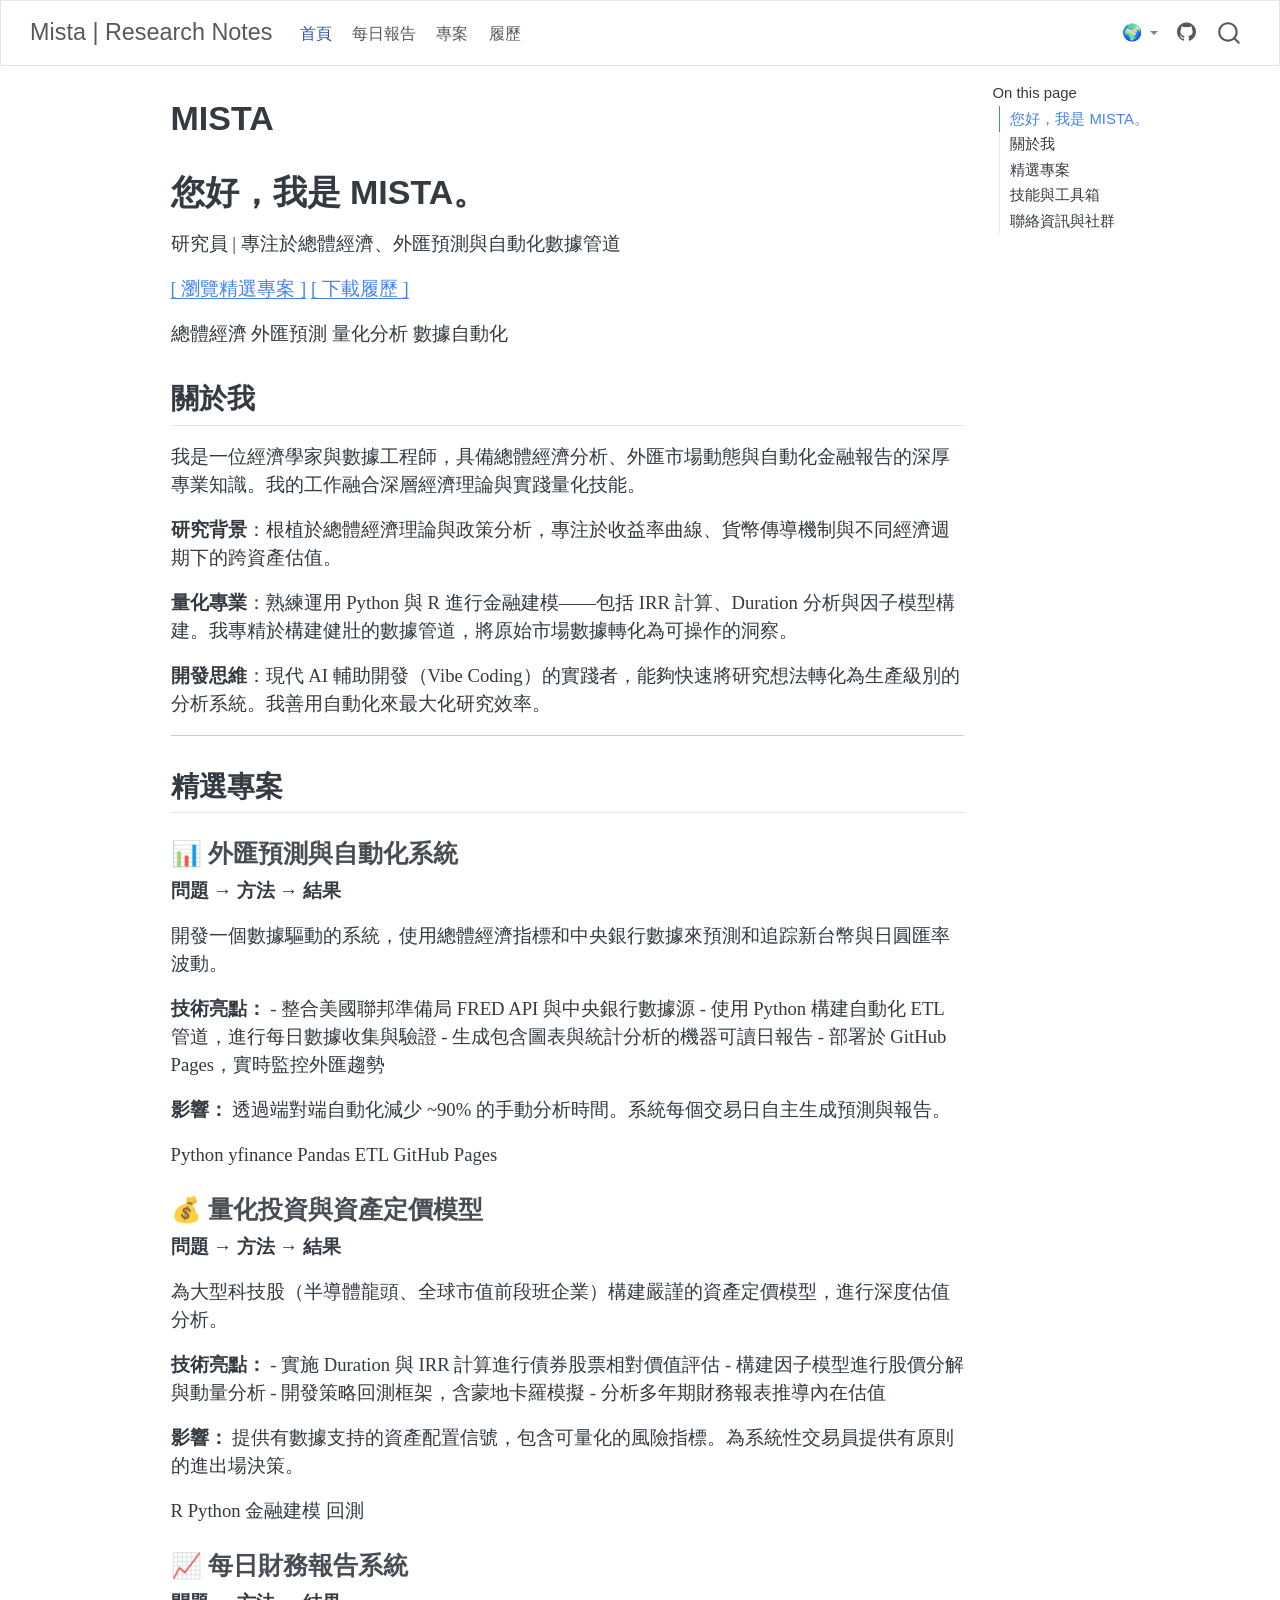
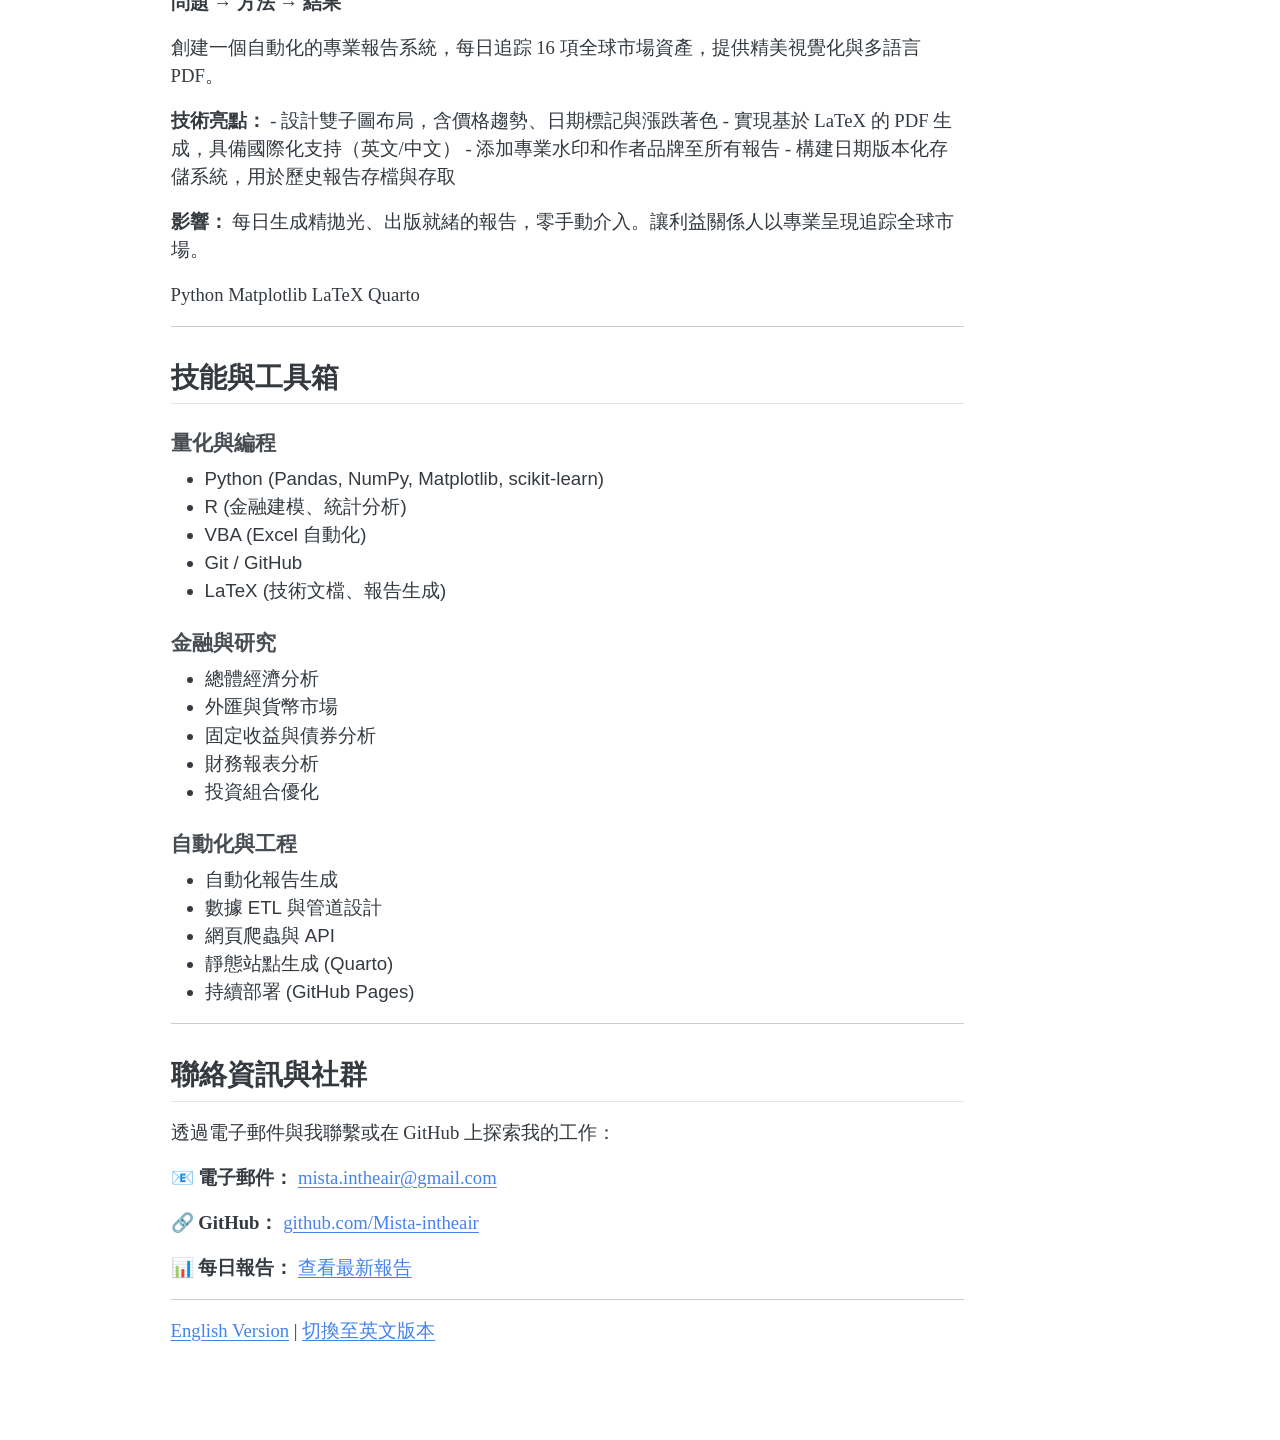
<file: docs/index.html>
<!DOCTYPE html>
<html xmlns="http://www.w3.org/1999/xhtml" lang="en" xml:lang="en"><head>

<meta charset="utf-8">
<meta name="generator" content="quarto-1.9.37">

<meta name="viewport" content="width=device-width, initial-scale=1.0, user-scalable=yes">


<title>MISTA – Mista | Research Notes</title>
<style>
/* Default styles provided by pandoc.
** See https://pandoc.org/MANUAL.html#variables-for-html for config info.
*/
code{white-space: pre-wrap;}
span.smallcaps{font-variant: small-caps;}
div.columns{display: flex; gap: min(4vw, 1.5em);}
div.column{flex: auto; overflow-x: auto;}
div.hanging-indent{margin-left: 1.5em; text-indent: -1.5em;}
ul.task-list{list-style: none;}
ul.task-list li input[type="checkbox"] {
  width: 0.8em;
  margin: 0 0.8em 0.2em -1em; /* quarto-specific, see https://github.com/quarto-dev/quarto-cli/issues/4556 */ 
  vertical-align: middle;
}
</style>


<script src="site_libs/quarto-nav/quarto-nav.js"></script>
<script src="site_libs/quarto-nav/headroom.min.js"></script>
<script src="site_libs/clipboard/clipboard.min.js"></script>
<script src="site_libs/quarto-search/autocomplete.umd.js"></script>
<script src="site_libs/quarto-search/fuse.min.js"></script>
<script src="site_libs/quarto-search/quarto-search.js"></script>
<meta name="quarto:offset" content="./">
<script src="site_libs/quarto-html/quarto.js" type="module"></script>
<script src="site_libs/quarto-html/tabsets/tabsets.js" type="module"></script>
<script src="site_libs/quarto-html/popper.min.js"></script>
<script src="site_libs/quarto-html/tippy.umd.min.js"></script>
<script src="site_libs/quarto-html/anchor.min.js"></script>
<link href="site_libs/quarto-html/tippy.css" rel="stylesheet">
<link href="site_libs/quarto-html/quarto-syntax-highlighting-7f8f88aac4f3542376d5c11b86a4c14d.css" rel="stylesheet" id="quarto-text-highlighting-styles">
<script src="site_libs/bootstrap/bootstrap.min.js"></script>
<link href="site_libs/bootstrap/bootstrap-icons.css" rel="stylesheet">
<link href="site_libs/bootstrap/bootstrap-e293c083bc3161872a2091866b560dde.min.css" rel="stylesheet" append-hash="true" id="quarto-bootstrap" data-mode="light">
<script id="quarto-search-options" type="application/json">{
  "location": "navbar",
  "copy-button": false,
  "collapse-after": 3,
  "panel-placement": "end",
  "type": "overlay",
  "limit": 50,
  "keyboard-shortcut": [
    "f",
    "/",
    "s"
  ],
  "show-item-context": false,
  "language": {
    "search-no-results-text": "No results",
    "search-matching-documents-text": "matching documents",
    "search-copy-link-title": "Copy link to search",
    "search-hide-matches-text": "Hide additional matches",
    "search-more-match-text": "more match in this document",
    "search-more-matches-text": "more matches in this document",
    "search-clear-button-title": "Clear",
    "search-text-placeholder": "",
    "search-detached-cancel-button-title": "Cancel",
    "search-submit-button-title": "Submit",
    "search-label": "Search"
  }
}</script>
<link rel="preconnect" href="https://fonts.googleapis.com">
<link rel="preconnect" href="https://fonts.gstatic.com" crossorigin="">
<link href="https://fonts.googleapis.com/css2?family=Space+Grotesk:wght@400;500;700&amp;family=IBM+Plex+Serif:wght@400;600&amp;family=IBM+Plex+Mono:wght@400;500&amp;display=swap" rel="stylesheet">

<!-- Google Analytics -->
<script async="" src="https://www.googletagmanager.com/gtag/js?id=G-RG1JE089R0"></script>
<script>
  window.dataLayer = window.dataLayer || [];
  function gtag(){dataLayer.push(arguments);}
  gtag('js', new Date());
  gtag('config', 'G-RG1JE089R0');
</script>

<!-- Microsoft Clarity -->
<script type="text/javascript">
  (function(c,l,a,r,i,t,y){
    c[a]=c[a]||function(){(c[a].q=c[a].q||[]).push(arguments)};
    t=l.createElement(r);t.async=1;t.src="https://www.clarity.ms/tag/"+i;
    y=l.getElementsByTagName(r)[0];y.parentNode.insertBefore(t,y);
  })(window, document, "clarity", "script", "wtxzzi8pvm");
</script>


<link rel="stylesheet" href="styles.scss">
</head>

<body class="nav-fixed quarto-light">

<div id="quarto-search-results"></div>
  <header id="quarto-header" class="headroom fixed-top">
    <nav class="navbar navbar-expand-lg " data-bs-theme="dark">
      <div class="navbar-container container-fluid">
      <div class="navbar-brand-container mx-auto">
    <a class="navbar-brand" href="./index.html">
    <span class="navbar-title">Mista | Research Notes</span>
    </a>
  </div>
            <div id="quarto-search" class="" title="Search"></div>
          <button class="navbar-toggler" type="button" data-bs-toggle="collapse" data-bs-target="#navbarCollapse" aria-controls="navbarCollapse" role="menu" aria-expanded="false" aria-label="Toggle navigation" onclick="if (window.quartoToggleHeadroom) { window.quartoToggleHeadroom(); }">
  <span class="navbar-toggler-icon"></span>
</button>
          <div class="collapse navbar-collapse" id="navbarCollapse">
            <ul class="navbar-nav navbar-nav-scroll me-auto">
  <li class="nav-item">
    <a class="nav-link active" href="./index.html" aria-current="page"> 
<span class="menu-text">首頁</span></a>
  </li>  
  <li class="nav-item">
    <a class="nav-link" href="./daily-reports.html"> 
<span class="menu-text">每日報告</span></a>
  </li>  
  <li class="nav-item">
    <a class="nav-link" href="./projects.html"> 
<span class="menu-text">專案</span></a>
  </li>  
  <li class="nav-item">
    <a class="nav-link" href="./cv.html"> 
<span class="menu-text">履歷</span></a>
  </li>  
</ul>
            <ul class="navbar-nav navbar-nav-scroll ms-auto">
  <li class="nav-item dropdown ">
    <a class="nav-link dropdown-toggle" href="#" id="nav-menu-" role="link" data-bs-toggle="dropdown" aria-expanded="false">
 <span class="menu-text">🌍</span>
    </a>
    <ul class="dropdown-menu dropdown-menu-end" aria-labelledby="nav-menu-">    
        <li>
    <a class="dropdown-item" href="./index.html">
 <span class="dropdown-text">中文 (Chinese)</span></a>
  </li>  
        <li>
    <a class="dropdown-item" href="./en/index.html">
 <span class="dropdown-text">English</span></a>
  </li>  
    </ul>
  </li>
  <li class="nav-item compact">
    <a class="nav-link" href="https://github.com/your-username"> <i class="bi bi-github" role="img">
</i> 
<span class="menu-text"></span></a>
  </li>  
</ul>
          </div> <!-- /navcollapse -->
            <div class="quarto-navbar-tools">
</div>
      </div> <!-- /container-fluid -->
    </nav>
</header>
<!-- content -->
<div id="quarto-content" class="quarto-container page-columns page-rows-contents page-layout-article page-navbar">
<!-- sidebar -->
<!-- margin-sidebar -->
    <div id="quarto-margin-sidebar" class="sidebar margin-sidebar">
        <nav id="TOC" role="doc-toc" class="toc-active">
    <h2 id="toc-title">On this page</h2>
   
  <ul>
  <li><a href="#您好我是-mista" id="toc-您好我是-mista" class="nav-link active" data-scroll-target="#您好我是-mista">您好，我是 MISTA。</a></li>
  <li><a href="#關於我" id="toc-關於我" class="nav-link" data-scroll-target="#關於我">關於我</a></li>
  <li><a href="#featured-projects" id="toc-featured-projects" class="nav-link" data-scroll-target="#featured-projects">精選專案</a></li>
  <li><a href="#技能與工具箱" id="toc-技能與工具箱" class="nav-link" data-scroll-target="#技能與工具箱">技能與工具箱</a></li>
  <li><a href="#聯絡資訊與社群" id="toc-聯絡資訊與社群" class="nav-link" data-scroll-target="#聯絡資訊與社群">聯絡資訊與社群</a></li>
  </ul>
</nav>
    </div>
<!-- main -->
<main class="content" id="quarto-document-content">

<header id="title-block-header" class="quarto-title-block default">
<div class="quarto-title">
<h1 class="title">MISTA</h1>
</div>



<div class="quarto-title-meta">

    
  
    
  </div>
  


</header>


<section id="您好我是-mista" class="level1 hero">
<h1>您好，我是 MISTA。</h1>
<div class="subtitle">
<p>研究員 | 專注於總體經濟、外匯預測與自動化數據管道</p>
</div>
<div class="cta-buttons">
<p><a href="#featured-projects" class="btn-cta btn-primary">[ 瀏覽精選專案 ]</a> <a href="cv.html" class="btn-cta btn-secondary">[ 下載履歷 ]</a></p>
</div>
<div class="badge-line">
<p><span>總體經濟</span> <span>外匯預測</span> <span>量化分析</span> <span>數據自動化</span></p>
</div>
</section>
<section id="關於我" class="level2">
<h2 class="anchored" data-anchor-id="關於我">關於我</h2>
<p>我是一位經濟學家與數據工程師，具備總體經濟分析、外匯市場動態與自動化金融報告的深厚專業知識。我的工作融合深層經濟理論與實踐量化技能。</p>
<p><strong>研究背景</strong>：根植於總體經濟理論與政策分析，專注於收益率曲線、貨幣傳導機制與不同經濟週期下的跨資產估值。</p>
<p><strong>量化專業</strong>：熟練運用 Python 與 R 進行金融建模——包括 IRR 計算、Duration 分析與因子模型構建。我專精於構建健壯的數據管道，將原始市場數據轉化為可操作的洞察。</p>
<p><strong>開發思維</strong>：現代 AI 輔助開發（Vibe Coding）的實踐者，能夠快速將研究想法轉化為生產級別的分析系統。我善用自動化來最大化研究效率。</p>
<hr>
</section>
<section id="featured-projects" class="level2">
<h2 class="anchored" data-anchor-id="featured-projects">精選專案</h2>
<div class="project-grid">
<section id="外匯預測與自動化系統" class="level3 project-card">
<h3 class="anchored" data-anchor-id="外匯預測與自動化系統">📊 外匯預測與自動化系統</h3>
<p><strong>問題 → 方法 → 結果</strong></p>
<p>開發一個數據驅動的系統，使用總體經濟指標和中央銀行數據來預測和追踪新台幣與日圓匯率波動。</p>
<p><strong>技術亮點：</strong> - 整合美國聯邦準備局 FRED API 與中央銀行數據源 - 使用 Python 構建自動化 ETL 管道，進行每日數據收集與驗證 - 生成包含圖表與統計分析的機器可讀日報告 - 部署於 GitHub Pages，實時監控外匯趨勢</p>
<p><strong>影響：</strong> 透過端對端自動化減少 ~90% 的手動分析時間。系統每個交易日自主生成預測與報告。</p>
<div class="\&quot;tech-tags\&quot;">
<p><span class="\&quot;tech-tag\&quot;">Python</span> <span class="\&quot;tech-tag\&quot;">yfinance</span> <span class="\&quot;tech-tag\&quot;">Pandas</span> <span class="\&quot;tech-tag\&quot;">ETL</span> <span class="\&quot;tech-tag\&quot;">GitHub Pages</span></p>
</div>
</section>
<section id="量化投資與資產定價模型" class="level3 project-card">
<h3 class="anchored" data-anchor-id="量化投資與資產定價模型">💰 量化投資與資產定價模型</h3>
<p><strong>問題 → 方法 → 結果</strong></p>
<p>為大型科技股（半導體龍頭、全球市值前段班企業）構建嚴謹的資產定價模型，進行深度估值分析。</p>
<p><strong>技術亮點：</strong> - 實施 Duration 與 IRR 計算進行債券股票相對價值評估 - 構建因子模型進行股價分解與動量分析 - 開發策略回測框架，含蒙地卡羅模擬 - 分析多年期財務報表推導內在估值</p>
<p><strong>影響：</strong> 提供有數據支持的資產配置信號，包含可量化的風險指標。為系統性交易員提供有原則的進出場決策。</p>
<div class="\&quot;tech-tags\&quot;">
<p><span class="\&quot;tech-tag\&quot;">R</span> <span class="\&quot;tech-tag\&quot;">Python</span> <span class="\&quot;tech-tag\&quot;">金融建模</span> <span class="\&quot;tech-tag\&quot;">回測</span></p>
</div>
</section>
<section id="每日財務報告系統" class="level3 project-card">
<h3 class="anchored" data-anchor-id="每日財務報告系統">📈 每日財務報告系統</h3>
<p><strong>問題 → 方法 → 結果</strong></p>
<p>創建一個自動化的專業報告系統，每日追踪 16 項全球市場資產，提供精美視覺化與多語言 PDF。</p>
<p><strong>技術亮點：</strong> - 設計雙子圖布局，含價格趨勢、日期標記與漲跌著色 - 實現基於 LaTeX 的 PDF 生成，具備國際化支持（英文/中文） - 添加專業水印和作者品牌至所有報告 - 構建日期版本化存儲系統，用於歷史報告存檔與存取</p>
<p><strong>影響：</strong> 每日生成精拋光、出版就緒的報告，零手動介入。讓利益關係人以專業呈現追踪全球市場。</p>
<div class="\&quot;tech-tags\&quot;">
<p><span class="\&quot;tech-tag\&quot;">Python</span> <span class="\&quot;tech-tag\&quot;">Matplotlib</span> <span class="\&quot;tech-tag\&quot;">LaTeX</span> <span class="\&quot;tech-tag\&quot;">Quarto</span></p>
</div>
</section>
</div>
<hr>
</section>
<section id="技能與工具箱" class="level2">
<h2 class="anchored" data-anchor-id="技能與工具箱">技能與工具箱</h2>
<div class="skills-container">
<section id="量化與編程" class="level4 skill-category">
<h4 class="anchored" data-anchor-id="量化與編程">量化與編程</h4>
<ul>
<li>Python (Pandas, NumPy, Matplotlib, scikit-learn)</li>
<li>R (金融建模、統計分析)</li>
<li>VBA (Excel 自動化)</li>
<li>Git / GitHub</li>
<li>LaTeX (技術文檔、報告生成)</li>
</ul>
</section>
<section id="金融與研究" class="level4 skill-category">
<h4 class="anchored" data-anchor-id="金融與研究">金融與研究</h4>
<ul>
<li>總體經濟分析</li>
<li>外匯與貨幣市場</li>
<li>固定收益與債券分析</li>
<li>財務報表分析</li>
<li>投資組合優化</li>
</ul>
</section>
<section id="自動化與工程" class="level4 skill-category">
<h4 class="anchored" data-anchor-id="自動化與工程">自動化與工程</h4>
<ul>
<li>自動化報告生成</li>
<li>數據 ETL 與管道設計</li>
<li>網頁爬蟲與 API</li>
<li>靜態站點生成 (Quarto)</li>
<li>持續部署 (GitHub Pages)</li>
</ul>
</section>
</div>
<hr>
</section>
<section id="聯絡資訊與社群" class="level2">
<h2 class="anchored" data-anchor-id="聯絡資訊與社群">聯絡資訊與社群</h2>
<p>透過電子郵件與我聯繫或在 GitHub 上探索我的工作：</p>
<div class="contact-links">
<p>📧 <strong>電子郵件：</strong> <a href="mailto:mista.intheair@gmail.com">mista.intheair@gmail.com</a></p>
<p>🔗 <strong>GitHub：</strong> <a href="https://github.com/Mista-intheair">github.com/Mista-intheair</a></p>
<p>📊 <strong>每日報告：</strong> <a href="daily-reports.html">查看最新報告</a></p>
</div>
<hr>
<p><strong><a href="en/index.html">English Version</a></strong> | <strong><a href="en/index.html">切換至英文版本</a></strong></p>


</section>

</main> <!-- /main -->
<script id="quarto-html-after-body" type="application/javascript">
  window.document.addEventListener("DOMContentLoaded", function (event) {
    const icon = "";
    const anchorJS = new window.AnchorJS();
    anchorJS.options = {
      placement: 'right',
      icon: icon
    };
    anchorJS.add('.anchored');
    const isCodeAnnotation = (el) => {
      for (const clz of el.classList) {
        if (clz.startsWith('code-annotation-')) {                     
          return true;
        }
      }
      return false;
    }
    const onCopySuccess = function(e) {
      // button target
      const button = e.trigger;
      // don't keep focus
      button.blur();
      // flash "checked"
      button.classList.add('code-copy-button-checked');
      var currentTitle = button.getAttribute("title");
      button.setAttribute("title", "Copied!");
      let tooltip;
      if (window.bootstrap) {
        button.setAttribute("data-bs-toggle", "tooltip");
        button.setAttribute("data-bs-placement", "left");
        button.setAttribute("data-bs-title", "Copied!");
        tooltip = new bootstrap.Tooltip(button, 
          { trigger: "manual", 
            customClass: "code-copy-button-tooltip",
            offset: [0, -8]});
        tooltip.show();    
      }
      setTimeout(function() {
        if (tooltip) {
          tooltip.hide();
          button.removeAttribute("data-bs-title");
          button.removeAttribute("data-bs-toggle");
          button.removeAttribute("data-bs-placement");
        }
        button.setAttribute("title", currentTitle);
        button.classList.remove('code-copy-button-checked');
      }, 1000);
      // clear code selection
      e.clearSelection();
    }
    const getTextToCopy = function(trigger) {
      const outerScaffold = trigger.parentElement.cloneNode(true);
      const codeEl = outerScaffold.querySelector('code');
      for (const childEl of codeEl.children) {
        if (isCodeAnnotation(childEl)) {
          childEl.remove();
        }
      }
      return codeEl.innerText;
    }
    const clipboard = new window.ClipboardJS('.code-copy-button:not([data-in-quarto-modal])', {
      text: getTextToCopy
    });
    clipboard.on('success', onCopySuccess);
    if (window.document.getElementById('quarto-embedded-source-code-modal')) {
      const clipboardModal = new window.ClipboardJS('.code-copy-button[data-in-quarto-modal]', {
        text: getTextToCopy,
        container: window.document.getElementById('quarto-embedded-source-code-modal')
      });
      clipboardModal.on('success', onCopySuccess);
    }
      var localhostRegex = new RegExp(/^(?:http|https):\/\/localhost\:?[0-9]*\//);
      var mailtoRegex = new RegExp(/^mailto:/);
        var filterRegex = new RegExp('/' + window.location.host + '/');
      var isInternal = (href) => {
          return filterRegex.test(href) || localhostRegex.test(href) || mailtoRegex.test(href);
      }
      // Inspect non-navigation links and adorn them if external
     var links = window.document.querySelectorAll('a[href]:not(.nav-link):not(.navbar-brand):not(.toc-action):not(.sidebar-link):not(.sidebar-item-toggle):not(.pagination-link):not(.no-external):not([aria-hidden]):not(.dropdown-item):not(.quarto-navigation-tool):not(.about-link)');
      for (var i=0; i<links.length; i++) {
        const link = links[i];
        if (!isInternal(link.href)) {
          // undo the damage that might have been done by quarto-nav.js in the case of
          // links that we want to consider external
          if (link.dataset.originalHref !== undefined) {
            link.href = link.dataset.originalHref;
          }
        }
      }
    function tippyHover(el, contentFn, onTriggerFn, onUntriggerFn) {
      const config = {
        allowHTML: true,
        maxWidth: 500,
        delay: 100,
        arrow: false,
        appendTo: function(el) {
            return el.parentElement;
        },
        interactive: true,
        interactiveBorder: 10,
        theme: 'quarto',
        placement: 'bottom-start',
      };
      if (contentFn) {
        config.content = contentFn;
      }
      if (onTriggerFn) {
        config.onTrigger = onTriggerFn;
      }
      if (onUntriggerFn) {
        config.onUntrigger = onUntriggerFn;
      }
      window.tippy(el, config); 
    }
    const noterefs = window.document.querySelectorAll('a[role="doc-noteref"]');
    for (var i=0; i<noterefs.length; i++) {
      const ref = noterefs[i];
      tippyHover(ref, function() {
        // use id or data attribute instead here
        let href = ref.getAttribute('data-footnote-href') || ref.getAttribute('href');
        try { href = new URL(href).hash; } catch {}
        const id = href.replace(/^#\/?/, "");
        const note = window.document.getElementById(id);
        if (note) {
          return note.innerHTML;
        } else {
          return "";
        }
      });
    }
    const xrefs = window.document.querySelectorAll('a.quarto-xref');
    const processXRef = (id, note) => {
      // Strip column container classes
      const stripColumnClz = (el) => {
        el.classList.remove("page-full", "page-columns");
        if (el.children) {
          for (const child of el.children) {
            stripColumnClz(child);
          }
        }
      }
      stripColumnClz(note)
      if (id === null || id.startsWith('sec-')) {
        // Special case sections, only their first couple elements
        const container = document.createElement("div");
        if (note.children && note.children.length > 2) {
          container.appendChild(note.children[0].cloneNode(true));
          for (let i = 1; i < note.children.length; i++) {
            const child = note.children[i];
            if (child.tagName === "P" && child.innerText === "") {
              continue;
            } else {
              container.appendChild(child.cloneNode(true));
              break;
            }
          }
          if (window.Quarto?.typesetMath) {
            window.Quarto.typesetMath(container);
          }
          return container.innerHTML
        } else {
          if (window.Quarto?.typesetMath) {
            window.Quarto.typesetMath(note);
          }
          return note.innerHTML;
        }
      } else {
        // Remove any anchor links if they are present
        const anchorLink = note.querySelector('a.anchorjs-link');
        if (anchorLink) {
          anchorLink.remove();
        }
        if (window.Quarto?.typesetMath) {
          window.Quarto.typesetMath(note);
        }
        if (note.classList.contains("callout")) {
          return note.outerHTML;
        } else {
          return note.innerHTML;
        }
      }
    }
    for (var i=0; i<xrefs.length; i++) {
      const xref = xrefs[i];
      tippyHover(xref, undefined, function(instance) {
        instance.disable();
        let url = xref.getAttribute('href');
        let hash = undefined; 
        if (url.startsWith('#')) {
          hash = url;
        } else {
          try { hash = new URL(url).hash; } catch {}
        }
        if (hash) {
          const id = hash.replace(/^#\/?/, "");
          const note = window.document.getElementById(id);
          if (note !== null) {
            try {
              const html = processXRef(id, note.cloneNode(true));
              instance.setContent(html);
            } finally {
              instance.enable();
              instance.show();
            }
          } else {
            // See if we can fetch this
            fetch(url.split('#')[0])
            .then(res => res.text())
            .then(html => {
              const parser = new DOMParser();
              const htmlDoc = parser.parseFromString(html, "text/html");
              const note = htmlDoc.getElementById(id);
              if (note !== null) {
                const html = processXRef(id, note);
                instance.setContent(html);
              } 
            }).finally(() => {
              instance.enable();
              instance.show();
            });
          }
        } else {
          // See if we can fetch a full url (with no hash to target)
          // This is a special case and we should probably do some content thinning / targeting
          fetch(url)
          .then(res => res.text())
          .then(html => {
            const parser = new DOMParser();
            const htmlDoc = parser.parseFromString(html, "text/html");
            const note = htmlDoc.querySelector('main.content');
            if (note !== null) {
              // This should only happen for chapter cross references
              // (since there is no id in the URL)
              // remove the first header
              if (note.children.length > 0 && note.children[0].tagName === "HEADER") {
                note.children[0].remove();
              }
              const html = processXRef(null, note);
              instance.setContent(html);
            } 
          }).finally(() => {
            instance.enable();
            instance.show();
          });
        }
      }, function(instance) {
      });
    }
        let selectedAnnoteEl;
        const selectorForAnnotation = ( cell, annotation) => {
          let cellAttr = 'data-code-cell="' + cell + '"';
          let lineAttr = 'data-code-annotation="' +  annotation + '"';
          const selector = 'span[' + cellAttr + '][' + lineAttr + ']';
          return selector;
        }
        const selectCodeLines = (annoteEl) => {
          const doc = window.document;
          const targetCell = annoteEl.getAttribute("data-target-cell");
          const targetAnnotation = annoteEl.getAttribute("data-target-annotation");
          const annoteSpan = window.document.querySelector(selectorForAnnotation(targetCell, targetAnnotation));
          const lines = annoteSpan.getAttribute("data-code-lines").split(",");
          const lineIds = lines.map((line) => {
            return targetCell + "-" + line;
          })
          let top = null;
          let height = null;
          let parent = null;
          if (lineIds.length > 0) {
              //compute the position of the single el (top and bottom and make a div)
              const el = window.document.getElementById(lineIds[0]);
              top = el.offsetTop;
              height = el.offsetHeight;
              parent = el.parentElement.parentElement;
            if (lineIds.length > 1) {
              const lastEl = window.document.getElementById(lineIds[lineIds.length - 1]);
              const bottom = lastEl.offsetTop + lastEl.offsetHeight;
              height = bottom - top;
            }
            if (top !== null && height !== null && parent !== null) {
              // cook up a div (if necessary) and position it 
              let div = window.document.getElementById("code-annotation-line-highlight");
              if (div === null) {
                div = window.document.createElement("div");
                div.setAttribute("id", "code-annotation-line-highlight");
                div.style.position = 'absolute';
                parent.appendChild(div);
              }
              div.style.top = top - 2 + "px";
              div.style.height = height + 4 + "px";
              div.style.left = 0;
              let gutterDiv = window.document.getElementById("code-annotation-line-highlight-gutter");
              if (gutterDiv === null) {
                gutterDiv = window.document.createElement("div");
                gutterDiv.setAttribute("id", "code-annotation-line-highlight-gutter");
                gutterDiv.style.position = 'absolute';
                const codeCell = window.document.getElementById(targetCell);
                const gutter = codeCell.querySelector('.code-annotation-gutter');
                gutter.appendChild(gutterDiv);
              }
              gutterDiv.style.top = top - 2 + "px";
              gutterDiv.style.height = height + 4 + "px";
            }
            selectedAnnoteEl = annoteEl;
          }
        };
        const unselectCodeLines = () => {
          const elementsIds = ["code-annotation-line-highlight", "code-annotation-line-highlight-gutter"];
          elementsIds.forEach((elId) => {
            const div = window.document.getElementById(elId);
            if (div) {
              div.remove();
            }
          });
          selectedAnnoteEl = undefined;
        };
          // Handle positioning of the toggle
      window.addEventListener(
        "resize",
        throttle(() => {
          elRect = undefined;
          if (selectedAnnoteEl) {
            selectCodeLines(selectedAnnoteEl);
          }
        }, 10)
      );
      function throttle(fn, ms) {
      let throttle = false;
      let timer;
        return (...args) => {
          if(!throttle) { // first call gets through
              fn.apply(this, args);
              throttle = true;
          } else { // all the others get throttled
              if(timer) clearTimeout(timer); // cancel #2
              timer = setTimeout(() => {
                fn.apply(this, args);
                timer = throttle = false;
              }, ms);
          }
        };
      }
        // Attach click handler to the DT
        const annoteDls = window.document.querySelectorAll('dt[data-target-cell]');
        for (const annoteDlNode of annoteDls) {
          annoteDlNode.addEventListener('click', (event) => {
            const clickedEl = event.target;
            if (clickedEl !== selectedAnnoteEl) {
              unselectCodeLines();
              const activeEl = window.document.querySelector('dt[data-target-cell].code-annotation-active');
              if (activeEl) {
                activeEl.classList.remove('code-annotation-active');
              }
              selectCodeLines(clickedEl);
              clickedEl.classList.add('code-annotation-active');
            } else {
              // Unselect the line
              unselectCodeLines();
              clickedEl.classList.remove('code-annotation-active');
            }
          });
        }
    const findCites = (el) => {
      const parentEl = el.parentElement;
      if (parentEl) {
        const cites = parentEl.dataset.cites;
        if (cites) {
          return {
            el,
            cites: cites.split(' ')
          };
        } else {
          return findCites(el.parentElement)
        }
      } else {
        return undefined;
      }
    };
    var bibliorefs = window.document.querySelectorAll('a[role="doc-biblioref"]');
    for (var i=0; i<bibliorefs.length; i++) {
      const ref = bibliorefs[i];
      const citeInfo = findCites(ref);
      if (citeInfo) {
        tippyHover(citeInfo.el, function() {
          var popup = window.document.createElement('div');
          citeInfo.cites.forEach(function(cite) {
            var citeDiv = window.document.createElement('div');
            citeDiv.classList.add('hanging-indent');
            citeDiv.classList.add('csl-entry');
            var biblioDiv = window.document.getElementById('ref-' + cite);
            if (biblioDiv) {
              citeDiv.innerHTML = biblioDiv.innerHTML;
            }
            popup.appendChild(citeDiv);
          });
          return popup.innerHTML;
        });
      }
    }
  });
  </script>
</div> <!-- /content -->




</body></html>
</file>
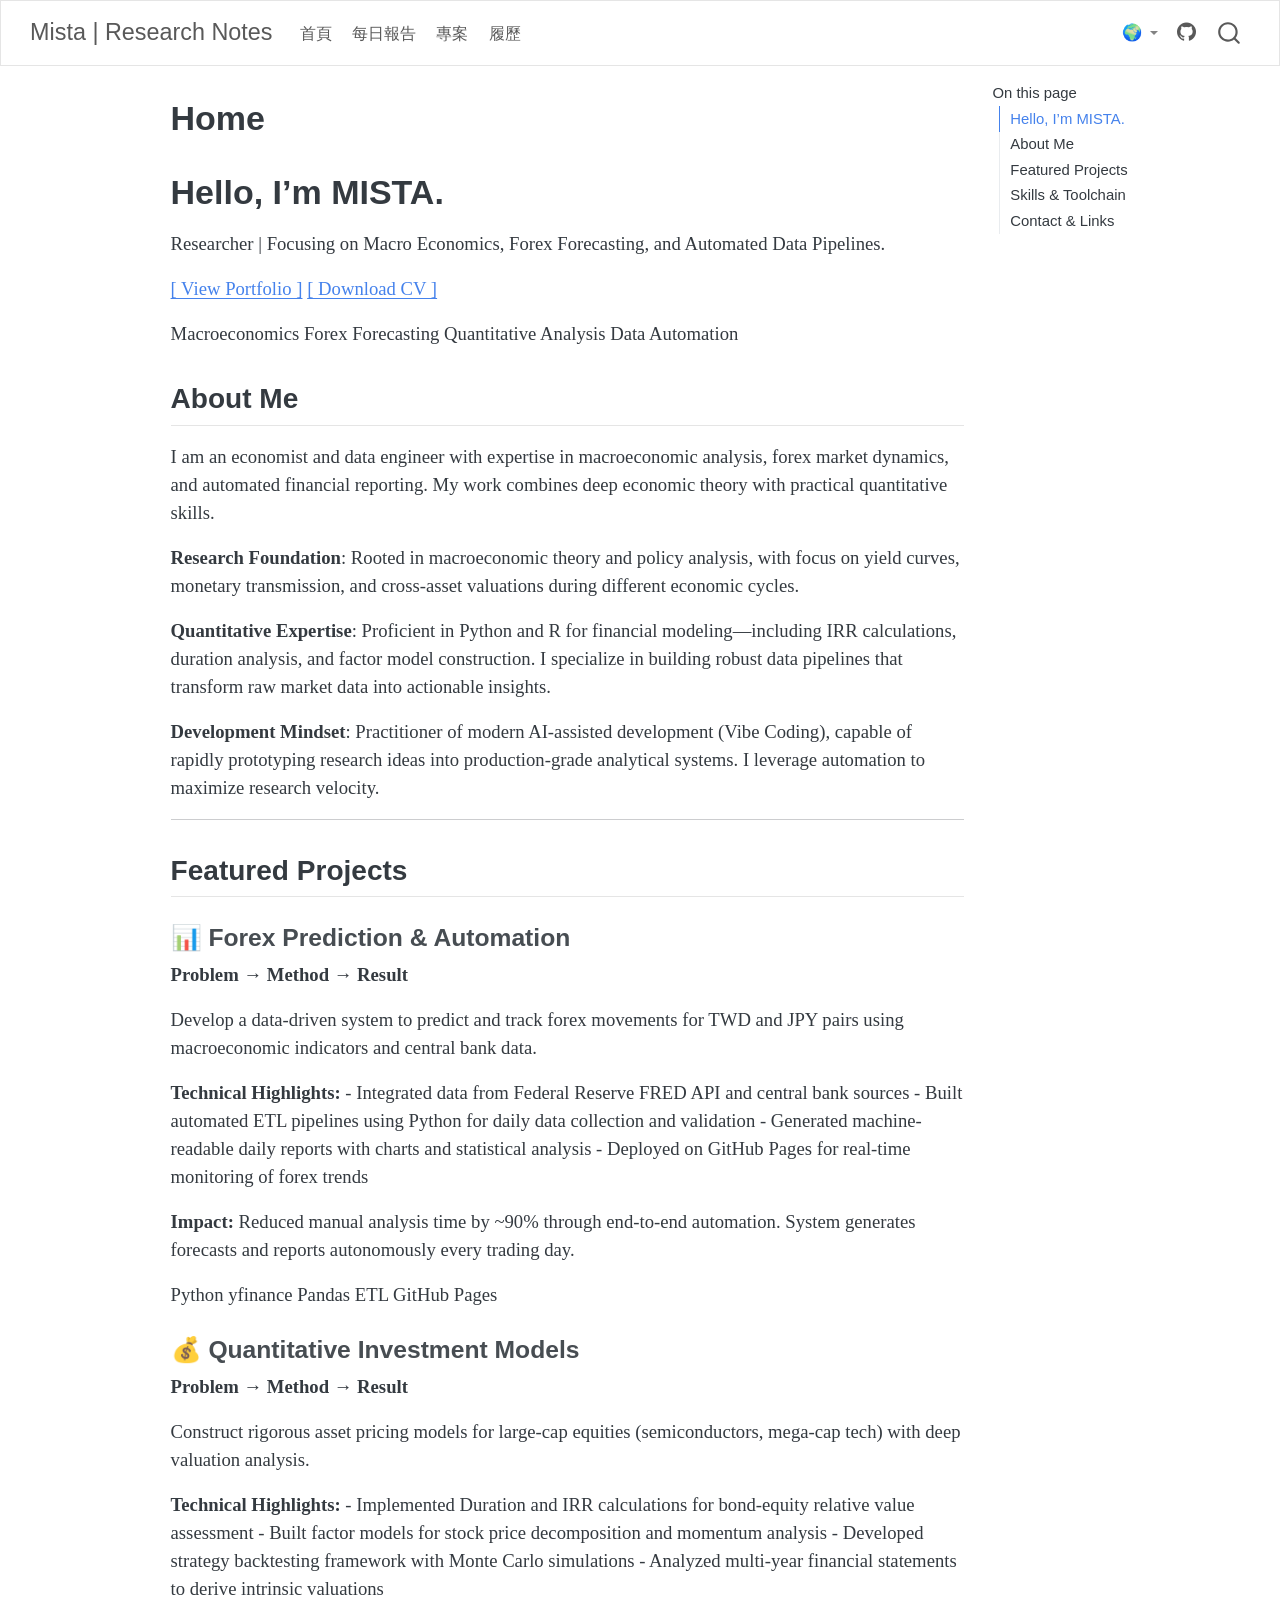
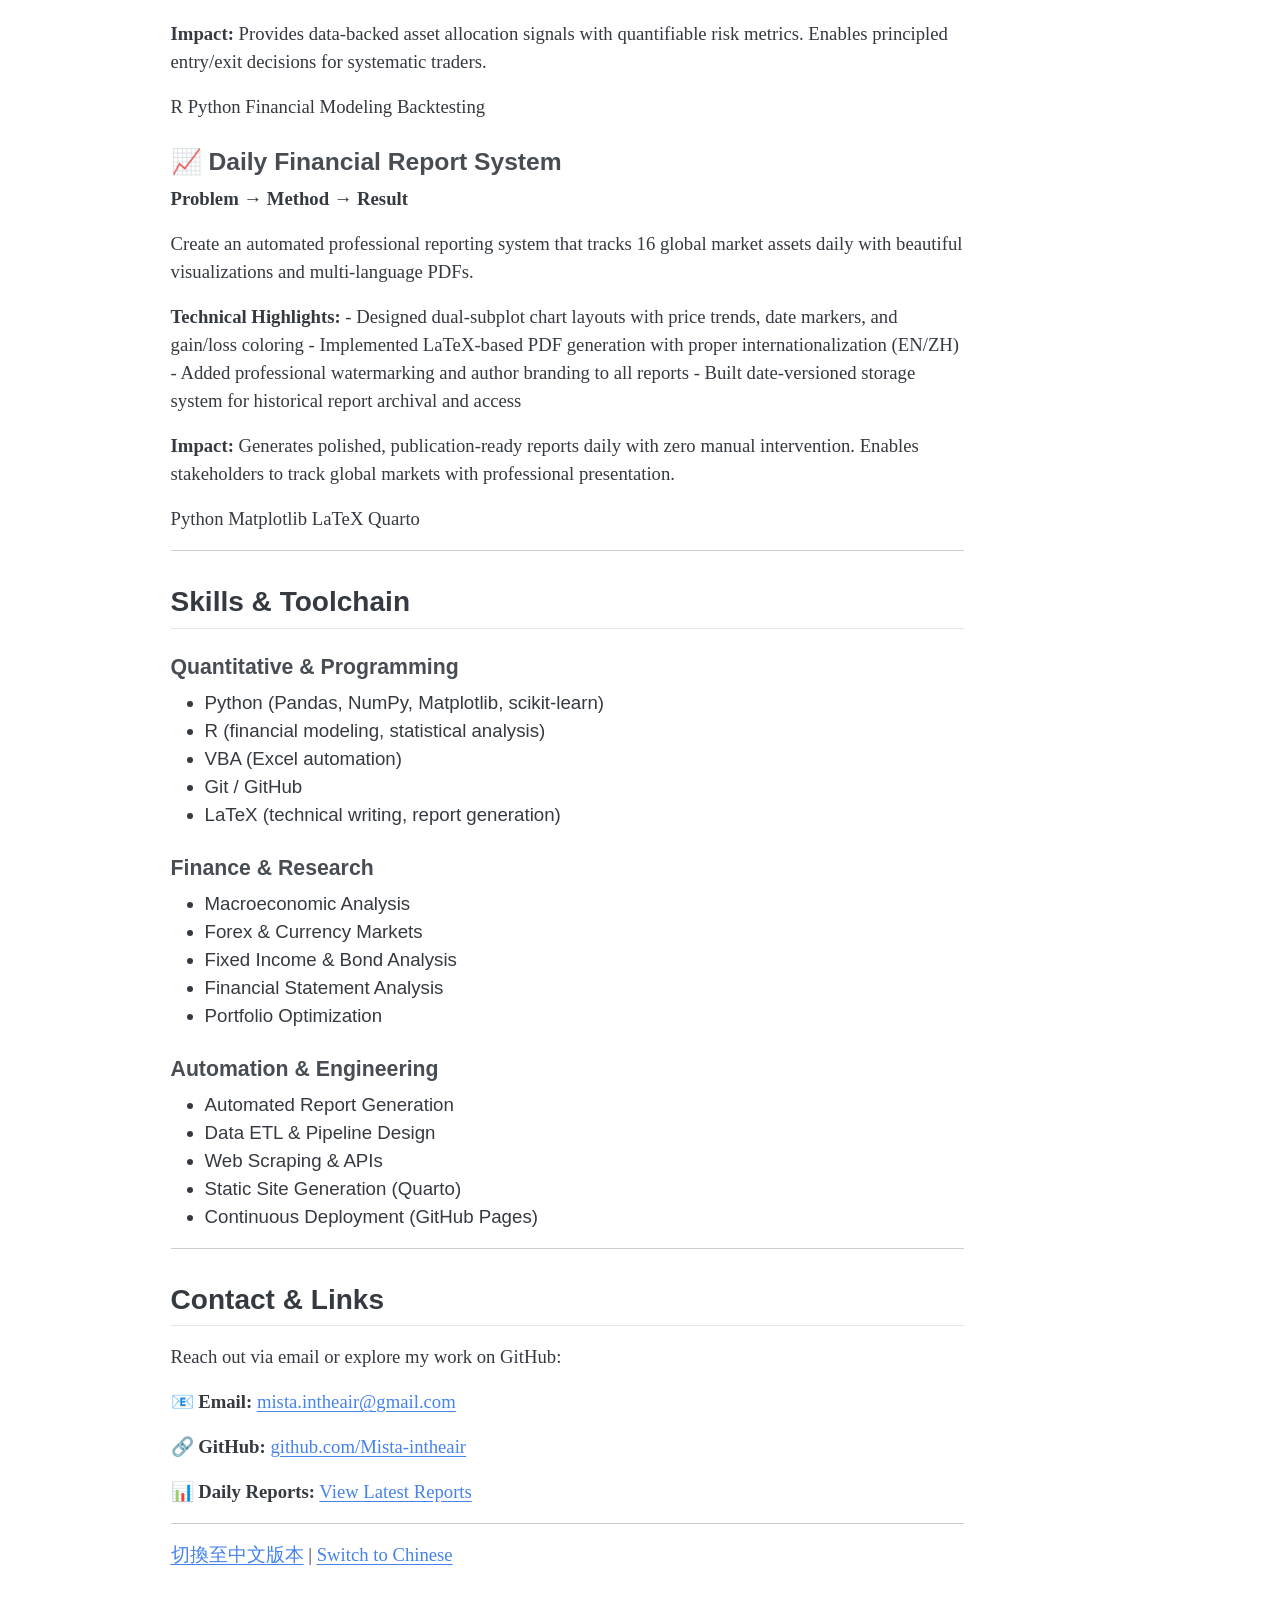
<file: docs/en/index.html>
<!DOCTYPE html>
<html xmlns="http://www.w3.org/1999/xhtml" lang="en" xml:lang="en"><head>

<meta charset="utf-8">
<meta name="generator" content="quarto-1.9.37">

<meta name="viewport" content="width=device-width, initial-scale=1.0, user-scalable=yes">


<title>Home – Mista | Research Notes</title>
<style>
/* Default styles provided by pandoc.
** See https://pandoc.org/MANUAL.html#variables-for-html for config info.
*/
code{white-space: pre-wrap;}
span.smallcaps{font-variant: small-caps;}
div.columns{display: flex; gap: min(4vw, 1.5em);}
div.column{flex: auto; overflow-x: auto;}
div.hanging-indent{margin-left: 1.5em; text-indent: -1.5em;}
ul.task-list{list-style: none;}
ul.task-list li input[type="checkbox"] {
  width: 0.8em;
  margin: 0 0.8em 0.2em -1em; /* quarto-specific, see https://github.com/quarto-dev/quarto-cli/issues/4556 */ 
  vertical-align: middle;
}
</style>


<script src="../site_libs/quarto-nav/quarto-nav.js"></script>
<script src="../site_libs/quarto-nav/headroom.min.js"></script>
<script src="../site_libs/clipboard/clipboard.min.js"></script>
<script src="../site_libs/quarto-search/autocomplete.umd.js"></script>
<script src="../site_libs/quarto-search/fuse.min.js"></script>
<script src="../site_libs/quarto-search/quarto-search.js"></script>
<meta name="quarto:offset" content="../">
<script src="../site_libs/quarto-html/quarto.js" type="module"></script>
<script src="../site_libs/quarto-html/tabsets/tabsets.js" type="module"></script>
<script src="../site_libs/quarto-html/popper.min.js"></script>
<script src="../site_libs/quarto-html/tippy.umd.min.js"></script>
<script src="../site_libs/quarto-html/anchor.min.js"></script>
<link href="../site_libs/quarto-html/tippy.css" rel="stylesheet">
<link href="../site_libs/quarto-html/quarto-syntax-highlighting-7f8f88aac4f3542376d5c11b86a4c14d.css" rel="stylesheet" id="quarto-text-highlighting-styles">
<script src="../site_libs/bootstrap/bootstrap.min.js"></script>
<link href="../site_libs/bootstrap/bootstrap-icons.css" rel="stylesheet">
<link href="../site_libs/bootstrap/bootstrap-e293c083bc3161872a2091866b560dde.min.css" rel="stylesheet" append-hash="true" id="quarto-bootstrap" data-mode="light">
<script id="quarto-search-options" type="application/json">{
  "location": "navbar",
  "copy-button": false,
  "collapse-after": 3,
  "panel-placement": "end",
  "type": "overlay",
  "limit": 50,
  "keyboard-shortcut": [
    "f",
    "/",
    "s"
  ],
  "show-item-context": false,
  "language": {
    "search-no-results-text": "No results",
    "search-matching-documents-text": "matching documents",
    "search-copy-link-title": "Copy link to search",
    "search-hide-matches-text": "Hide additional matches",
    "search-more-match-text": "more match in this document",
    "search-more-matches-text": "more matches in this document",
    "search-clear-button-title": "Clear",
    "search-text-placeholder": "",
    "search-detached-cancel-button-title": "Cancel",
    "search-submit-button-title": "Submit",
    "search-label": "Search"
  }
}</script>
<link rel="preconnect" href="https://fonts.googleapis.com">
<link rel="preconnect" href="https://fonts.gstatic.com" crossorigin="">
<link href="https://fonts.googleapis.com/css2?family=Space+Grotesk:wght@400;500;700&amp;family=IBM+Plex+Serif:wght@400;600&amp;family=IBM+Plex+Mono:wght@400;500&amp;display=swap" rel="stylesheet">

<!-- Google Analytics -->
<script async="" src="https://www.googletagmanager.com/gtag/js?id=G-RG1JE089R0"></script>
<script>
  window.dataLayer = window.dataLayer || [];
  function gtag(){dataLayer.push(arguments);}
  gtag('js', new Date());
  gtag('config', 'G-RG1JE089R0');
</script>

<!-- Microsoft Clarity -->
<script type="text/javascript">
  (function(c,l,a,r,i,t,y){
    c[a]=c[a]||function(){(c[a].q=c[a].q||[]).push(arguments)};
    t=l.createElement(r);t.async=1;t.src="https://www.clarity.ms/tag/"+i;
    y=l.getElementsByTagName(r)[0];y.parentNode.insertBefore(t,y);
  })(window, document, "clarity", "script", "wtxzzi8pvm");
</script>


<link rel="stylesheet" href="../styles.scss">
</head>

<body class="nav-fixed quarto-light">

<div id="quarto-search-results"></div>
  <header id="quarto-header" class="headroom fixed-top">
    <nav class="navbar navbar-expand-lg " data-bs-theme="dark">
      <div class="navbar-container container-fluid">
      <div class="navbar-brand-container mx-auto">
    <a class="navbar-brand" href="../index.html">
    <span class="navbar-title">Mista | Research Notes</span>
    </a>
  </div>
            <div id="quarto-search" class="" title="Search"></div>
          <button class="navbar-toggler" type="button" data-bs-toggle="collapse" data-bs-target="#navbarCollapse" aria-controls="navbarCollapse" role="menu" aria-expanded="false" aria-label="Toggle navigation" onclick="if (window.quartoToggleHeadroom) { window.quartoToggleHeadroom(); }">
  <span class="navbar-toggler-icon"></span>
</button>
          <div class="collapse navbar-collapse" id="navbarCollapse">
            <ul class="navbar-nav navbar-nav-scroll me-auto">
  <li class="nav-item">
    <a class="nav-link" href="../index.html"> 
<span class="menu-text">首頁</span></a>
  </li>  
  <li class="nav-item">
    <a class="nav-link" href="../daily-reports.html"> 
<span class="menu-text">每日報告</span></a>
  </li>  
  <li class="nav-item">
    <a class="nav-link" href="../projects.html"> 
<span class="menu-text">專案</span></a>
  </li>  
  <li class="nav-item">
    <a class="nav-link" href="../cv.html"> 
<span class="menu-text">履歷</span></a>
  </li>  
</ul>
            <ul class="navbar-nav navbar-nav-scroll ms-auto">
  <li class="nav-item dropdown ">
    <a class="nav-link dropdown-toggle" href="#" id="nav-menu-" role="link" data-bs-toggle="dropdown" aria-expanded="false">
 <span class="menu-text">🌍</span>
    </a>
    <ul class="dropdown-menu dropdown-menu-end" aria-labelledby="nav-menu-">    
        <li>
    <a class="dropdown-item" href="../index.html">
 <span class="dropdown-text">中文 (Chinese)</span></a>
  </li>  
        <li>
    <a class="dropdown-item" href="../en/index.html">
 <span class="dropdown-text">English</span></a>
  </li>  
    </ul>
  </li>
  <li class="nav-item compact">
    <a class="nav-link" href="https://github.com/your-username"> <i class="bi bi-github" role="img">
</i> 
<span class="menu-text"></span></a>
  </li>  
</ul>
          </div> <!-- /navcollapse -->
            <div class="quarto-navbar-tools">
</div>
      </div> <!-- /container-fluid -->
    </nav>
</header>
<!-- content -->
<div id="quarto-content" class="quarto-container page-columns page-rows-contents page-layout-article page-navbar">
<!-- sidebar -->
<!-- margin-sidebar -->
    <div id="quarto-margin-sidebar" class="sidebar margin-sidebar">
        <nav id="TOC" role="doc-toc" class="toc-active">
    <h2 id="toc-title">On this page</h2>
   
  <ul>
  <li><a href="#hello-im-mista." id="toc-hello-im-mista." class="nav-link active" data-scroll-target="#hello-im-mista.">Hello, I’m MISTA.</a></li>
  <li><a href="#about-me" id="toc-about-me" class="nav-link" data-scroll-target="#about-me">About Me</a></li>
  <li><a href="#featured-projects" id="toc-featured-projects" class="nav-link" data-scroll-target="#featured-projects">Featured Projects</a></li>
  <li><a href="#skills-toolchain" id="toc-skills-toolchain" class="nav-link" data-scroll-target="#skills-toolchain">Skills &amp; Toolchain</a></li>
  <li><a href="#contact-links" id="toc-contact-links" class="nav-link" data-scroll-target="#contact-links">Contact &amp; Links</a></li>
  </ul>
</nav>
    </div>
<!-- main -->
<main class="content" id="quarto-document-content">

<header id="title-block-header" class="quarto-title-block default">
<div class="quarto-title">
<h1 class="title">Home</h1>
</div>



<div class="quarto-title-meta">

    
  
    
  </div>
  


</header>


<section id="hello-im-mista." class="level1 hero">
<h1>Hello, I’m MISTA.</h1>
<div class="subtitle">
<p>Researcher | Focusing on Macro Economics, Forex Forecasting, and Automated Data Pipelines.</p>
</div>
<div class="cta-buttons">
<p><a href="#featured-projects" class="btn-cta btn-primary">[ View Portfolio ]</a> <a href="cv.html" class="btn-cta btn-secondary">[ Download CV ]</a></p>
</div>
<div class="badge-line">
<p><span>Macroeconomics</span> <span>Forex Forecasting</span> <span>Quantitative Analysis</span> <span>Data Automation</span></p>
</div>
</section>
<section id="about-me" class="level2">
<h2 class="anchored" data-anchor-id="about-me">About Me</h2>
<p>I am an economist and data engineer with expertise in macroeconomic analysis, forex market dynamics, and automated financial reporting. My work combines deep economic theory with practical quantitative skills.</p>
<p><strong>Research Foundation</strong>: Rooted in macroeconomic theory and policy analysis, with focus on yield curves, monetary transmission, and cross-asset valuations during different economic cycles.</p>
<p><strong>Quantitative Expertise</strong>: Proficient in Python and R for financial modeling—including IRR calculations, duration analysis, and factor model construction. I specialize in building robust data pipelines that transform raw market data into actionable insights.</p>
<p><strong>Development Mindset</strong>: Practitioner of modern AI-assisted development (Vibe Coding), capable of rapidly prototyping research ideas into production-grade analytical systems. I leverage automation to maximize research velocity.</p>
<hr>
</section>
<section id="featured-projects" class="level2">
<h2 class="anchored" data-anchor-id="featured-projects">Featured Projects</h2>
<div class="project-grid">
<section id="forex-prediction-automation" class="level3 project-card">
<h3 class="anchored" data-anchor-id="forex-prediction-automation">📊 Forex Prediction &amp; Automation</h3>
<p><strong>Problem</strong> → <strong>Method</strong> → <strong>Result</strong></p>
<p>Develop a data-driven system to predict and track forex movements for TWD and JPY pairs using macroeconomic indicators and central bank data.</p>
<p><strong>Technical Highlights:</strong> - Integrated data from Federal Reserve FRED API and central bank sources - Built automated ETL pipelines using Python for daily data collection and validation - Generated machine-readable daily reports with charts and statistical analysis - Deployed on GitHub Pages for real-time monitoring of forex trends</p>
<p><strong>Impact:</strong> Reduced manual analysis time by ~90% through end-to-end automation. System generates forecasts and reports autonomously every trading day.</p>
<div class="tech-tags">
<p><span class="tech-tag">Python</span> <span class="tech-tag">yfinance</span> <span class="tech-tag">Pandas</span> <span class="tech-tag">ETL</span> <span class="tech-tag">GitHub Pages</span></p>
</div>
</section>
<section id="quantitative-investment-models" class="level3 project-card">
<h3 class="anchored" data-anchor-id="quantitative-investment-models">💰 Quantitative Investment Models</h3>
<p><strong>Problem</strong> → <strong>Method</strong> → <strong>Result</strong></p>
<p>Construct rigorous asset pricing models for large-cap equities (semiconductors, mega-cap tech) with deep valuation analysis.</p>
<p><strong>Technical Highlights:</strong> - Implemented Duration and IRR calculations for bond-equity relative value assessment - Built factor models for stock price decomposition and momentum analysis - Developed strategy backtesting framework with Monte Carlo simulations - Analyzed multi-year financial statements to derive intrinsic valuations</p>
<p><strong>Impact:</strong> Provides data-backed asset allocation signals with quantifiable risk metrics. Enables principled entry/exit decisions for systematic traders.</p>
<div class="tech-tags">
<p><span class="tech-tag">R</span> <span class="tech-tag">Python</span> <span class="tech-tag">Financial Modeling</span> <span class="tech-tag">Backtesting</span></p>
</div>
</section>
<section id="daily-financial-report-system" class="level3 project-card">
<h3 class="anchored" data-anchor-id="daily-financial-report-system">📈 Daily Financial Report System</h3>
<p><strong>Problem</strong> → <strong>Method</strong> → <strong>Result</strong></p>
<p>Create an automated professional reporting system that tracks 16 global market assets daily with beautiful visualizations and multi-language PDFs.</p>
<p><strong>Technical Highlights:</strong> - Designed dual-subplot chart layouts with price trends, date markers, and gain/loss coloring - Implemented LaTeX-based PDF generation with proper internationalization (EN/ZH) - Added professional watermarking and author branding to all reports - Built date-versioned storage system for historical report archival and access</p>
<p><strong>Impact:</strong> Generates polished, publication-ready reports daily with zero manual intervention. Enables stakeholders to track global markets with professional presentation.</p>
<div class="tech-tags">
<p><span class="tech-tag">Python</span> <span class="tech-tag">Matplotlib</span> <span class="tech-tag">LaTeX</span> <span class="tech-tag">Quarto</span></p>
</div>
</section>
</div>
<hr>
</section>
<section id="skills-toolchain" class="level2">
<h2 class="anchored" data-anchor-id="skills-toolchain">Skills &amp; Toolchain</h2>
<div class="skills-container">
<section id="quantitative-programming" class="level4 skill-category">
<h4 class="anchored" data-anchor-id="quantitative-programming">Quantitative &amp; Programming</h4>
<ul>
<li>Python (Pandas, NumPy, Matplotlib, scikit-learn)</li>
<li>R (financial modeling, statistical analysis)</li>
<li>VBA (Excel automation)</li>
<li>Git / GitHub</li>
<li>LaTeX (technical writing, report generation)</li>
</ul>
</section>
<section id="finance-research" class="level4 skill-category">
<h4 class="anchored" data-anchor-id="finance-research">Finance &amp; Research</h4>
<ul>
<li>Macroeconomic Analysis</li>
<li>Forex &amp; Currency Markets</li>
<li>Fixed Income &amp; Bond Analysis</li>
<li>Financial Statement Analysis</li>
<li>Portfolio Optimization</li>
</ul>
</section>
<section id="automation-engineering" class="level4 skill-category">
<h4 class="anchored" data-anchor-id="automation-engineering">Automation &amp; Engineering</h4>
<ul>
<li>Automated Report Generation</li>
<li>Data ETL &amp; Pipeline Design</li>
<li>Web Scraping &amp; APIs</li>
<li>Static Site Generation (Quarto)</li>
<li>Continuous Deployment (GitHub Pages)</li>
</ul>
</section>
</div>
<hr>
</section>
<section id="contact-links" class="level2">
<h2 class="anchored" data-anchor-id="contact-links">Contact &amp; Links</h2>
<p>Reach out via email or explore my work on GitHub:</p>
<div class="contact-links">
<p>📧 <strong>Email:</strong> <a href="mailto:mista.intheair@gmail.com">mista.intheair@gmail.com</a></p>
<p>🔗 <strong>GitHub:</strong> <a href="https://github.com/Mista-intheair">github.com/Mista-intheair</a></p>
<p>📊 <strong>Daily Reports:</strong> <a href="daily-reports.html">View Latest Reports</a></p>
</div>
<hr>
<p><strong><a href="../index.html">切換至中文版本</a></strong> | <strong><a href="../index.html">Switch to Chinese</a></strong></p>


</section>

</main> <!-- /main -->
<script id="quarto-html-after-body" type="application/javascript">
  window.document.addEventListener("DOMContentLoaded", function (event) {
    const icon = "";
    const anchorJS = new window.AnchorJS();
    anchorJS.options = {
      placement: 'right',
      icon: icon
    };
    anchorJS.add('.anchored');
    const isCodeAnnotation = (el) => {
      for (const clz of el.classList) {
        if (clz.startsWith('code-annotation-')) {                     
          return true;
        }
      }
      return false;
    }
    const onCopySuccess = function(e) {
      // button target
      const button = e.trigger;
      // don't keep focus
      button.blur();
      // flash "checked"
      button.classList.add('code-copy-button-checked');
      var currentTitle = button.getAttribute("title");
      button.setAttribute("title", "Copied!");
      let tooltip;
      if (window.bootstrap) {
        button.setAttribute("data-bs-toggle", "tooltip");
        button.setAttribute("data-bs-placement", "left");
        button.setAttribute("data-bs-title", "Copied!");
        tooltip = new bootstrap.Tooltip(button, 
          { trigger: "manual", 
            customClass: "code-copy-button-tooltip",
            offset: [0, -8]});
        tooltip.show();    
      }
      setTimeout(function() {
        if (tooltip) {
          tooltip.hide();
          button.removeAttribute("data-bs-title");
          button.removeAttribute("data-bs-toggle");
          button.removeAttribute("data-bs-placement");
        }
        button.setAttribute("title", currentTitle);
        button.classList.remove('code-copy-button-checked');
      }, 1000);
      // clear code selection
      e.clearSelection();
    }
    const getTextToCopy = function(trigger) {
      const outerScaffold = trigger.parentElement.cloneNode(true);
      const codeEl = outerScaffold.querySelector('code');
      for (const childEl of codeEl.children) {
        if (isCodeAnnotation(childEl)) {
          childEl.remove();
        }
      }
      return codeEl.innerText;
    }
    const clipboard = new window.ClipboardJS('.code-copy-button:not([data-in-quarto-modal])', {
      text: getTextToCopy
    });
    clipboard.on('success', onCopySuccess);
    if (window.document.getElementById('quarto-embedded-source-code-modal')) {
      const clipboardModal = new window.ClipboardJS('.code-copy-button[data-in-quarto-modal]', {
        text: getTextToCopy,
        container: window.document.getElementById('quarto-embedded-source-code-modal')
      });
      clipboardModal.on('success', onCopySuccess);
    }
      var localhostRegex = new RegExp(/^(?:http|https):\/\/localhost\:?[0-9]*\//);
      var mailtoRegex = new RegExp(/^mailto:/);
        var filterRegex = new RegExp('/' + window.location.host + '/');
      var isInternal = (href) => {
          return filterRegex.test(href) || localhostRegex.test(href) || mailtoRegex.test(href);
      }
      // Inspect non-navigation links and adorn them if external
     var links = window.document.querySelectorAll('a[href]:not(.nav-link):not(.navbar-brand):not(.toc-action):not(.sidebar-link):not(.sidebar-item-toggle):not(.pagination-link):not(.no-external):not([aria-hidden]):not(.dropdown-item):not(.quarto-navigation-tool):not(.about-link)');
      for (var i=0; i<links.length; i++) {
        const link = links[i];
        if (!isInternal(link.href)) {
          // undo the damage that might have been done by quarto-nav.js in the case of
          // links that we want to consider external
          if (link.dataset.originalHref !== undefined) {
            link.href = link.dataset.originalHref;
          }
        }
      }
    function tippyHover(el, contentFn, onTriggerFn, onUntriggerFn) {
      const config = {
        allowHTML: true,
        maxWidth: 500,
        delay: 100,
        arrow: false,
        appendTo: function(el) {
            return el.parentElement;
        },
        interactive: true,
        interactiveBorder: 10,
        theme: 'quarto',
        placement: 'bottom-start',
      };
      if (contentFn) {
        config.content = contentFn;
      }
      if (onTriggerFn) {
        config.onTrigger = onTriggerFn;
      }
      if (onUntriggerFn) {
        config.onUntrigger = onUntriggerFn;
      }
      window.tippy(el, config); 
    }
    const noterefs = window.document.querySelectorAll('a[role="doc-noteref"]');
    for (var i=0; i<noterefs.length; i++) {
      const ref = noterefs[i];
      tippyHover(ref, function() {
        // use id or data attribute instead here
        let href = ref.getAttribute('data-footnote-href') || ref.getAttribute('href');
        try { href = new URL(href).hash; } catch {}
        const id = href.replace(/^#\/?/, "");
        const note = window.document.getElementById(id);
        if (note) {
          return note.innerHTML;
        } else {
          return "";
        }
      });
    }
    const xrefs = window.document.querySelectorAll('a.quarto-xref');
    const processXRef = (id, note) => {
      // Strip column container classes
      const stripColumnClz = (el) => {
        el.classList.remove("page-full", "page-columns");
        if (el.children) {
          for (const child of el.children) {
            stripColumnClz(child);
          }
        }
      }
      stripColumnClz(note)
      if (id === null || id.startsWith('sec-')) {
        // Special case sections, only their first couple elements
        const container = document.createElement("div");
        if (note.children && note.children.length > 2) {
          container.appendChild(note.children[0].cloneNode(true));
          for (let i = 1; i < note.children.length; i++) {
            const child = note.children[i];
            if (child.tagName === "P" && child.innerText === "") {
              continue;
            } else {
              container.appendChild(child.cloneNode(true));
              break;
            }
          }
          if (window.Quarto?.typesetMath) {
            window.Quarto.typesetMath(container);
          }
          return container.innerHTML
        } else {
          if (window.Quarto?.typesetMath) {
            window.Quarto.typesetMath(note);
          }
          return note.innerHTML;
        }
      } else {
        // Remove any anchor links if they are present
        const anchorLink = note.querySelector('a.anchorjs-link');
        if (anchorLink) {
          anchorLink.remove();
        }
        if (window.Quarto?.typesetMath) {
          window.Quarto.typesetMath(note);
        }
        if (note.classList.contains("callout")) {
          return note.outerHTML;
        } else {
          return note.innerHTML;
        }
      }
    }
    for (var i=0; i<xrefs.length; i++) {
      const xref = xrefs[i];
      tippyHover(xref, undefined, function(instance) {
        instance.disable();
        let url = xref.getAttribute('href');
        let hash = undefined; 
        if (url.startsWith('#')) {
          hash = url;
        } else {
          try { hash = new URL(url).hash; } catch {}
        }
        if (hash) {
          const id = hash.replace(/^#\/?/, "");
          const note = window.document.getElementById(id);
          if (note !== null) {
            try {
              const html = processXRef(id, note.cloneNode(true));
              instance.setContent(html);
            } finally {
              instance.enable();
              instance.show();
            }
          } else {
            // See if we can fetch this
            fetch(url.split('#')[0])
            .then(res => res.text())
            .then(html => {
              const parser = new DOMParser();
              const htmlDoc = parser.parseFromString(html, "text/html");
              const note = htmlDoc.getElementById(id);
              if (note !== null) {
                const html = processXRef(id, note);
                instance.setContent(html);
              } 
            }).finally(() => {
              instance.enable();
              instance.show();
            });
          }
        } else {
          // See if we can fetch a full url (with no hash to target)
          // This is a special case and we should probably do some content thinning / targeting
          fetch(url)
          .then(res => res.text())
          .then(html => {
            const parser = new DOMParser();
            const htmlDoc = parser.parseFromString(html, "text/html");
            const note = htmlDoc.querySelector('main.content');
            if (note !== null) {
              // This should only happen for chapter cross references
              // (since there is no id in the URL)
              // remove the first header
              if (note.children.length > 0 && note.children[0].tagName === "HEADER") {
                note.children[0].remove();
              }
              const html = processXRef(null, note);
              instance.setContent(html);
            } 
          }).finally(() => {
            instance.enable();
            instance.show();
          });
        }
      }, function(instance) {
      });
    }
        let selectedAnnoteEl;
        const selectorForAnnotation = ( cell, annotation) => {
          let cellAttr = 'data-code-cell="' + cell + '"';
          let lineAttr = 'data-code-annotation="' +  annotation + '"';
          const selector = 'span[' + cellAttr + '][' + lineAttr + ']';
          return selector;
        }
        const selectCodeLines = (annoteEl) => {
          const doc = window.document;
          const targetCell = annoteEl.getAttribute("data-target-cell");
          const targetAnnotation = annoteEl.getAttribute("data-target-annotation");
          const annoteSpan = window.document.querySelector(selectorForAnnotation(targetCell, targetAnnotation));
          const lines = annoteSpan.getAttribute("data-code-lines").split(",");
          const lineIds = lines.map((line) => {
            return targetCell + "-" + line;
          })
          let top = null;
          let height = null;
          let parent = null;
          if (lineIds.length > 0) {
              //compute the position of the single el (top and bottom and make a div)
              const el = window.document.getElementById(lineIds[0]);
              top = el.offsetTop;
              height = el.offsetHeight;
              parent = el.parentElement.parentElement;
            if (lineIds.length > 1) {
              const lastEl = window.document.getElementById(lineIds[lineIds.length - 1]);
              const bottom = lastEl.offsetTop + lastEl.offsetHeight;
              height = bottom - top;
            }
            if (top !== null && height !== null && parent !== null) {
              // cook up a div (if necessary) and position it 
              let div = window.document.getElementById("code-annotation-line-highlight");
              if (div === null) {
                div = window.document.createElement("div");
                div.setAttribute("id", "code-annotation-line-highlight");
                div.style.position = 'absolute';
                parent.appendChild(div);
              }
              div.style.top = top - 2 + "px";
              div.style.height = height + 4 + "px";
              div.style.left = 0;
              let gutterDiv = window.document.getElementById("code-annotation-line-highlight-gutter");
              if (gutterDiv === null) {
                gutterDiv = window.document.createElement("div");
                gutterDiv.setAttribute("id", "code-annotation-line-highlight-gutter");
                gutterDiv.style.position = 'absolute';
                const codeCell = window.document.getElementById(targetCell);
                const gutter = codeCell.querySelector('.code-annotation-gutter');
                gutter.appendChild(gutterDiv);
              }
              gutterDiv.style.top = top - 2 + "px";
              gutterDiv.style.height = height + 4 + "px";
            }
            selectedAnnoteEl = annoteEl;
          }
        };
        const unselectCodeLines = () => {
          const elementsIds = ["code-annotation-line-highlight", "code-annotation-line-highlight-gutter"];
          elementsIds.forEach((elId) => {
            const div = window.document.getElementById(elId);
            if (div) {
              div.remove();
            }
          });
          selectedAnnoteEl = undefined;
        };
          // Handle positioning of the toggle
      window.addEventListener(
        "resize",
        throttle(() => {
          elRect = undefined;
          if (selectedAnnoteEl) {
            selectCodeLines(selectedAnnoteEl);
          }
        }, 10)
      );
      function throttle(fn, ms) {
      let throttle = false;
      let timer;
        return (...args) => {
          if(!throttle) { // first call gets through
              fn.apply(this, args);
              throttle = true;
          } else { // all the others get throttled
              if(timer) clearTimeout(timer); // cancel #2
              timer = setTimeout(() => {
                fn.apply(this, args);
                timer = throttle = false;
              }, ms);
          }
        };
      }
        // Attach click handler to the DT
        const annoteDls = window.document.querySelectorAll('dt[data-target-cell]');
        for (const annoteDlNode of annoteDls) {
          annoteDlNode.addEventListener('click', (event) => {
            const clickedEl = event.target;
            if (clickedEl !== selectedAnnoteEl) {
              unselectCodeLines();
              const activeEl = window.document.querySelector('dt[data-target-cell].code-annotation-active');
              if (activeEl) {
                activeEl.classList.remove('code-annotation-active');
              }
              selectCodeLines(clickedEl);
              clickedEl.classList.add('code-annotation-active');
            } else {
              // Unselect the line
              unselectCodeLines();
              clickedEl.classList.remove('code-annotation-active');
            }
          });
        }
    const findCites = (el) => {
      const parentEl = el.parentElement;
      if (parentEl) {
        const cites = parentEl.dataset.cites;
        if (cites) {
          return {
            el,
            cites: cites.split(' ')
          };
        } else {
          return findCites(el.parentElement)
        }
      } else {
        return undefined;
      }
    };
    var bibliorefs = window.document.querySelectorAll('a[role="doc-biblioref"]');
    for (var i=0; i<bibliorefs.length; i++) {
      const ref = bibliorefs[i];
      const citeInfo = findCites(ref);
      if (citeInfo) {
        tippyHover(citeInfo.el, function() {
          var popup = window.document.createElement('div');
          citeInfo.cites.forEach(function(cite) {
            var citeDiv = window.document.createElement('div');
            citeDiv.classList.add('hanging-indent');
            citeDiv.classList.add('csl-entry');
            var biblioDiv = window.document.getElementById('ref-' + cite);
            if (biblioDiv) {
              citeDiv.innerHTML = biblioDiv.innerHTML;
            }
            popup.appendChild(citeDiv);
          });
          return popup.innerHTML;
        });
      }
    }
  });
  </script>
</div> <!-- /content -->




</body></html>
</file>
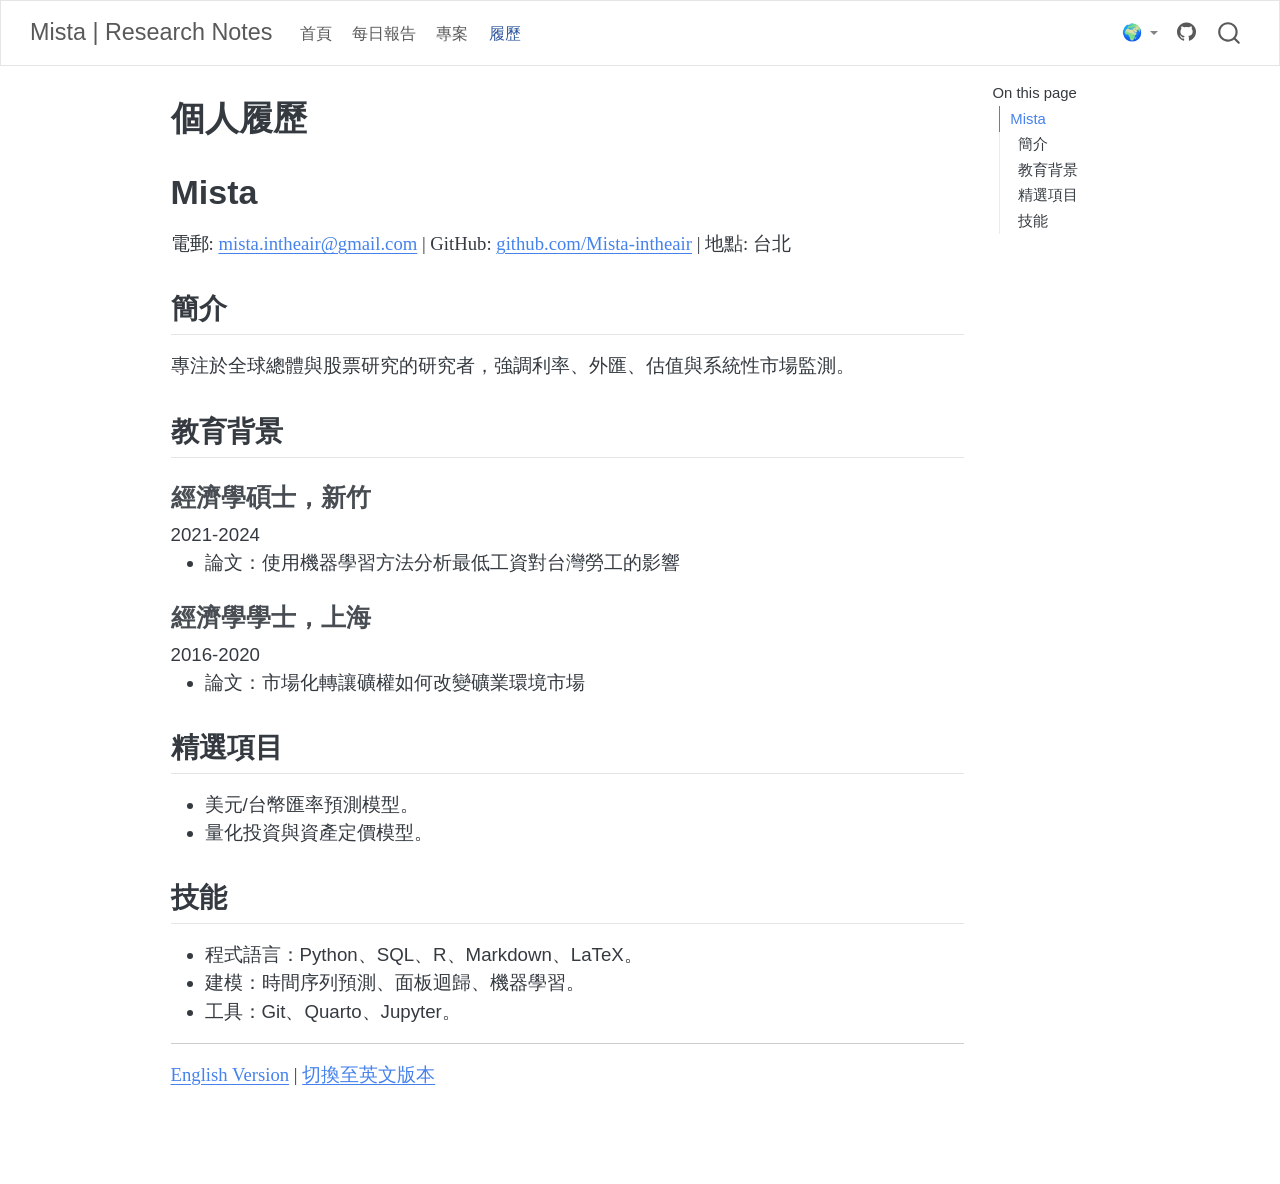
<file: docs/cv.html>
<!DOCTYPE html>
<html xmlns="http://www.w3.org/1999/xhtml" lang="en" xml:lang="en"><head>

<meta charset="utf-8">
<meta name="generator" content="quarto-1.9.37">

<meta name="viewport" content="width=device-width, initial-scale=1.0, user-scalable=yes">


<title>個人履歷 – Mista | Research Notes</title>
<style>
/* Default styles provided by pandoc.
** See https://pandoc.org/MANUAL.html#variables-for-html for config info.
*/
code{white-space: pre-wrap;}
span.smallcaps{font-variant: small-caps;}
div.columns{display: flex; gap: min(4vw, 1.5em);}
div.column{flex: auto; overflow-x: auto;}
div.hanging-indent{margin-left: 1.5em; text-indent: -1.5em;}
ul.task-list{list-style: none;}
ul.task-list li input[type="checkbox"] {
  width: 0.8em;
  margin: 0 0.8em 0.2em -1em; /* quarto-specific, see https://github.com/quarto-dev/quarto-cli/issues/4556 */ 
  vertical-align: middle;
}
</style>


<script src="site_libs/quarto-nav/quarto-nav.js"></script>
<script src="site_libs/quarto-nav/headroom.min.js"></script>
<script src="site_libs/clipboard/clipboard.min.js"></script>
<script src="site_libs/quarto-search/autocomplete.umd.js"></script>
<script src="site_libs/quarto-search/fuse.min.js"></script>
<script src="site_libs/quarto-search/quarto-search.js"></script>
<meta name="quarto:offset" content="./">
<script src="site_libs/quarto-html/quarto.js" type="module"></script>
<script src="site_libs/quarto-html/tabsets/tabsets.js" type="module"></script>
<script src="site_libs/quarto-html/popper.min.js"></script>
<script src="site_libs/quarto-html/tippy.umd.min.js"></script>
<script src="site_libs/quarto-html/anchor.min.js"></script>
<link href="site_libs/quarto-html/tippy.css" rel="stylesheet">
<link href="site_libs/quarto-html/quarto-syntax-highlighting-7f8f88aac4f3542376d5c11b86a4c14d.css" rel="stylesheet" id="quarto-text-highlighting-styles">
<script src="site_libs/bootstrap/bootstrap.min.js"></script>
<link href="site_libs/bootstrap/bootstrap-icons.css" rel="stylesheet">
<link href="site_libs/bootstrap/bootstrap-e293c083bc3161872a2091866b560dde.min.css" rel="stylesheet" append-hash="true" id="quarto-bootstrap" data-mode="light">
<script id="quarto-search-options" type="application/json">{
  "location": "navbar",
  "copy-button": false,
  "collapse-after": 3,
  "panel-placement": "end",
  "type": "overlay",
  "limit": 50,
  "keyboard-shortcut": [
    "f",
    "/",
    "s"
  ],
  "show-item-context": false,
  "language": {
    "search-no-results-text": "No results",
    "search-matching-documents-text": "matching documents",
    "search-copy-link-title": "Copy link to search",
    "search-hide-matches-text": "Hide additional matches",
    "search-more-match-text": "more match in this document",
    "search-more-matches-text": "more matches in this document",
    "search-clear-button-title": "Clear",
    "search-text-placeholder": "",
    "search-detached-cancel-button-title": "Cancel",
    "search-submit-button-title": "Submit",
    "search-label": "Search"
  }
}</script>
<link rel="preconnect" href="https://fonts.googleapis.com">
<link rel="preconnect" href="https://fonts.gstatic.com" crossorigin="">
<link href="https://fonts.googleapis.com/css2?family=Space+Grotesk:wght@400;500;700&amp;family=IBM+Plex+Serif:wght@400;600&amp;family=IBM+Plex+Mono:wght@400;500&amp;display=swap" rel="stylesheet">

<!-- Google Analytics -->
<script async="" src="https://www.googletagmanager.com/gtag/js?id=G-RG1JE089R0"></script>
<script>
  window.dataLayer = window.dataLayer || [];
  function gtag(){dataLayer.push(arguments);}
  gtag('js', new Date());
  gtag('config', 'G-RG1JE089R0');
</script>

<!-- Microsoft Clarity -->
<script type="text/javascript">
  (function(c,l,a,r,i,t,y){
    c[a]=c[a]||function(){(c[a].q=c[a].q||[]).push(arguments)};
    t=l.createElement(r);t.async=1;t.src="https://www.clarity.ms/tag/"+i;
    y=l.getElementsByTagName(r)[0];y.parentNode.insertBefore(t,y);
  })(window, document, "clarity", "script", "wtxzzi8pvm");
</script>


<link rel="stylesheet" href="styles.scss">
</head>

<body class="nav-fixed quarto-light">

<div id="quarto-search-results"></div>
  <header id="quarto-header" class="headroom fixed-top">
    <nav class="navbar navbar-expand-lg " data-bs-theme="dark">
      <div class="navbar-container container-fluid">
      <div class="navbar-brand-container mx-auto">
    <a class="navbar-brand" href="./index.html">
    <span class="navbar-title">Mista | Research Notes</span>
    </a>
  </div>
            <div id="quarto-search" class="" title="Search"></div>
          <button class="navbar-toggler" type="button" data-bs-toggle="collapse" data-bs-target="#navbarCollapse" aria-controls="navbarCollapse" role="menu" aria-expanded="false" aria-label="Toggle navigation" onclick="if (window.quartoToggleHeadroom) { window.quartoToggleHeadroom(); }">
  <span class="navbar-toggler-icon"></span>
</button>
          <div class="collapse navbar-collapse" id="navbarCollapse">
            <ul class="navbar-nav navbar-nav-scroll me-auto">
  <li class="nav-item">
    <a class="nav-link" href="./index.html"> 
<span class="menu-text">首頁</span></a>
  </li>  
  <li class="nav-item">
    <a class="nav-link" href="./daily-reports.html"> 
<span class="menu-text">每日報告</span></a>
  </li>  
  <li class="nav-item">
    <a class="nav-link" href="./projects.html"> 
<span class="menu-text">專案</span></a>
  </li>  
  <li class="nav-item">
    <a class="nav-link active" href="./cv.html" aria-current="page"> 
<span class="menu-text">履歷</span></a>
  </li>  
</ul>
            <ul class="navbar-nav navbar-nav-scroll ms-auto">
  <li class="nav-item dropdown ">
    <a class="nav-link dropdown-toggle" href="#" id="nav-menu-" role="link" data-bs-toggle="dropdown" aria-expanded="false">
 <span class="menu-text">🌍</span>
    </a>
    <ul class="dropdown-menu dropdown-menu-end" aria-labelledby="nav-menu-">    
        <li>
    <a class="dropdown-item" href="./index.html">
 <span class="dropdown-text">中文 (Chinese)</span></a>
  </li>  
        <li>
    <a class="dropdown-item" href="./en/index.html">
 <span class="dropdown-text">English</span></a>
  </li>  
    </ul>
  </li>
  <li class="nav-item compact">
    <a class="nav-link" href="https://github.com/your-username"> <i class="bi bi-github" role="img">
</i> 
<span class="menu-text"></span></a>
  </li>  
</ul>
          </div> <!-- /navcollapse -->
            <div class="quarto-navbar-tools">
</div>
      </div> <!-- /container-fluid -->
    </nav>
</header>
<!-- content -->
<div id="quarto-content" class="quarto-container page-columns page-rows-contents page-layout-article page-navbar">
<!-- sidebar -->
<!-- margin-sidebar -->
    <div id="quarto-margin-sidebar" class="sidebar margin-sidebar">
        <nav id="TOC" role="doc-toc" class="toc-active">
    <h2 id="toc-title">On this page</h2>
   
  <ul>
  <li><a href="#mista" id="toc-mista" class="nav-link active" data-scroll-target="#mista">Mista</a>
  <ul class="collapse">
  <li><a href="#簡介" id="toc-簡介" class="nav-link" data-scroll-target="#簡介">簡介</a></li>
  <li><a href="#教育背景" id="toc-教育背景" class="nav-link" data-scroll-target="#教育背景">教育背景</a>
  <ul class="collapse">
  <li><a href="#經濟學碩士新竹" id="toc-經濟學碩士新竹" class="nav-link" data-scroll-target="#經濟學碩士新竹">經濟學碩士，新竹</a></li>
  <li><a href="#經濟學學士上海" id="toc-經濟學學士上海" class="nav-link" data-scroll-target="#經濟學學士上海">經濟學學士，上海</a></li>
  </ul></li>
  <li><a href="#精選項目" id="toc-精選項目" class="nav-link" data-scroll-target="#精選項目">精選項目</a></li>
  <li><a href="#技能" id="toc-技能" class="nav-link" data-scroll-target="#技能">技能</a></li>
  </ul></li>
  </ul>
</nav>
    </div>
<!-- main -->
<main class="content" id="quarto-document-content">

<header id="title-block-header" class="quarto-title-block default">
<div class="quarto-title">
<h1 class="title">個人履歷</h1>
</div>



<div class="quarto-title-meta">

    
  
    
  </div>
  


</header>


<section id="mista" class="level1 cv-page">
<h1>Mista</h1>
<div class="cv-meta">
<p>電郵: <a href="mailto:mista.intheair@gmail.com">mista.intheair@gmail.com</a> | GitHub: <a href="https://github.com/Mista-intheair">github.com/Mista-intheair</a> | 地點: 台北</p>
</div>
<section id="簡介" class="level2">
<h2 class="anchored" data-anchor-id="簡介">簡介</h2>
<p>專注於全球總體與股票研究的研究者，強調利率、外匯、估值與系統性市場監測。</p>
</section>
<section id="教育背景" class="level2">
<h2 class="anchored" data-anchor-id="教育背景">教育背景</h2>
<section id="經濟學碩士新竹" class="level3">
<h3 class="anchored" data-anchor-id="經濟學碩士新竹">經濟學碩士，新竹</h3>
<div class="cv-meta">
2021-2024
</div>
<ul>
<li>論文：使用機器學習方法分析最低工資對台灣勞工的影響</li>
</ul>
</section>
<section id="經濟學學士上海" class="level3">
<h3 class="anchored" data-anchor-id="經濟學學士上海">經濟學學士，上海</h3>
<div class="cv-meta">
2016-2020
</div>
<ul>
<li>論文：市場化轉讓礦權如何改變礦業環境市場</li>
</ul>
</section>
</section>
<section id="精選項目" class="level2">
<h2 class="anchored" data-anchor-id="精選項目">精選項目</h2>
<ul>
<li>美元/台幣匯率預測模型。</li>
<li>量化投資與資產定價模型。</li>
</ul>
</section>
<section id="技能" class="level2">
<h2 class="anchored" data-anchor-id="技能">技能</h2>
<ul>
<li>程式語言：Python、SQL、R、Markdown、LaTeX。</li>
<li>建模：時間序列預測、面板迴歸、機器學習。</li>
<li>工具：Git、Quarto、Jupyter。</li>
</ul>
</section>
</section>
<hr>
<p><strong><a href="en/cv.html">English Version</a></strong> | <strong><a href="en/cv.html">切換至英文版本</a></strong></p>



</main> <!-- /main -->
<script id="quarto-html-after-body" type="application/javascript">
  window.document.addEventListener("DOMContentLoaded", function (event) {
    const icon = "";
    const anchorJS = new window.AnchorJS();
    anchorJS.options = {
      placement: 'right',
      icon: icon
    };
    anchorJS.add('.anchored');
    const isCodeAnnotation = (el) => {
      for (const clz of el.classList) {
        if (clz.startsWith('code-annotation-')) {                     
          return true;
        }
      }
      return false;
    }
    const onCopySuccess = function(e) {
      // button target
      const button = e.trigger;
      // don't keep focus
      button.blur();
      // flash "checked"
      button.classList.add('code-copy-button-checked');
      var currentTitle = button.getAttribute("title");
      button.setAttribute("title", "Copied!");
      let tooltip;
      if (window.bootstrap) {
        button.setAttribute("data-bs-toggle", "tooltip");
        button.setAttribute("data-bs-placement", "left");
        button.setAttribute("data-bs-title", "Copied!");
        tooltip = new bootstrap.Tooltip(button, 
          { trigger: "manual", 
            customClass: "code-copy-button-tooltip",
            offset: [0, -8]});
        tooltip.show();    
      }
      setTimeout(function() {
        if (tooltip) {
          tooltip.hide();
          button.removeAttribute("data-bs-title");
          button.removeAttribute("data-bs-toggle");
          button.removeAttribute("data-bs-placement");
        }
        button.setAttribute("title", currentTitle);
        button.classList.remove('code-copy-button-checked');
      }, 1000);
      // clear code selection
      e.clearSelection();
    }
    const getTextToCopy = function(trigger) {
      const outerScaffold = trigger.parentElement.cloneNode(true);
      const codeEl = outerScaffold.querySelector('code');
      for (const childEl of codeEl.children) {
        if (isCodeAnnotation(childEl)) {
          childEl.remove();
        }
      }
      return codeEl.innerText;
    }
    const clipboard = new window.ClipboardJS('.code-copy-button:not([data-in-quarto-modal])', {
      text: getTextToCopy
    });
    clipboard.on('success', onCopySuccess);
    if (window.document.getElementById('quarto-embedded-source-code-modal')) {
      const clipboardModal = new window.ClipboardJS('.code-copy-button[data-in-quarto-modal]', {
        text: getTextToCopy,
        container: window.document.getElementById('quarto-embedded-source-code-modal')
      });
      clipboardModal.on('success', onCopySuccess);
    }
      var localhostRegex = new RegExp(/^(?:http|https):\/\/localhost\:?[0-9]*\//);
      var mailtoRegex = new RegExp(/^mailto:/);
        var filterRegex = new RegExp('/' + window.location.host + '/');
      var isInternal = (href) => {
          return filterRegex.test(href) || localhostRegex.test(href) || mailtoRegex.test(href);
      }
      // Inspect non-navigation links and adorn them if external
     var links = window.document.querySelectorAll('a[href]:not(.nav-link):not(.navbar-brand):not(.toc-action):not(.sidebar-link):not(.sidebar-item-toggle):not(.pagination-link):not(.no-external):not([aria-hidden]):not(.dropdown-item):not(.quarto-navigation-tool):not(.about-link)');
      for (var i=0; i<links.length; i++) {
        const link = links[i];
        if (!isInternal(link.href)) {
          // undo the damage that might have been done by quarto-nav.js in the case of
          // links that we want to consider external
          if (link.dataset.originalHref !== undefined) {
            link.href = link.dataset.originalHref;
          }
        }
      }
    function tippyHover(el, contentFn, onTriggerFn, onUntriggerFn) {
      const config = {
        allowHTML: true,
        maxWidth: 500,
        delay: 100,
        arrow: false,
        appendTo: function(el) {
            return el.parentElement;
        },
        interactive: true,
        interactiveBorder: 10,
        theme: 'quarto',
        placement: 'bottom-start',
      };
      if (contentFn) {
        config.content = contentFn;
      }
      if (onTriggerFn) {
        config.onTrigger = onTriggerFn;
      }
      if (onUntriggerFn) {
        config.onUntrigger = onUntriggerFn;
      }
      window.tippy(el, config); 
    }
    const noterefs = window.document.querySelectorAll('a[role="doc-noteref"]');
    for (var i=0; i<noterefs.length; i++) {
      const ref = noterefs[i];
      tippyHover(ref, function() {
        // use id or data attribute instead here
        let href = ref.getAttribute('data-footnote-href') || ref.getAttribute('href');
        try { href = new URL(href).hash; } catch {}
        const id = href.replace(/^#\/?/, "");
        const note = window.document.getElementById(id);
        if (note) {
          return note.innerHTML;
        } else {
          return "";
        }
      });
    }
    const xrefs = window.document.querySelectorAll('a.quarto-xref');
    const processXRef = (id, note) => {
      // Strip column container classes
      const stripColumnClz = (el) => {
        el.classList.remove("page-full", "page-columns");
        if (el.children) {
          for (const child of el.children) {
            stripColumnClz(child);
          }
        }
      }
      stripColumnClz(note)
      if (id === null || id.startsWith('sec-')) {
        // Special case sections, only their first couple elements
        const container = document.createElement("div");
        if (note.children && note.children.length > 2) {
          container.appendChild(note.children[0].cloneNode(true));
          for (let i = 1; i < note.children.length; i++) {
            const child = note.children[i];
            if (child.tagName === "P" && child.innerText === "") {
              continue;
            } else {
              container.appendChild(child.cloneNode(true));
              break;
            }
          }
          if (window.Quarto?.typesetMath) {
            window.Quarto.typesetMath(container);
          }
          return container.innerHTML
        } else {
          if (window.Quarto?.typesetMath) {
            window.Quarto.typesetMath(note);
          }
          return note.innerHTML;
        }
      } else {
        // Remove any anchor links if they are present
        const anchorLink = note.querySelector('a.anchorjs-link');
        if (anchorLink) {
          anchorLink.remove();
        }
        if (window.Quarto?.typesetMath) {
          window.Quarto.typesetMath(note);
        }
        if (note.classList.contains("callout")) {
          return note.outerHTML;
        } else {
          return note.innerHTML;
        }
      }
    }
    for (var i=0; i<xrefs.length; i++) {
      const xref = xrefs[i];
      tippyHover(xref, undefined, function(instance) {
        instance.disable();
        let url = xref.getAttribute('href');
        let hash = undefined; 
        if (url.startsWith('#')) {
          hash = url;
        } else {
          try { hash = new URL(url).hash; } catch {}
        }
        if (hash) {
          const id = hash.replace(/^#\/?/, "");
          const note = window.document.getElementById(id);
          if (note !== null) {
            try {
              const html = processXRef(id, note.cloneNode(true));
              instance.setContent(html);
            } finally {
              instance.enable();
              instance.show();
            }
          } else {
            // See if we can fetch this
            fetch(url.split('#')[0])
            .then(res => res.text())
            .then(html => {
              const parser = new DOMParser();
              const htmlDoc = parser.parseFromString(html, "text/html");
              const note = htmlDoc.getElementById(id);
              if (note !== null) {
                const html = processXRef(id, note);
                instance.setContent(html);
              } 
            }).finally(() => {
              instance.enable();
              instance.show();
            });
          }
        } else {
          // See if we can fetch a full url (with no hash to target)
          // This is a special case and we should probably do some content thinning / targeting
          fetch(url)
          .then(res => res.text())
          .then(html => {
            const parser = new DOMParser();
            const htmlDoc = parser.parseFromString(html, "text/html");
            const note = htmlDoc.querySelector('main.content');
            if (note !== null) {
              // This should only happen for chapter cross references
              // (since there is no id in the URL)
              // remove the first header
              if (note.children.length > 0 && note.children[0].tagName === "HEADER") {
                note.children[0].remove();
              }
              const html = processXRef(null, note);
              instance.setContent(html);
            } 
          }).finally(() => {
            instance.enable();
            instance.show();
          });
        }
      }, function(instance) {
      });
    }
        let selectedAnnoteEl;
        const selectorForAnnotation = ( cell, annotation) => {
          let cellAttr = 'data-code-cell="' + cell + '"';
          let lineAttr = 'data-code-annotation="' +  annotation + '"';
          const selector = 'span[' + cellAttr + '][' + lineAttr + ']';
          return selector;
        }
        const selectCodeLines = (annoteEl) => {
          const doc = window.document;
          const targetCell = annoteEl.getAttribute("data-target-cell");
          const targetAnnotation = annoteEl.getAttribute("data-target-annotation");
          const annoteSpan = window.document.querySelector(selectorForAnnotation(targetCell, targetAnnotation));
          const lines = annoteSpan.getAttribute("data-code-lines").split(",");
          const lineIds = lines.map((line) => {
            return targetCell + "-" + line;
          })
          let top = null;
          let height = null;
          let parent = null;
          if (lineIds.length > 0) {
              //compute the position of the single el (top and bottom and make a div)
              const el = window.document.getElementById(lineIds[0]);
              top = el.offsetTop;
              height = el.offsetHeight;
              parent = el.parentElement.parentElement;
            if (lineIds.length > 1) {
              const lastEl = window.document.getElementById(lineIds[lineIds.length - 1]);
              const bottom = lastEl.offsetTop + lastEl.offsetHeight;
              height = bottom - top;
            }
            if (top !== null && height !== null && parent !== null) {
              // cook up a div (if necessary) and position it 
              let div = window.document.getElementById("code-annotation-line-highlight");
              if (div === null) {
                div = window.document.createElement("div");
                div.setAttribute("id", "code-annotation-line-highlight");
                div.style.position = 'absolute';
                parent.appendChild(div);
              }
              div.style.top = top - 2 + "px";
              div.style.height = height + 4 + "px";
              div.style.left = 0;
              let gutterDiv = window.document.getElementById("code-annotation-line-highlight-gutter");
              if (gutterDiv === null) {
                gutterDiv = window.document.createElement("div");
                gutterDiv.setAttribute("id", "code-annotation-line-highlight-gutter");
                gutterDiv.style.position = 'absolute';
                const codeCell = window.document.getElementById(targetCell);
                const gutter = codeCell.querySelector('.code-annotation-gutter');
                gutter.appendChild(gutterDiv);
              }
              gutterDiv.style.top = top - 2 + "px";
              gutterDiv.style.height = height + 4 + "px";
            }
            selectedAnnoteEl = annoteEl;
          }
        };
        const unselectCodeLines = () => {
          const elementsIds = ["code-annotation-line-highlight", "code-annotation-line-highlight-gutter"];
          elementsIds.forEach((elId) => {
            const div = window.document.getElementById(elId);
            if (div) {
              div.remove();
            }
          });
          selectedAnnoteEl = undefined;
        };
          // Handle positioning of the toggle
      window.addEventListener(
        "resize",
        throttle(() => {
          elRect = undefined;
          if (selectedAnnoteEl) {
            selectCodeLines(selectedAnnoteEl);
          }
        }, 10)
      );
      function throttle(fn, ms) {
      let throttle = false;
      let timer;
        return (...args) => {
          if(!throttle) { // first call gets through
              fn.apply(this, args);
              throttle = true;
          } else { // all the others get throttled
              if(timer) clearTimeout(timer); // cancel #2
              timer = setTimeout(() => {
                fn.apply(this, args);
                timer = throttle = false;
              }, ms);
          }
        };
      }
        // Attach click handler to the DT
        const annoteDls = window.document.querySelectorAll('dt[data-target-cell]');
        for (const annoteDlNode of annoteDls) {
          annoteDlNode.addEventListener('click', (event) => {
            const clickedEl = event.target;
            if (clickedEl !== selectedAnnoteEl) {
              unselectCodeLines();
              const activeEl = window.document.querySelector('dt[data-target-cell].code-annotation-active');
              if (activeEl) {
                activeEl.classList.remove('code-annotation-active');
              }
              selectCodeLines(clickedEl);
              clickedEl.classList.add('code-annotation-active');
            } else {
              // Unselect the line
              unselectCodeLines();
              clickedEl.classList.remove('code-annotation-active');
            }
          });
        }
    const findCites = (el) => {
      const parentEl = el.parentElement;
      if (parentEl) {
        const cites = parentEl.dataset.cites;
        if (cites) {
          return {
            el,
            cites: cites.split(' ')
          };
        } else {
          return findCites(el.parentElement)
        }
      } else {
        return undefined;
      }
    };
    var bibliorefs = window.document.querySelectorAll('a[role="doc-biblioref"]');
    for (var i=0; i<bibliorefs.length; i++) {
      const ref = bibliorefs[i];
      const citeInfo = findCites(ref);
      if (citeInfo) {
        tippyHover(citeInfo.el, function() {
          var popup = window.document.createElement('div');
          citeInfo.cites.forEach(function(cite) {
            var citeDiv = window.document.createElement('div');
            citeDiv.classList.add('hanging-indent');
            citeDiv.classList.add('csl-entry');
            var biblioDiv = window.document.getElementById('ref-' + cite);
            if (biblioDiv) {
              citeDiv.innerHTML = biblioDiv.innerHTML;
            }
            popup.appendChild(citeDiv);
          });
          return popup.innerHTML;
        });
      }
    }
  });
  </script>
</div> <!-- /content -->




</body></html>
</file>
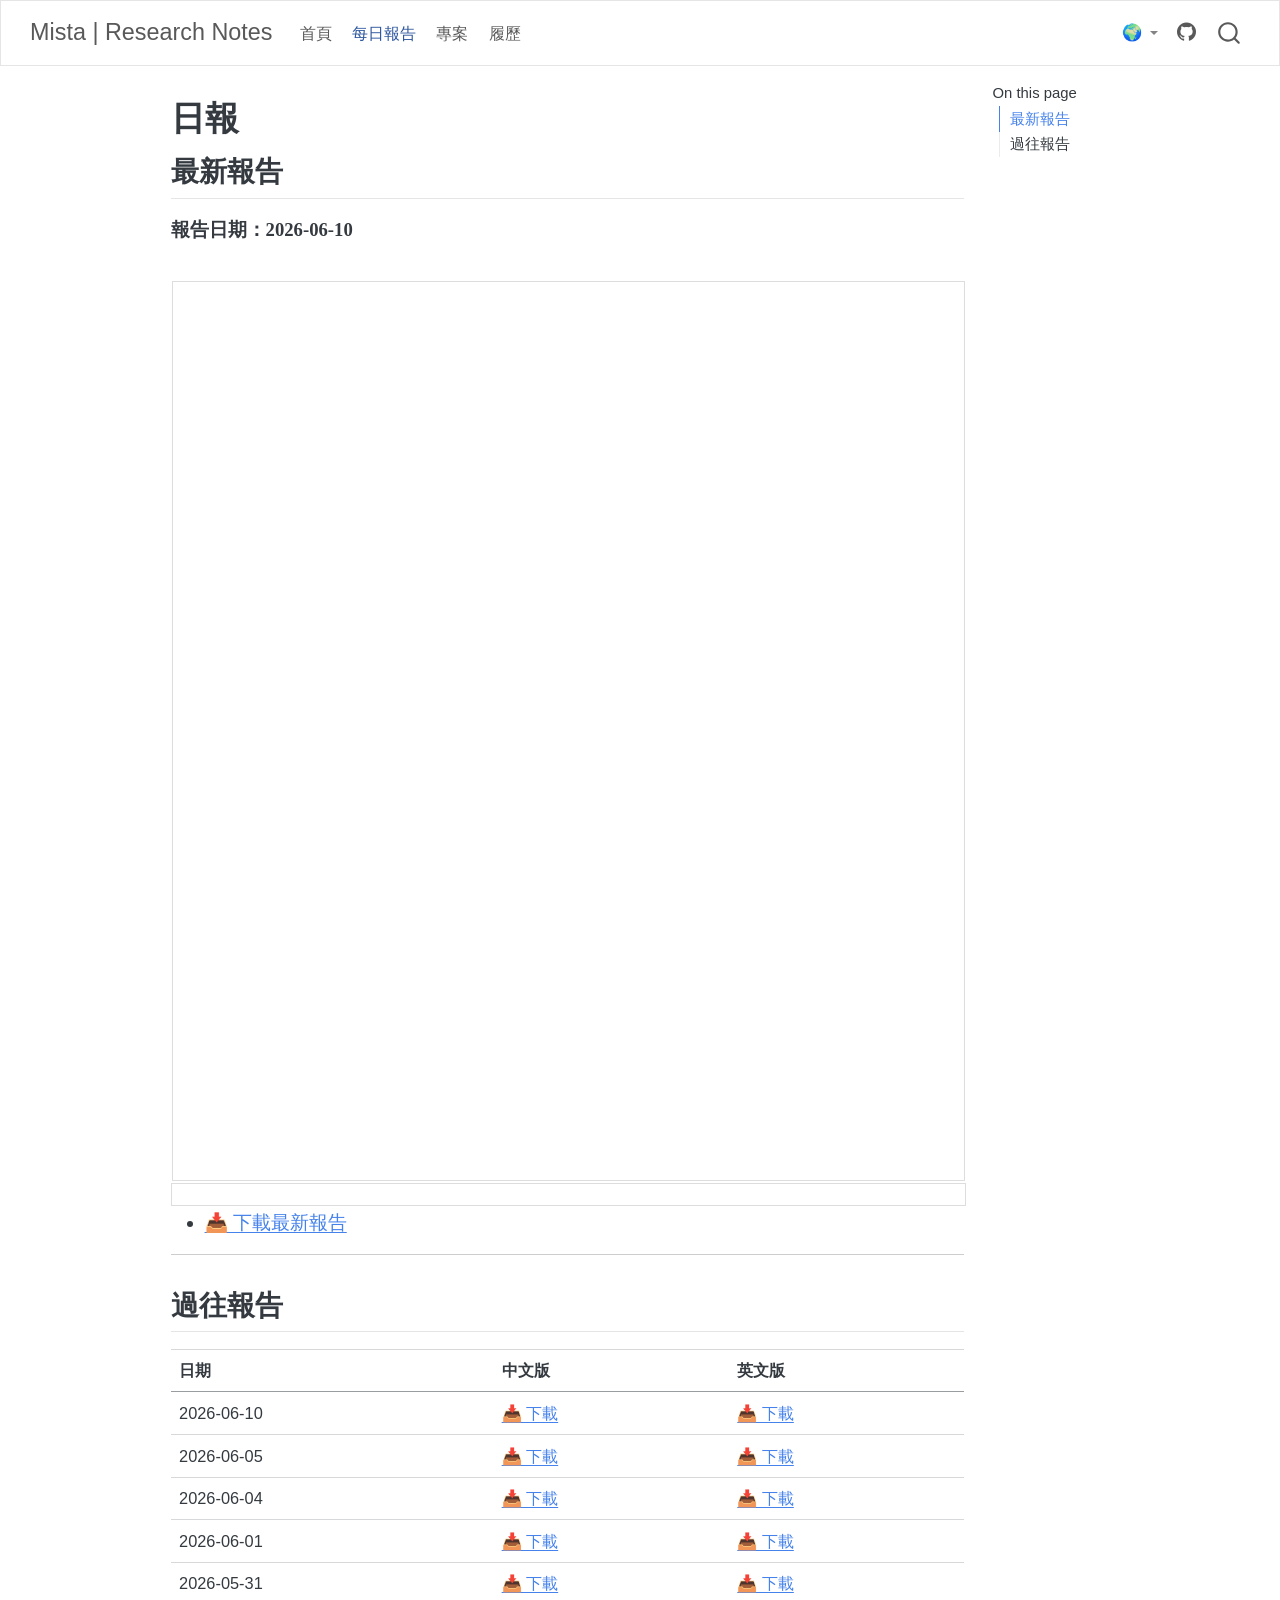
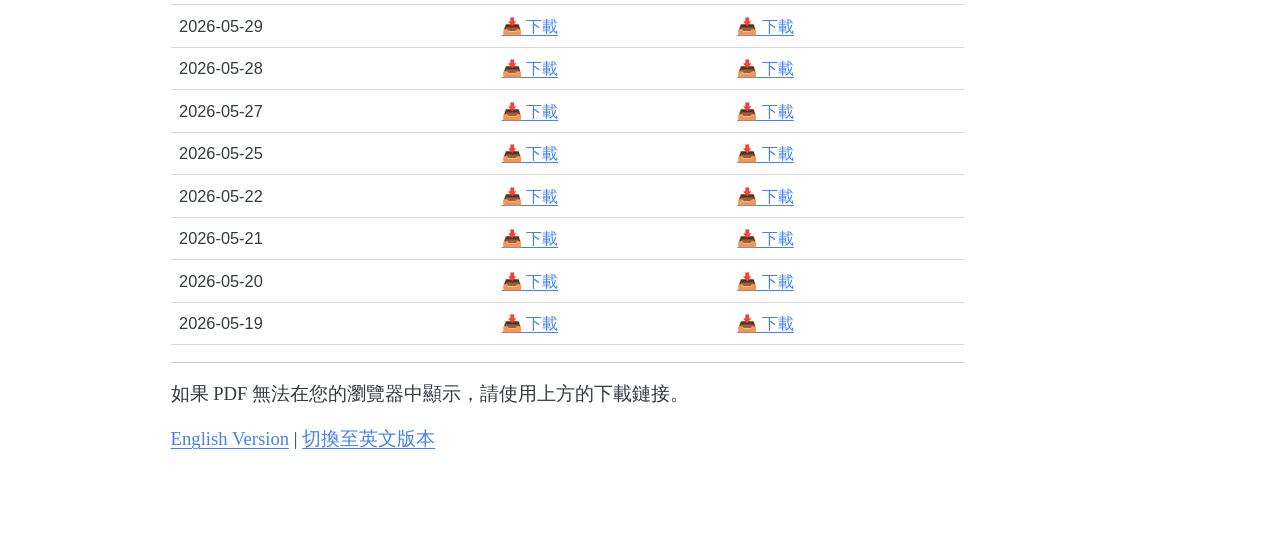
<file: docs/daily-reports.html>
<!DOCTYPE html>
<html xmlns="http://www.w3.org/1999/xhtml" lang="en" xml:lang="en"><head>

<meta charset="utf-8">
<meta name="generator" content="quarto-1.9.37">

<meta name="viewport" content="width=device-width, initial-scale=1.0, user-scalable=yes">


<title>日報 – Mista | Research Notes</title>
<style>
/* Default styles provided by pandoc.
** See https://pandoc.org/MANUAL.html#variables-for-html for config info.
*/
code{white-space: pre-wrap;}
span.smallcaps{font-variant: small-caps;}
div.columns{display: flex; gap: min(4vw, 1.5em);}
div.column{flex: auto; overflow-x: auto;}
div.hanging-indent{margin-left: 1.5em; text-indent: -1.5em;}
ul.task-list{list-style: none;}
ul.task-list li input[type="checkbox"] {
  width: 0.8em;
  margin: 0 0.8em 0.2em -1em; /* quarto-specific, see https://github.com/quarto-dev/quarto-cli/issues/4556 */ 
  vertical-align: middle;
}
</style>


<script src="site_libs/quarto-nav/quarto-nav.js"></script>
<script src="site_libs/quarto-nav/headroom.min.js"></script>
<script src="site_libs/clipboard/clipboard.min.js"></script>
<script src="site_libs/quarto-search/autocomplete.umd.js"></script>
<script src="site_libs/quarto-search/fuse.min.js"></script>
<script src="site_libs/quarto-search/quarto-search.js"></script>
<meta name="quarto:offset" content="./">
<script src="site_libs/quarto-html/quarto.js" type="module"></script>
<script src="site_libs/quarto-html/tabsets/tabsets.js" type="module"></script>
<script src="site_libs/quarto-html/popper.min.js"></script>
<script src="site_libs/quarto-html/tippy.umd.min.js"></script>
<script src="site_libs/quarto-html/anchor.min.js"></script>
<link href="site_libs/quarto-html/tippy.css" rel="stylesheet">
<link href="site_libs/quarto-html/quarto-syntax-highlighting-7f8f88aac4f3542376d5c11b86a4c14d.css" rel="stylesheet" id="quarto-text-highlighting-styles">
<script src="site_libs/bootstrap/bootstrap.min.js"></script>
<link href="site_libs/bootstrap/bootstrap-icons.css" rel="stylesheet">
<link href="site_libs/bootstrap/bootstrap-e293c083bc3161872a2091866b560dde.min.css" rel="stylesheet" append-hash="true" id="quarto-bootstrap" data-mode="light">
<script id="quarto-search-options" type="application/json">{
  "location": "navbar",
  "copy-button": false,
  "collapse-after": 3,
  "panel-placement": "end",
  "type": "overlay",
  "limit": 50,
  "keyboard-shortcut": [
    "f",
    "/",
    "s"
  ],
  "show-item-context": false,
  "language": {
    "search-no-results-text": "No results",
    "search-matching-documents-text": "matching documents",
    "search-copy-link-title": "Copy link to search",
    "search-hide-matches-text": "Hide additional matches",
    "search-more-match-text": "more match in this document",
    "search-more-matches-text": "more matches in this document",
    "search-clear-button-title": "Clear",
    "search-text-placeholder": "",
    "search-detached-cancel-button-title": "Cancel",
    "search-submit-button-title": "Submit",
    "search-label": "Search"
  }
}</script>
<link rel="preconnect" href="https://fonts.googleapis.com">
<link rel="preconnect" href="https://fonts.gstatic.com" crossorigin="">
<link href="https://fonts.googleapis.com/css2?family=Space+Grotesk:wght@400;500;700&amp;family=IBM+Plex+Serif:wght@400;600&amp;family=IBM+Plex+Mono:wght@400;500&amp;display=swap" rel="stylesheet">

<!-- Google Analytics -->
<script async="" src="https://www.googletagmanager.com/gtag/js?id=G-RG1JE089R0"></script>
<script>
  window.dataLayer = window.dataLayer || [];
  function gtag(){dataLayer.push(arguments);}
  gtag('js', new Date());
  gtag('config', 'G-RG1JE089R0');
</script>

<!-- Microsoft Clarity -->
<script type="text/javascript">
  (function(c,l,a,r,i,t,y){
    c[a]=c[a]||function(){(c[a].q=c[a].q||[]).push(arguments)};
    t=l.createElement(r);t.async=1;t.src="https://www.clarity.ms/tag/"+i;
    y=l.getElementsByTagName(r)[0];y.parentNode.insertBefore(t,y);
  })(window, document, "clarity", "script", "wtxzzi8pvm");
</script>


<link rel="stylesheet" href="styles.scss">
</head>

<body class="nav-fixed quarto-light">

<div id="quarto-search-results"></div>
  <header id="quarto-header" class="headroom fixed-top">
    <nav class="navbar navbar-expand-lg " data-bs-theme="dark">
      <div class="navbar-container container-fluid">
      <div class="navbar-brand-container mx-auto">
    <a class="navbar-brand" href="./index.html">
    <span class="navbar-title">Mista | Research Notes</span>
    </a>
  </div>
            <div id="quarto-search" class="" title="Search"></div>
          <button class="navbar-toggler" type="button" data-bs-toggle="collapse" data-bs-target="#navbarCollapse" aria-controls="navbarCollapse" role="menu" aria-expanded="false" aria-label="Toggle navigation" onclick="if (window.quartoToggleHeadroom) { window.quartoToggleHeadroom(); }">
  <span class="navbar-toggler-icon"></span>
</button>
          <div class="collapse navbar-collapse" id="navbarCollapse">
            <ul class="navbar-nav navbar-nav-scroll me-auto">
  <li class="nav-item">
    <a class="nav-link" href="./index.html"> 
<span class="menu-text">首頁</span></a>
  </li>  
  <li class="nav-item">
    <a class="nav-link active" href="./daily-reports.html" aria-current="page"> 
<span class="menu-text">每日報告</span></a>
  </li>  
  <li class="nav-item">
    <a class="nav-link" href="./projects.html"> 
<span class="menu-text">專案</span></a>
  </li>  
  <li class="nav-item">
    <a class="nav-link" href="./cv.html"> 
<span class="menu-text">履歷</span></a>
  </li>  
</ul>
            <ul class="navbar-nav navbar-nav-scroll ms-auto">
  <li class="nav-item dropdown ">
    <a class="nav-link dropdown-toggle" href="#" id="nav-menu-" role="link" data-bs-toggle="dropdown" aria-expanded="false">
 <span class="menu-text">🌍</span>
    </a>
    <ul class="dropdown-menu dropdown-menu-end" aria-labelledby="nav-menu-">    
        <li>
    <a class="dropdown-item" href="./index.html">
 <span class="dropdown-text">中文 (Chinese)</span></a>
  </li>  
        <li>
    <a class="dropdown-item" href="./en/index.html">
 <span class="dropdown-text">English</span></a>
  </li>  
    </ul>
  </li>
  <li class="nav-item compact">
    <a class="nav-link" href="https://github.com/your-username"> <i class="bi bi-github" role="img">
</i> 
<span class="menu-text"></span></a>
  </li>  
</ul>
          </div> <!-- /navcollapse -->
            <div class="quarto-navbar-tools">
</div>
      </div> <!-- /container-fluid -->
    </nav>
</header>
<!-- content -->
<div id="quarto-content" class="quarto-container page-columns page-rows-contents page-layout-article page-navbar">
<!-- sidebar -->
<!-- margin-sidebar -->
    <div id="quarto-margin-sidebar" class="sidebar margin-sidebar">
        <nav id="TOC" role="doc-toc" class="toc-active">
    <h2 id="toc-title">On this page</h2>
   
  <ul>
  <li><a href="#最新報告" id="toc-最新報告" class="nav-link active" data-scroll-target="#最新報告">最新報告</a></li>
  <li><a href="#過往報告" id="toc-過往報告" class="nav-link" data-scroll-target="#過往報告">過往報告</a></li>
  </ul>
</nav>
    </div>
<!-- main -->
<main class="content" id="quarto-document-content">

<header id="title-block-header" class="quarto-title-block default">
<div class="quarto-title">
<h1 class="title">日報</h1>
</div>



<div class="quarto-title-meta">

    
  
    
  </div>
  


</header>


<section id="最新報告" class="level2">
<h2 class="anchored" data-anchor-id="最新報告">最新報告</h2>
<p><strong>報告日期：2026-06-10</strong></p>
<style>
.pdf-viewer {
  width: 100%;
  height: 900px;
  border: 1px solid #ddd;
  margin: 20px 0;
}
</style>
<object data="assets/reports/2026-06-10/financial_report_zh.pdf" type="application/pdf" class="pdf-viewer">
<iframe src="assets/reports/2026-06-10/financial_report_zh.pdf" class="pdf-viewer">
</iframe>
</object>
<ul>
<li><a href="assets/reports/2026-06-10/financial_report_zh.pdf">📥 下載最新報告</a></li>
</ul>
<hr>
</section>
<section id="過往報告" class="level2">
<h2 class="anchored" data-anchor-id="過往報告">過往報告</h2>
<table class="caption-top table">
<thead>
<tr class="header">
<th>日期</th>
<th>中文版</th>
<th>英文版</th>
</tr>
</thead>
<tbody>
<tr class="odd">
<td>2026-06-10</td>
<td><a href="assets/reports/2026-06-10/financial_report_zh.pdf">📥 下載</a></td>
<td><a href="assets/reports/2026-06-10/financial_report_en.pdf">📥 下載</a></td>
</tr>
<tr class="even">
<td>2026-06-05</td>
<td><a href="assets/reports/2026-06-05/financial_report_zh.pdf">📥 下載</a></td>
<td><a href="assets/reports/2026-06-05/financial_report_en.pdf">📥 下載</a></td>
</tr>
<tr class="odd">
<td>2026-06-04</td>
<td><a href="assets/reports/2026-06-04/financial_report_zh.pdf">📥 下載</a></td>
<td><a href="assets/reports/2026-06-04/financial_report_en.pdf">📥 下載</a></td>
</tr>
<tr class="even">
<td>2026-06-01</td>
<td><a href="assets/reports/2026-06-01/financial_report_zh.pdf">📥 下載</a></td>
<td><a href="assets/reports/2026-06-01/financial_report_en.pdf">📥 下載</a></td>
</tr>
<tr class="odd">
<td>2026-05-31</td>
<td><a href="assets/reports/2026-05-31/financial_report_zh.pdf">📥 下載</a></td>
<td><a href="assets/reports/2026-05-31/financial_report_en.pdf">📥 下載</a></td>
</tr>
<tr class="even">
<td>2026-05-29</td>
<td><a href="assets/reports/2026-05-29/financial_report_zh.pdf">📥 下載</a></td>
<td><a href="assets/reports/2026-05-29/financial_report_en.pdf">📥 下載</a></td>
</tr>
<tr class="odd">
<td>2026-05-28</td>
<td><a href="assets/reports/2026-05-28/financial_report_zh.pdf">📥 下載</a></td>
<td><a href="assets/reports/2026-05-28/financial_report_en.pdf">📥 下載</a></td>
</tr>
<tr class="even">
<td>2026-05-27</td>
<td><a href="assets/reports/2026-05-27/financial_report_zh.pdf">📥 下載</a></td>
<td><a href="assets/reports/2026-05-27/financial_report_en.pdf">📥 下載</a></td>
</tr>
<tr class="odd">
<td>2026-05-25</td>
<td><a href="assets/reports/2026-05-25/financial_report_zh.pdf">📥 下載</a></td>
<td><a href="assets/reports/2026-05-25/financial_report_en.pdf">📥 下載</a></td>
</tr>
<tr class="even">
<td>2026-05-22</td>
<td><a href="assets/reports/2026-05-22/financial_report_zh.pdf">📥 下載</a></td>
<td><a href="assets/reports/2026-05-22/financial_report_en.pdf">📥 下載</a></td>
</tr>
<tr class="odd">
<td>2026-05-21</td>
<td><a href="assets/reports/2026-05-21/financial_report_zh.pdf">📥 下載</a></td>
<td><a href="assets/reports/2026-05-21/financial_report_en.pdf">📥 下載</a></td>
</tr>
<tr class="even">
<td>2026-05-20</td>
<td><a href="assets/reports/2026-05-20/financial_report_zh.pdf">📥 下載</a></td>
<td><a href="assets/reports/2026-05-20/financial_report_en.pdf">📥 下載</a></td>
</tr>
<tr class="odd">
<td>2026-05-19</td>
<td><a href="assets/reports/2026-05-19/financial_report_zh.pdf">📥 下載</a></td>
<td><a href="assets/reports/2026-05-19/financial_report_en.pdf">📥 下載</a></td>
</tr>
</tbody>
</table>
<hr>
<p>如果 PDF 無法在您的瀏覽器中顯示，請使用上方的下載鏈接。</p>
<p><strong><a href="en/daily-reports.html">English Version</a></strong> | <strong><a href="en/daily-reports.html">切換至英文版本</a></strong></p>


</section>

</main> <!-- /main -->
<script id="quarto-html-after-body" type="application/javascript">
  window.document.addEventListener("DOMContentLoaded", function (event) {
    const icon = "";
    const anchorJS = new window.AnchorJS();
    anchorJS.options = {
      placement: 'right',
      icon: icon
    };
    anchorJS.add('.anchored');
    const isCodeAnnotation = (el) => {
      for (const clz of el.classList) {
        if (clz.startsWith('code-annotation-')) {                     
          return true;
        }
      }
      return false;
    }
    const onCopySuccess = function(e) {
      // button target
      const button = e.trigger;
      // don't keep focus
      button.blur();
      // flash "checked"
      button.classList.add('code-copy-button-checked');
      var currentTitle = button.getAttribute("title");
      button.setAttribute("title", "Copied!");
      let tooltip;
      if (window.bootstrap) {
        button.setAttribute("data-bs-toggle", "tooltip");
        button.setAttribute("data-bs-placement", "left");
        button.setAttribute("data-bs-title", "Copied!");
        tooltip = new bootstrap.Tooltip(button, 
          { trigger: "manual", 
            customClass: "code-copy-button-tooltip",
            offset: [0, -8]});
        tooltip.show();    
      }
      setTimeout(function() {
        if (tooltip) {
          tooltip.hide();
          button.removeAttribute("data-bs-title");
          button.removeAttribute("data-bs-toggle");
          button.removeAttribute("data-bs-placement");
        }
        button.setAttribute("title", currentTitle);
        button.classList.remove('code-copy-button-checked');
      }, 1000);
      // clear code selection
      e.clearSelection();
    }
    const getTextToCopy = function(trigger) {
      const outerScaffold = trigger.parentElement.cloneNode(true);
      const codeEl = outerScaffold.querySelector('code');
      for (const childEl of codeEl.children) {
        if (isCodeAnnotation(childEl)) {
          childEl.remove();
        }
      }
      return codeEl.innerText;
    }
    const clipboard = new window.ClipboardJS('.code-copy-button:not([data-in-quarto-modal])', {
      text: getTextToCopy
    });
    clipboard.on('success', onCopySuccess);
    if (window.document.getElementById('quarto-embedded-source-code-modal')) {
      const clipboardModal = new window.ClipboardJS('.code-copy-button[data-in-quarto-modal]', {
        text: getTextToCopy,
        container: window.document.getElementById('quarto-embedded-source-code-modal')
      });
      clipboardModal.on('success', onCopySuccess);
    }
      var localhostRegex = new RegExp(/^(?:http|https):\/\/localhost\:?[0-9]*\//);
      var mailtoRegex = new RegExp(/^mailto:/);
        var filterRegex = new RegExp('/' + window.location.host + '/');
      var isInternal = (href) => {
          return filterRegex.test(href) || localhostRegex.test(href) || mailtoRegex.test(href);
      }
      // Inspect non-navigation links and adorn them if external
     var links = window.document.querySelectorAll('a[href]:not(.nav-link):not(.navbar-brand):not(.toc-action):not(.sidebar-link):not(.sidebar-item-toggle):not(.pagination-link):not(.no-external):not([aria-hidden]):not(.dropdown-item):not(.quarto-navigation-tool):not(.about-link)');
      for (var i=0; i<links.length; i++) {
        const link = links[i];
        if (!isInternal(link.href)) {
          // undo the damage that might have been done by quarto-nav.js in the case of
          // links that we want to consider external
          if (link.dataset.originalHref !== undefined) {
            link.href = link.dataset.originalHref;
          }
        }
      }
    function tippyHover(el, contentFn, onTriggerFn, onUntriggerFn) {
      const config = {
        allowHTML: true,
        maxWidth: 500,
        delay: 100,
        arrow: false,
        appendTo: function(el) {
            return el.parentElement;
        },
        interactive: true,
        interactiveBorder: 10,
        theme: 'quarto',
        placement: 'bottom-start',
      };
      if (contentFn) {
        config.content = contentFn;
      }
      if (onTriggerFn) {
        config.onTrigger = onTriggerFn;
      }
      if (onUntriggerFn) {
        config.onUntrigger = onUntriggerFn;
      }
      window.tippy(el, config); 
    }
    const noterefs = window.document.querySelectorAll('a[role="doc-noteref"]');
    for (var i=0; i<noterefs.length; i++) {
      const ref = noterefs[i];
      tippyHover(ref, function() {
        // use id or data attribute instead here
        let href = ref.getAttribute('data-footnote-href') || ref.getAttribute('href');
        try { href = new URL(href).hash; } catch {}
        const id = href.replace(/^#\/?/, "");
        const note = window.document.getElementById(id);
        if (note) {
          return note.innerHTML;
        } else {
          return "";
        }
      });
    }
    const xrefs = window.document.querySelectorAll('a.quarto-xref');
    const processXRef = (id, note) => {
      // Strip column container classes
      const stripColumnClz = (el) => {
        el.classList.remove("page-full", "page-columns");
        if (el.children) {
          for (const child of el.children) {
            stripColumnClz(child);
          }
        }
      }
      stripColumnClz(note)
      if (id === null || id.startsWith('sec-')) {
        // Special case sections, only their first couple elements
        const container = document.createElement("div");
        if (note.children && note.children.length > 2) {
          container.appendChild(note.children[0].cloneNode(true));
          for (let i = 1; i < note.children.length; i++) {
            const child = note.children[i];
            if (child.tagName === "P" && child.innerText === "") {
              continue;
            } else {
              container.appendChild(child.cloneNode(true));
              break;
            }
          }
          if (window.Quarto?.typesetMath) {
            window.Quarto.typesetMath(container);
          }
          return container.innerHTML
        } else {
          if (window.Quarto?.typesetMath) {
            window.Quarto.typesetMath(note);
          }
          return note.innerHTML;
        }
      } else {
        // Remove any anchor links if they are present
        const anchorLink = note.querySelector('a.anchorjs-link');
        if (anchorLink) {
          anchorLink.remove();
        }
        if (window.Quarto?.typesetMath) {
          window.Quarto.typesetMath(note);
        }
        if (note.classList.contains("callout")) {
          return note.outerHTML;
        } else {
          return note.innerHTML;
        }
      }
    }
    for (var i=0; i<xrefs.length; i++) {
      const xref = xrefs[i];
      tippyHover(xref, undefined, function(instance) {
        instance.disable();
        let url = xref.getAttribute('href');
        let hash = undefined; 
        if (url.startsWith('#')) {
          hash = url;
        } else {
          try { hash = new URL(url).hash; } catch {}
        }
        if (hash) {
          const id = hash.replace(/^#\/?/, "");
          const note = window.document.getElementById(id);
          if (note !== null) {
            try {
              const html = processXRef(id, note.cloneNode(true));
              instance.setContent(html);
            } finally {
              instance.enable();
              instance.show();
            }
          } else {
            // See if we can fetch this
            fetch(url.split('#')[0])
            .then(res => res.text())
            .then(html => {
              const parser = new DOMParser();
              const htmlDoc = parser.parseFromString(html, "text/html");
              const note = htmlDoc.getElementById(id);
              if (note !== null) {
                const html = processXRef(id, note);
                instance.setContent(html);
              } 
            }).finally(() => {
              instance.enable();
              instance.show();
            });
          }
        } else {
          // See if we can fetch a full url (with no hash to target)
          // This is a special case and we should probably do some content thinning / targeting
          fetch(url)
          .then(res => res.text())
          .then(html => {
            const parser = new DOMParser();
            const htmlDoc = parser.parseFromString(html, "text/html");
            const note = htmlDoc.querySelector('main.content');
            if (note !== null) {
              // This should only happen for chapter cross references
              // (since there is no id in the URL)
              // remove the first header
              if (note.children.length > 0 && note.children[0].tagName === "HEADER") {
                note.children[0].remove();
              }
              const html = processXRef(null, note);
              instance.setContent(html);
            } 
          }).finally(() => {
            instance.enable();
            instance.show();
          });
        }
      }, function(instance) {
      });
    }
        let selectedAnnoteEl;
        const selectorForAnnotation = ( cell, annotation) => {
          let cellAttr = 'data-code-cell="' + cell + '"';
          let lineAttr = 'data-code-annotation="' +  annotation + '"';
          const selector = 'span[' + cellAttr + '][' + lineAttr + ']';
          return selector;
        }
        const selectCodeLines = (annoteEl) => {
          const doc = window.document;
          const targetCell = annoteEl.getAttribute("data-target-cell");
          const targetAnnotation = annoteEl.getAttribute("data-target-annotation");
          const annoteSpan = window.document.querySelector(selectorForAnnotation(targetCell, targetAnnotation));
          const lines = annoteSpan.getAttribute("data-code-lines").split(",");
          const lineIds = lines.map((line) => {
            return targetCell + "-" + line;
          })
          let top = null;
          let height = null;
          let parent = null;
          if (lineIds.length > 0) {
              //compute the position of the single el (top and bottom and make a div)
              const el = window.document.getElementById(lineIds[0]);
              top = el.offsetTop;
              height = el.offsetHeight;
              parent = el.parentElement.parentElement;
            if (lineIds.length > 1) {
              const lastEl = window.document.getElementById(lineIds[lineIds.length - 1]);
              const bottom = lastEl.offsetTop + lastEl.offsetHeight;
              height = bottom - top;
            }
            if (top !== null && height !== null && parent !== null) {
              // cook up a div (if necessary) and position it 
              let div = window.document.getElementById("code-annotation-line-highlight");
              if (div === null) {
                div = window.document.createElement("div");
                div.setAttribute("id", "code-annotation-line-highlight");
                div.style.position = 'absolute';
                parent.appendChild(div);
              }
              div.style.top = top - 2 + "px";
              div.style.height = height + 4 + "px";
              div.style.left = 0;
              let gutterDiv = window.document.getElementById("code-annotation-line-highlight-gutter");
              if (gutterDiv === null) {
                gutterDiv = window.document.createElement("div");
                gutterDiv.setAttribute("id", "code-annotation-line-highlight-gutter");
                gutterDiv.style.position = 'absolute';
                const codeCell = window.document.getElementById(targetCell);
                const gutter = codeCell.querySelector('.code-annotation-gutter');
                gutter.appendChild(gutterDiv);
              }
              gutterDiv.style.top = top - 2 + "px";
              gutterDiv.style.height = height + 4 + "px";
            }
            selectedAnnoteEl = annoteEl;
          }
        };
        const unselectCodeLines = () => {
          const elementsIds = ["code-annotation-line-highlight", "code-annotation-line-highlight-gutter"];
          elementsIds.forEach((elId) => {
            const div = window.document.getElementById(elId);
            if (div) {
              div.remove();
            }
          });
          selectedAnnoteEl = undefined;
        };
          // Handle positioning of the toggle
      window.addEventListener(
        "resize",
        throttle(() => {
          elRect = undefined;
          if (selectedAnnoteEl) {
            selectCodeLines(selectedAnnoteEl);
          }
        }, 10)
      );
      function throttle(fn, ms) {
      let throttle = false;
      let timer;
        return (...args) => {
          if(!throttle) { // first call gets through
              fn.apply(this, args);
              throttle = true;
          } else { // all the others get throttled
              if(timer) clearTimeout(timer); // cancel #2
              timer = setTimeout(() => {
                fn.apply(this, args);
                timer = throttle = false;
              }, ms);
          }
        };
      }
        // Attach click handler to the DT
        const annoteDls = window.document.querySelectorAll('dt[data-target-cell]');
        for (const annoteDlNode of annoteDls) {
          annoteDlNode.addEventListener('click', (event) => {
            const clickedEl = event.target;
            if (clickedEl !== selectedAnnoteEl) {
              unselectCodeLines();
              const activeEl = window.document.querySelector('dt[data-target-cell].code-annotation-active');
              if (activeEl) {
                activeEl.classList.remove('code-annotation-active');
              }
              selectCodeLines(clickedEl);
              clickedEl.classList.add('code-annotation-active');
            } else {
              // Unselect the line
              unselectCodeLines();
              clickedEl.classList.remove('code-annotation-active');
            }
          });
        }
    const findCites = (el) => {
      const parentEl = el.parentElement;
      if (parentEl) {
        const cites = parentEl.dataset.cites;
        if (cites) {
          return {
            el,
            cites: cites.split(' ')
          };
        } else {
          return findCites(el.parentElement)
        }
      } else {
        return undefined;
      }
    };
    var bibliorefs = window.document.querySelectorAll('a[role="doc-biblioref"]');
    for (var i=0; i<bibliorefs.length; i++) {
      const ref = bibliorefs[i];
      const citeInfo = findCites(ref);
      if (citeInfo) {
        tippyHover(citeInfo.el, function() {
          var popup = window.document.createElement('div');
          citeInfo.cites.forEach(function(cite) {
            var citeDiv = window.document.createElement('div');
            citeDiv.classList.add('hanging-indent');
            citeDiv.classList.add('csl-entry');
            var biblioDiv = window.document.getElementById('ref-' + cite);
            if (biblioDiv) {
              citeDiv.innerHTML = biblioDiv.innerHTML;
            }
            popup.appendChild(citeDiv);
          });
          return popup.innerHTML;
        });
      }
    }
  });
  </script>
</div> <!-- /content -->




</body></html>
</file>
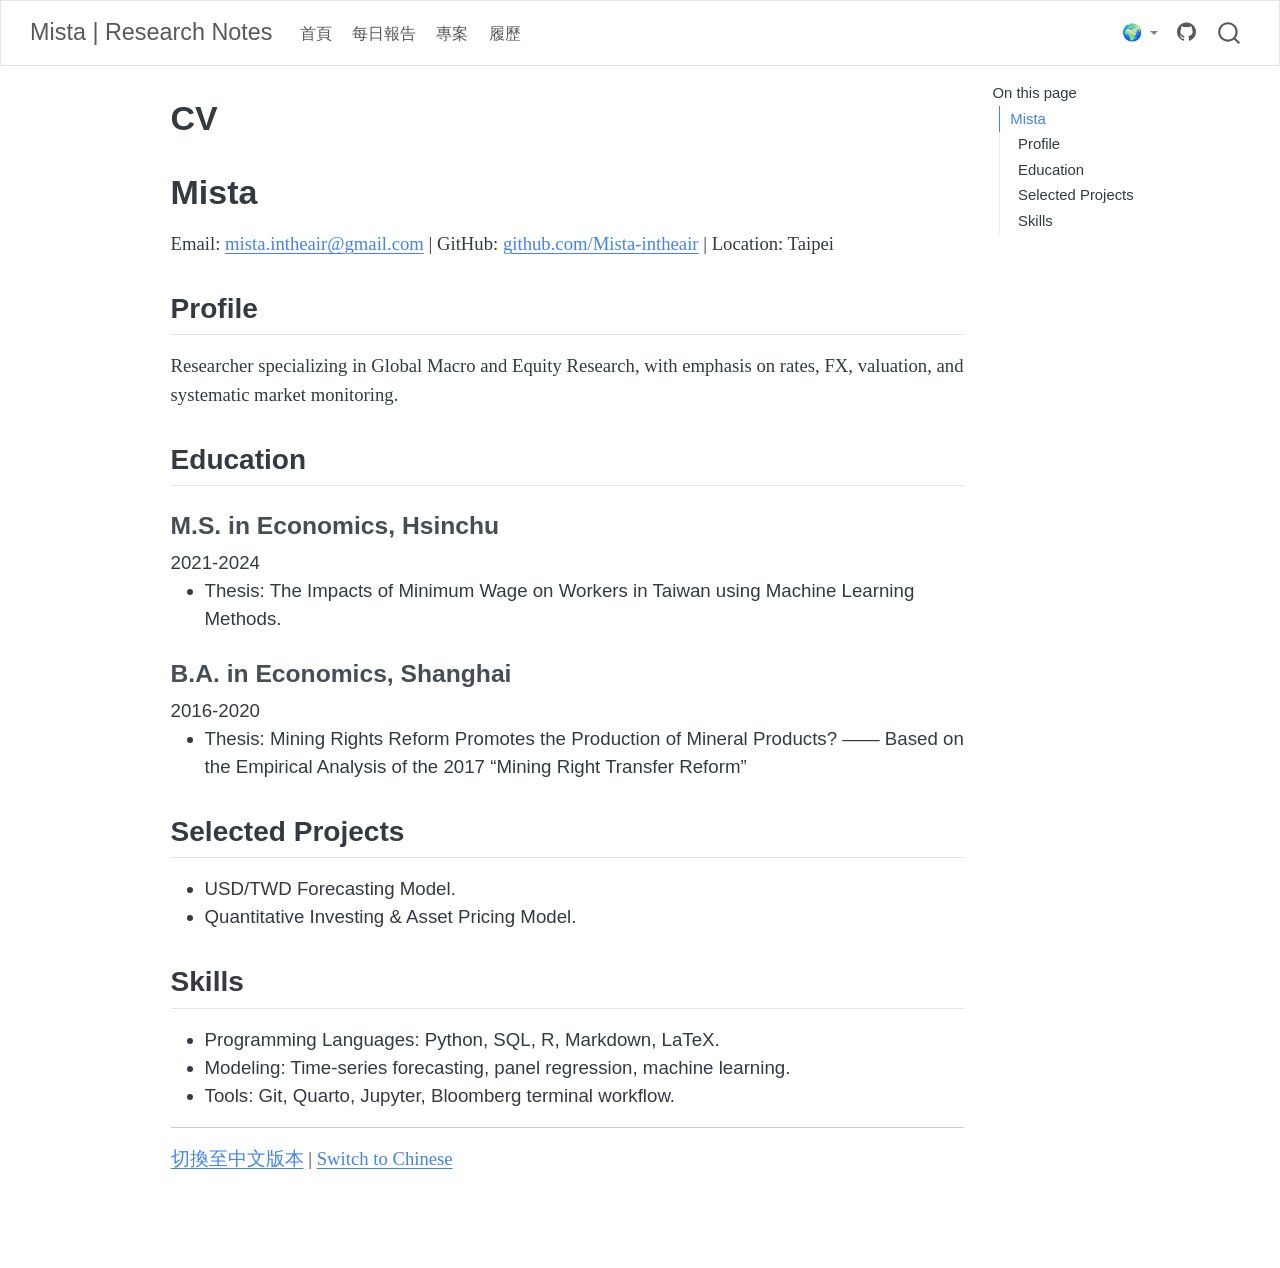
<file: docs/en/cv.html>
<!DOCTYPE html>
<html xmlns="http://www.w3.org/1999/xhtml" lang="en" xml:lang="en"><head>

<meta charset="utf-8">
<meta name="generator" content="quarto-1.9.37">

<meta name="viewport" content="width=device-width, initial-scale=1.0, user-scalable=yes">


<title>CV – Mista | Research Notes</title>
<style>
/* Default styles provided by pandoc.
** See https://pandoc.org/MANUAL.html#variables-for-html for config info.
*/
code{white-space: pre-wrap;}
span.smallcaps{font-variant: small-caps;}
div.columns{display: flex; gap: min(4vw, 1.5em);}
div.column{flex: auto; overflow-x: auto;}
div.hanging-indent{margin-left: 1.5em; text-indent: -1.5em;}
ul.task-list{list-style: none;}
ul.task-list li input[type="checkbox"] {
  width: 0.8em;
  margin: 0 0.8em 0.2em -1em; /* quarto-specific, see https://github.com/quarto-dev/quarto-cli/issues/4556 */ 
  vertical-align: middle;
}
</style>


<script src="../site_libs/quarto-nav/quarto-nav.js"></script>
<script src="../site_libs/quarto-nav/headroom.min.js"></script>
<script src="../site_libs/clipboard/clipboard.min.js"></script>
<script src="../site_libs/quarto-search/autocomplete.umd.js"></script>
<script src="../site_libs/quarto-search/fuse.min.js"></script>
<script src="../site_libs/quarto-search/quarto-search.js"></script>
<meta name="quarto:offset" content="../">
<script src="../site_libs/quarto-html/quarto.js" type="module"></script>
<script src="../site_libs/quarto-html/tabsets/tabsets.js" type="module"></script>
<script src="../site_libs/quarto-html/popper.min.js"></script>
<script src="../site_libs/quarto-html/tippy.umd.min.js"></script>
<script src="../site_libs/quarto-html/anchor.min.js"></script>
<link href="../site_libs/quarto-html/tippy.css" rel="stylesheet">
<link href="../site_libs/quarto-html/quarto-syntax-highlighting-7f8f88aac4f3542376d5c11b86a4c14d.css" rel="stylesheet" id="quarto-text-highlighting-styles">
<script src="../site_libs/bootstrap/bootstrap.min.js"></script>
<link href="../site_libs/bootstrap/bootstrap-icons.css" rel="stylesheet">
<link href="../site_libs/bootstrap/bootstrap-e293c083bc3161872a2091866b560dde.min.css" rel="stylesheet" append-hash="true" id="quarto-bootstrap" data-mode="light">
<script id="quarto-search-options" type="application/json">{
  "location": "navbar",
  "copy-button": false,
  "collapse-after": 3,
  "panel-placement": "end",
  "type": "overlay",
  "limit": 50,
  "keyboard-shortcut": [
    "f",
    "/",
    "s"
  ],
  "show-item-context": false,
  "language": {
    "search-no-results-text": "No results",
    "search-matching-documents-text": "matching documents",
    "search-copy-link-title": "Copy link to search",
    "search-hide-matches-text": "Hide additional matches",
    "search-more-match-text": "more match in this document",
    "search-more-matches-text": "more matches in this document",
    "search-clear-button-title": "Clear",
    "search-text-placeholder": "",
    "search-detached-cancel-button-title": "Cancel",
    "search-submit-button-title": "Submit",
    "search-label": "Search"
  }
}</script>
<link rel="preconnect" href="https://fonts.googleapis.com">
<link rel="preconnect" href="https://fonts.gstatic.com" crossorigin="">
<link href="https://fonts.googleapis.com/css2?family=Space+Grotesk:wght@400;500;700&amp;family=IBM+Plex+Serif:wght@400;600&amp;family=IBM+Plex+Mono:wght@400;500&amp;display=swap" rel="stylesheet">

<!-- Google Analytics -->
<script async="" src="https://www.googletagmanager.com/gtag/js?id=G-RG1JE089R0"></script>
<script>
  window.dataLayer = window.dataLayer || [];
  function gtag(){dataLayer.push(arguments);}
  gtag('js', new Date());
  gtag('config', 'G-RG1JE089R0');
</script>

<!-- Microsoft Clarity -->
<script type="text/javascript">
  (function(c,l,a,r,i,t,y){
    c[a]=c[a]||function(){(c[a].q=c[a].q||[]).push(arguments)};
    t=l.createElement(r);t.async=1;t.src="https://www.clarity.ms/tag/"+i;
    y=l.getElementsByTagName(r)[0];y.parentNode.insertBefore(t,y);
  })(window, document, "clarity", "script", "wtxzzi8pvm");
</script>


<link rel="stylesheet" href="../styles.scss">
</head>

<body class="nav-fixed quarto-light">

<div id="quarto-search-results"></div>
  <header id="quarto-header" class="headroom fixed-top">
    <nav class="navbar navbar-expand-lg " data-bs-theme="dark">
      <div class="navbar-container container-fluid">
      <div class="navbar-brand-container mx-auto">
    <a class="navbar-brand" href="../index.html">
    <span class="navbar-title">Mista | Research Notes</span>
    </a>
  </div>
            <div id="quarto-search" class="" title="Search"></div>
          <button class="navbar-toggler" type="button" data-bs-toggle="collapse" data-bs-target="#navbarCollapse" aria-controls="navbarCollapse" role="menu" aria-expanded="false" aria-label="Toggle navigation" onclick="if (window.quartoToggleHeadroom) { window.quartoToggleHeadroom(); }">
  <span class="navbar-toggler-icon"></span>
</button>
          <div class="collapse navbar-collapse" id="navbarCollapse">
            <ul class="navbar-nav navbar-nav-scroll me-auto">
  <li class="nav-item">
    <a class="nav-link" href="../index.html"> 
<span class="menu-text">首頁</span></a>
  </li>  
  <li class="nav-item">
    <a class="nav-link" href="../daily-reports.html"> 
<span class="menu-text">每日報告</span></a>
  </li>  
  <li class="nav-item">
    <a class="nav-link" href="../projects.html"> 
<span class="menu-text">專案</span></a>
  </li>  
  <li class="nav-item">
    <a class="nav-link" href="../cv.html"> 
<span class="menu-text">履歷</span></a>
  </li>  
</ul>
            <ul class="navbar-nav navbar-nav-scroll ms-auto">
  <li class="nav-item dropdown ">
    <a class="nav-link dropdown-toggle" href="#" id="nav-menu-" role="link" data-bs-toggle="dropdown" aria-expanded="false">
 <span class="menu-text">🌍</span>
    </a>
    <ul class="dropdown-menu dropdown-menu-end" aria-labelledby="nav-menu-">    
        <li>
    <a class="dropdown-item" href="../index.html">
 <span class="dropdown-text">中文 (Chinese)</span></a>
  </li>  
        <li>
    <a class="dropdown-item" href="../en/index.html">
 <span class="dropdown-text">English</span></a>
  </li>  
    </ul>
  </li>
  <li class="nav-item compact">
    <a class="nav-link" href="https://github.com/your-username"> <i class="bi bi-github" role="img">
</i> 
<span class="menu-text"></span></a>
  </li>  
</ul>
          </div> <!-- /navcollapse -->
            <div class="quarto-navbar-tools">
</div>
      </div> <!-- /container-fluid -->
    </nav>
</header>
<!-- content -->
<div id="quarto-content" class="quarto-container page-columns page-rows-contents page-layout-article page-navbar">
<!-- sidebar -->
<!-- margin-sidebar -->
    <div id="quarto-margin-sidebar" class="sidebar margin-sidebar">
        <nav id="TOC" role="doc-toc" class="toc-active">
    <h2 id="toc-title">On this page</h2>
   
  <ul>
  <li><a href="#mista" id="toc-mista" class="nav-link active" data-scroll-target="#mista">Mista</a>
  <ul class="collapse">
  <li><a href="#profile" id="toc-profile" class="nav-link" data-scroll-target="#profile">Profile</a></li>
  <li><a href="#education" id="toc-education" class="nav-link" data-scroll-target="#education">Education</a>
  <ul class="collapse">
  <li><a href="#m.s.-in-economics-hsinchu" id="toc-m.s.-in-economics-hsinchu" class="nav-link" data-scroll-target="#m.s.-in-economics-hsinchu">M.S. in Economics, Hsinchu</a></li>
  <li><a href="#b.a.-in-economics-shanghai" id="toc-b.a.-in-economics-shanghai" class="nav-link" data-scroll-target="#b.a.-in-economics-shanghai">B.A. in Economics, Shanghai</a></li>
  </ul></li>
  <li><a href="#selected-projects" id="toc-selected-projects" class="nav-link" data-scroll-target="#selected-projects">Selected Projects</a></li>
  <li><a href="#skills" id="toc-skills" class="nav-link" data-scroll-target="#skills">Skills</a></li>
  </ul></li>
  </ul>
</nav>
    </div>
<!-- main -->
<main class="content" id="quarto-document-content">

<header id="title-block-header" class="quarto-title-block default">
<div class="quarto-title">
<h1 class="title">CV</h1>
</div>



<div class="quarto-title-meta">

    
  
    
  </div>
  


</header>


<section id="mista" class="level1 cv-page">
<h1>Mista</h1>
<div class="cv-meta">
<p>Email: <a href="mailto:mista.intheair@gmail.com">mista.intheair@gmail.com</a> | GitHub: <a href="https://github.com/Mista-intheair">github.com/Mista-intheair</a> | Location: Taipei</p>
</div>
<section id="profile" class="level2">
<h2 class="anchored" data-anchor-id="profile">Profile</h2>
<p>Researcher specializing in Global Macro and Equity Research, with emphasis on rates, FX, valuation, and systematic market monitoring.</p>
</section>
<section id="education" class="level2">
<h2 class="anchored" data-anchor-id="education">Education</h2>
<section id="m.s.-in-economics-hsinchu" class="level3">
<h3 class="anchored" data-anchor-id="m.s.-in-economics-hsinchu">M.S. in Economics, Hsinchu</h3>
<div class="cv-meta">
2021-2024
</div>
<ul>
<li>Thesis: The Impacts of Minimum Wage on Workers in Taiwan using Machine Learning Methods.</li>
</ul>
</section>
<section id="b.a.-in-economics-shanghai" class="level3">
<h3 class="anchored" data-anchor-id="b.a.-in-economics-shanghai">B.A. in Economics, Shanghai</h3>
<div class="cv-meta">
2016-2020
</div>
<ul>
<li>Thesis: Mining Rights Reform Promotes the Production of Mineral Products? —— Based on the Empirical Analysis of the 2017 “Mining Right Transfer Reform”</li>
</ul>
</section>
</section>
<section id="selected-projects" class="level2">
<h2 class="anchored" data-anchor-id="selected-projects">Selected Projects</h2>
<ul>
<li>USD/TWD Forecasting Model.</li>
<li>Quantitative Investing &amp; Asset Pricing Model.</li>
</ul>
</section>
<section id="skills" class="level2">
<h2 class="anchored" data-anchor-id="skills">Skills</h2>
<ul>
<li>Programming Languages: Python, SQL, R, Markdown, LaTeX.</li>
<li>Modeling: Time-series forecasting, panel regression, machine learning.</li>
<li>Tools: Git, Quarto, Jupyter, Bloomberg terminal workflow.</li>
</ul>
</section>
</section>
<hr>
<p><strong><a href="../cv.html">切換至中文版本</a></strong> | <strong><a href="../cv.html">Switch to Chinese</a></strong></p>



</main> <!-- /main -->
<script id="quarto-html-after-body" type="application/javascript">
  window.document.addEventListener("DOMContentLoaded", function (event) {
    const icon = "";
    const anchorJS = new window.AnchorJS();
    anchorJS.options = {
      placement: 'right',
      icon: icon
    };
    anchorJS.add('.anchored');
    const isCodeAnnotation = (el) => {
      for (const clz of el.classList) {
        if (clz.startsWith('code-annotation-')) {                     
          return true;
        }
      }
      return false;
    }
    const onCopySuccess = function(e) {
      // button target
      const button = e.trigger;
      // don't keep focus
      button.blur();
      // flash "checked"
      button.classList.add('code-copy-button-checked');
      var currentTitle = button.getAttribute("title");
      button.setAttribute("title", "Copied!");
      let tooltip;
      if (window.bootstrap) {
        button.setAttribute("data-bs-toggle", "tooltip");
        button.setAttribute("data-bs-placement", "left");
        button.setAttribute("data-bs-title", "Copied!");
        tooltip = new bootstrap.Tooltip(button, 
          { trigger: "manual", 
            customClass: "code-copy-button-tooltip",
            offset: [0, -8]});
        tooltip.show();    
      }
      setTimeout(function() {
        if (tooltip) {
          tooltip.hide();
          button.removeAttribute("data-bs-title");
          button.removeAttribute("data-bs-toggle");
          button.removeAttribute("data-bs-placement");
        }
        button.setAttribute("title", currentTitle);
        button.classList.remove('code-copy-button-checked');
      }, 1000);
      // clear code selection
      e.clearSelection();
    }
    const getTextToCopy = function(trigger) {
      const outerScaffold = trigger.parentElement.cloneNode(true);
      const codeEl = outerScaffold.querySelector('code');
      for (const childEl of codeEl.children) {
        if (isCodeAnnotation(childEl)) {
          childEl.remove();
        }
      }
      return codeEl.innerText;
    }
    const clipboard = new window.ClipboardJS('.code-copy-button:not([data-in-quarto-modal])', {
      text: getTextToCopy
    });
    clipboard.on('success', onCopySuccess);
    if (window.document.getElementById('quarto-embedded-source-code-modal')) {
      const clipboardModal = new window.ClipboardJS('.code-copy-button[data-in-quarto-modal]', {
        text: getTextToCopy,
        container: window.document.getElementById('quarto-embedded-source-code-modal')
      });
      clipboardModal.on('success', onCopySuccess);
    }
      var localhostRegex = new RegExp(/^(?:http|https):\/\/localhost\:?[0-9]*\//);
      var mailtoRegex = new RegExp(/^mailto:/);
        var filterRegex = new RegExp('/' + window.location.host + '/');
      var isInternal = (href) => {
          return filterRegex.test(href) || localhostRegex.test(href) || mailtoRegex.test(href);
      }
      // Inspect non-navigation links and adorn them if external
     var links = window.document.querySelectorAll('a[href]:not(.nav-link):not(.navbar-brand):not(.toc-action):not(.sidebar-link):not(.sidebar-item-toggle):not(.pagination-link):not(.no-external):not([aria-hidden]):not(.dropdown-item):not(.quarto-navigation-tool):not(.about-link)');
      for (var i=0; i<links.length; i++) {
        const link = links[i];
        if (!isInternal(link.href)) {
          // undo the damage that might have been done by quarto-nav.js in the case of
          // links that we want to consider external
          if (link.dataset.originalHref !== undefined) {
            link.href = link.dataset.originalHref;
          }
        }
      }
    function tippyHover(el, contentFn, onTriggerFn, onUntriggerFn) {
      const config = {
        allowHTML: true,
        maxWidth: 500,
        delay: 100,
        arrow: false,
        appendTo: function(el) {
            return el.parentElement;
        },
        interactive: true,
        interactiveBorder: 10,
        theme: 'quarto',
        placement: 'bottom-start',
      };
      if (contentFn) {
        config.content = contentFn;
      }
      if (onTriggerFn) {
        config.onTrigger = onTriggerFn;
      }
      if (onUntriggerFn) {
        config.onUntrigger = onUntriggerFn;
      }
      window.tippy(el, config); 
    }
    const noterefs = window.document.querySelectorAll('a[role="doc-noteref"]');
    for (var i=0; i<noterefs.length; i++) {
      const ref = noterefs[i];
      tippyHover(ref, function() {
        // use id or data attribute instead here
        let href = ref.getAttribute('data-footnote-href') || ref.getAttribute('href');
        try { href = new URL(href).hash; } catch {}
        const id = href.replace(/^#\/?/, "");
        const note = window.document.getElementById(id);
        if (note) {
          return note.innerHTML;
        } else {
          return "";
        }
      });
    }
    const xrefs = window.document.querySelectorAll('a.quarto-xref');
    const processXRef = (id, note) => {
      // Strip column container classes
      const stripColumnClz = (el) => {
        el.classList.remove("page-full", "page-columns");
        if (el.children) {
          for (const child of el.children) {
            stripColumnClz(child);
          }
        }
      }
      stripColumnClz(note)
      if (id === null || id.startsWith('sec-')) {
        // Special case sections, only their first couple elements
        const container = document.createElement("div");
        if (note.children && note.children.length > 2) {
          container.appendChild(note.children[0].cloneNode(true));
          for (let i = 1; i < note.children.length; i++) {
            const child = note.children[i];
            if (child.tagName === "P" && child.innerText === "") {
              continue;
            } else {
              container.appendChild(child.cloneNode(true));
              break;
            }
          }
          if (window.Quarto?.typesetMath) {
            window.Quarto.typesetMath(container);
          }
          return container.innerHTML
        } else {
          if (window.Quarto?.typesetMath) {
            window.Quarto.typesetMath(note);
          }
          return note.innerHTML;
        }
      } else {
        // Remove any anchor links if they are present
        const anchorLink = note.querySelector('a.anchorjs-link');
        if (anchorLink) {
          anchorLink.remove();
        }
        if (window.Quarto?.typesetMath) {
          window.Quarto.typesetMath(note);
        }
        if (note.classList.contains("callout")) {
          return note.outerHTML;
        } else {
          return note.innerHTML;
        }
      }
    }
    for (var i=0; i<xrefs.length; i++) {
      const xref = xrefs[i];
      tippyHover(xref, undefined, function(instance) {
        instance.disable();
        let url = xref.getAttribute('href');
        let hash = undefined; 
        if (url.startsWith('#')) {
          hash = url;
        } else {
          try { hash = new URL(url).hash; } catch {}
        }
        if (hash) {
          const id = hash.replace(/^#\/?/, "");
          const note = window.document.getElementById(id);
          if (note !== null) {
            try {
              const html = processXRef(id, note.cloneNode(true));
              instance.setContent(html);
            } finally {
              instance.enable();
              instance.show();
            }
          } else {
            // See if we can fetch this
            fetch(url.split('#')[0])
            .then(res => res.text())
            .then(html => {
              const parser = new DOMParser();
              const htmlDoc = parser.parseFromString(html, "text/html");
              const note = htmlDoc.getElementById(id);
              if (note !== null) {
                const html = processXRef(id, note);
                instance.setContent(html);
              } 
            }).finally(() => {
              instance.enable();
              instance.show();
            });
          }
        } else {
          // See if we can fetch a full url (with no hash to target)
          // This is a special case and we should probably do some content thinning / targeting
          fetch(url)
          .then(res => res.text())
          .then(html => {
            const parser = new DOMParser();
            const htmlDoc = parser.parseFromString(html, "text/html");
            const note = htmlDoc.querySelector('main.content');
            if (note !== null) {
              // This should only happen for chapter cross references
              // (since there is no id in the URL)
              // remove the first header
              if (note.children.length > 0 && note.children[0].tagName === "HEADER") {
                note.children[0].remove();
              }
              const html = processXRef(null, note);
              instance.setContent(html);
            } 
          }).finally(() => {
            instance.enable();
            instance.show();
          });
        }
      }, function(instance) {
      });
    }
        let selectedAnnoteEl;
        const selectorForAnnotation = ( cell, annotation) => {
          let cellAttr = 'data-code-cell="' + cell + '"';
          let lineAttr = 'data-code-annotation="' +  annotation + '"';
          const selector = 'span[' + cellAttr + '][' + lineAttr + ']';
          return selector;
        }
        const selectCodeLines = (annoteEl) => {
          const doc = window.document;
          const targetCell = annoteEl.getAttribute("data-target-cell");
          const targetAnnotation = annoteEl.getAttribute("data-target-annotation");
          const annoteSpan = window.document.querySelector(selectorForAnnotation(targetCell, targetAnnotation));
          const lines = annoteSpan.getAttribute("data-code-lines").split(",");
          const lineIds = lines.map((line) => {
            return targetCell + "-" + line;
          })
          let top = null;
          let height = null;
          let parent = null;
          if (lineIds.length > 0) {
              //compute the position of the single el (top and bottom and make a div)
              const el = window.document.getElementById(lineIds[0]);
              top = el.offsetTop;
              height = el.offsetHeight;
              parent = el.parentElement.parentElement;
            if (lineIds.length > 1) {
              const lastEl = window.document.getElementById(lineIds[lineIds.length - 1]);
              const bottom = lastEl.offsetTop + lastEl.offsetHeight;
              height = bottom - top;
            }
            if (top !== null && height !== null && parent !== null) {
              // cook up a div (if necessary) and position it 
              let div = window.document.getElementById("code-annotation-line-highlight");
              if (div === null) {
                div = window.document.createElement("div");
                div.setAttribute("id", "code-annotation-line-highlight");
                div.style.position = 'absolute';
                parent.appendChild(div);
              }
              div.style.top = top - 2 + "px";
              div.style.height = height + 4 + "px";
              div.style.left = 0;
              let gutterDiv = window.document.getElementById("code-annotation-line-highlight-gutter");
              if (gutterDiv === null) {
                gutterDiv = window.document.createElement("div");
                gutterDiv.setAttribute("id", "code-annotation-line-highlight-gutter");
                gutterDiv.style.position = 'absolute';
                const codeCell = window.document.getElementById(targetCell);
                const gutter = codeCell.querySelector('.code-annotation-gutter');
                gutter.appendChild(gutterDiv);
              }
              gutterDiv.style.top = top - 2 + "px";
              gutterDiv.style.height = height + 4 + "px";
            }
            selectedAnnoteEl = annoteEl;
          }
        };
        const unselectCodeLines = () => {
          const elementsIds = ["code-annotation-line-highlight", "code-annotation-line-highlight-gutter"];
          elementsIds.forEach((elId) => {
            const div = window.document.getElementById(elId);
            if (div) {
              div.remove();
            }
          });
          selectedAnnoteEl = undefined;
        };
          // Handle positioning of the toggle
      window.addEventListener(
        "resize",
        throttle(() => {
          elRect = undefined;
          if (selectedAnnoteEl) {
            selectCodeLines(selectedAnnoteEl);
          }
        }, 10)
      );
      function throttle(fn, ms) {
      let throttle = false;
      let timer;
        return (...args) => {
          if(!throttle) { // first call gets through
              fn.apply(this, args);
              throttle = true;
          } else { // all the others get throttled
              if(timer) clearTimeout(timer); // cancel #2
              timer = setTimeout(() => {
                fn.apply(this, args);
                timer = throttle = false;
              }, ms);
          }
        };
      }
        // Attach click handler to the DT
        const annoteDls = window.document.querySelectorAll('dt[data-target-cell]');
        for (const annoteDlNode of annoteDls) {
          annoteDlNode.addEventListener('click', (event) => {
            const clickedEl = event.target;
            if (clickedEl !== selectedAnnoteEl) {
              unselectCodeLines();
              const activeEl = window.document.querySelector('dt[data-target-cell].code-annotation-active');
              if (activeEl) {
                activeEl.classList.remove('code-annotation-active');
              }
              selectCodeLines(clickedEl);
              clickedEl.classList.add('code-annotation-active');
            } else {
              // Unselect the line
              unselectCodeLines();
              clickedEl.classList.remove('code-annotation-active');
            }
          });
        }
    const findCites = (el) => {
      const parentEl = el.parentElement;
      if (parentEl) {
        const cites = parentEl.dataset.cites;
        if (cites) {
          return {
            el,
            cites: cites.split(' ')
          };
        } else {
          return findCites(el.parentElement)
        }
      } else {
        return undefined;
      }
    };
    var bibliorefs = window.document.querySelectorAll('a[role="doc-biblioref"]');
    for (var i=0; i<bibliorefs.length; i++) {
      const ref = bibliorefs[i];
      const citeInfo = findCites(ref);
      if (citeInfo) {
        tippyHover(citeInfo.el, function() {
          var popup = window.document.createElement('div');
          citeInfo.cites.forEach(function(cite) {
            var citeDiv = window.document.createElement('div');
            citeDiv.classList.add('hanging-indent');
            citeDiv.classList.add('csl-entry');
            var biblioDiv = window.document.getElementById('ref-' + cite);
            if (biblioDiv) {
              citeDiv.innerHTML = biblioDiv.innerHTML;
            }
            popup.appendChild(citeDiv);
          });
          return popup.innerHTML;
        });
      }
    }
  });
  </script>
</div> <!-- /content -->




</body></html>
</file>
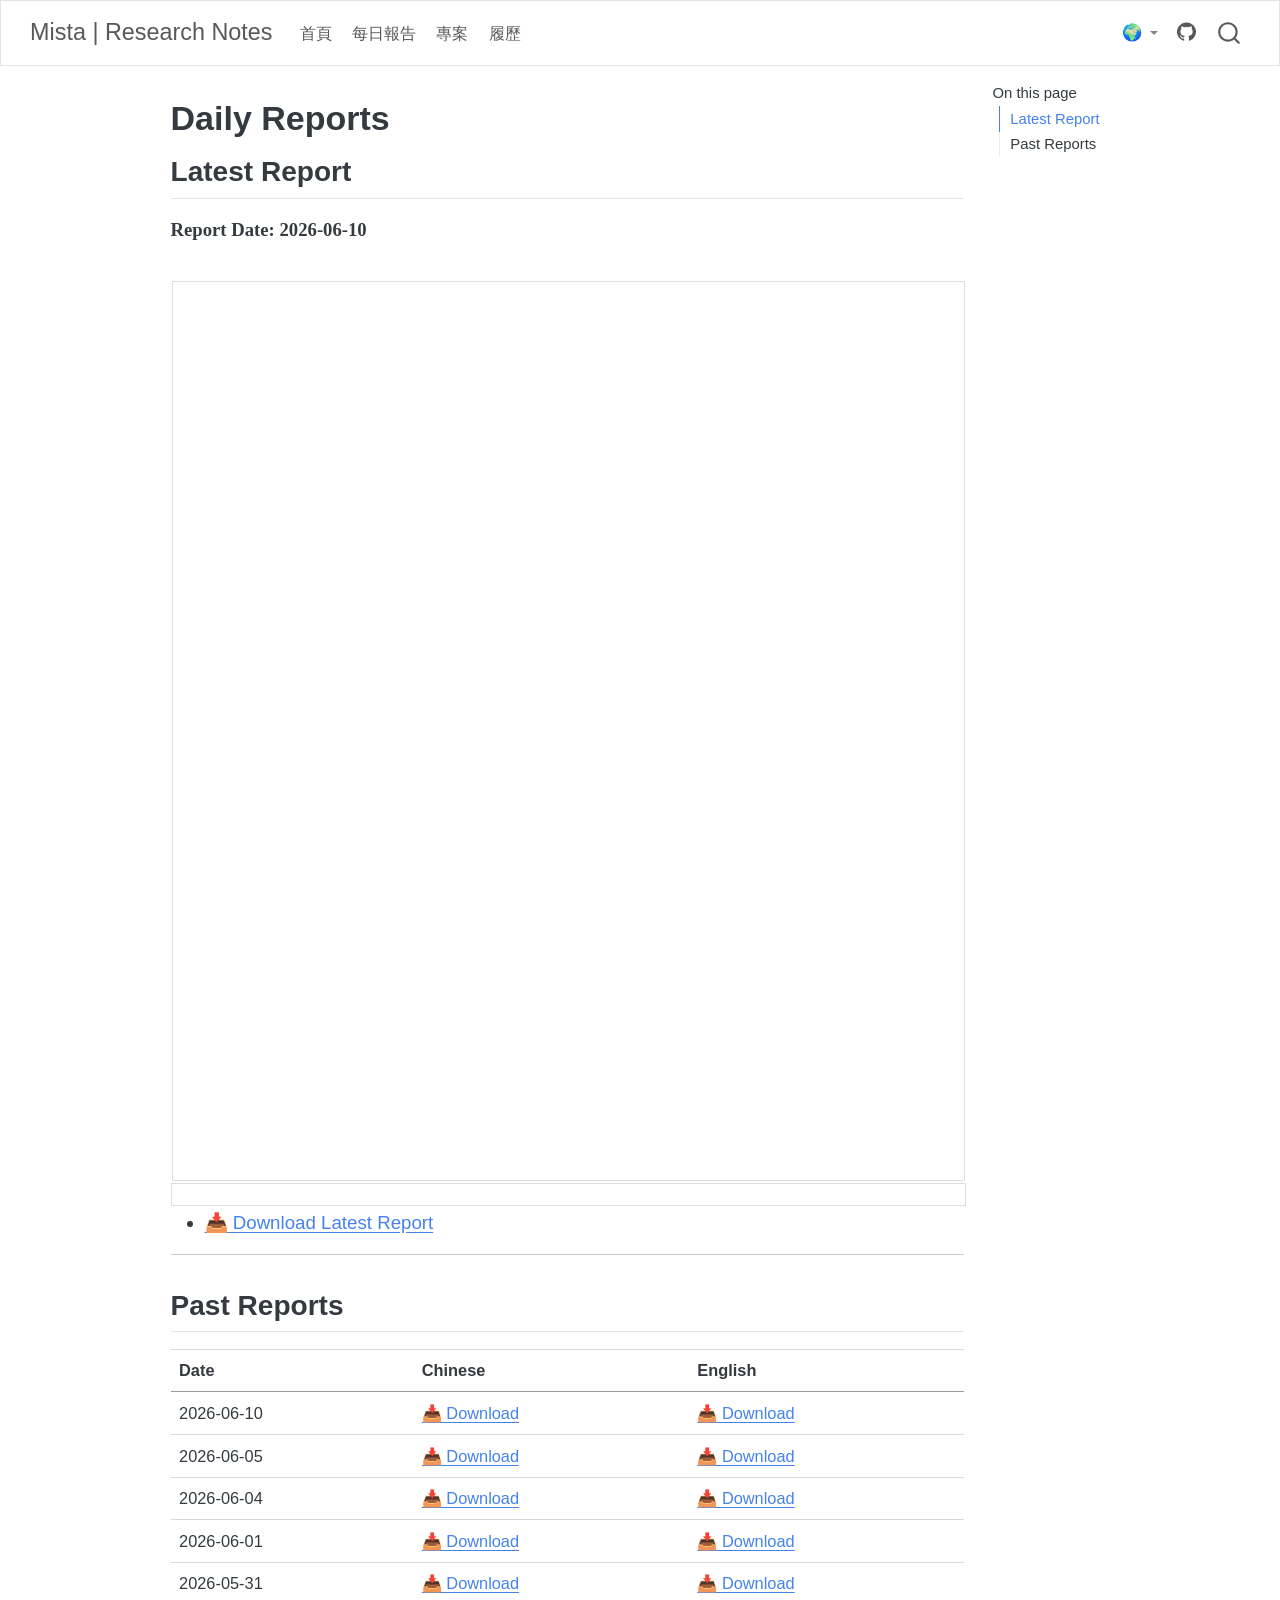
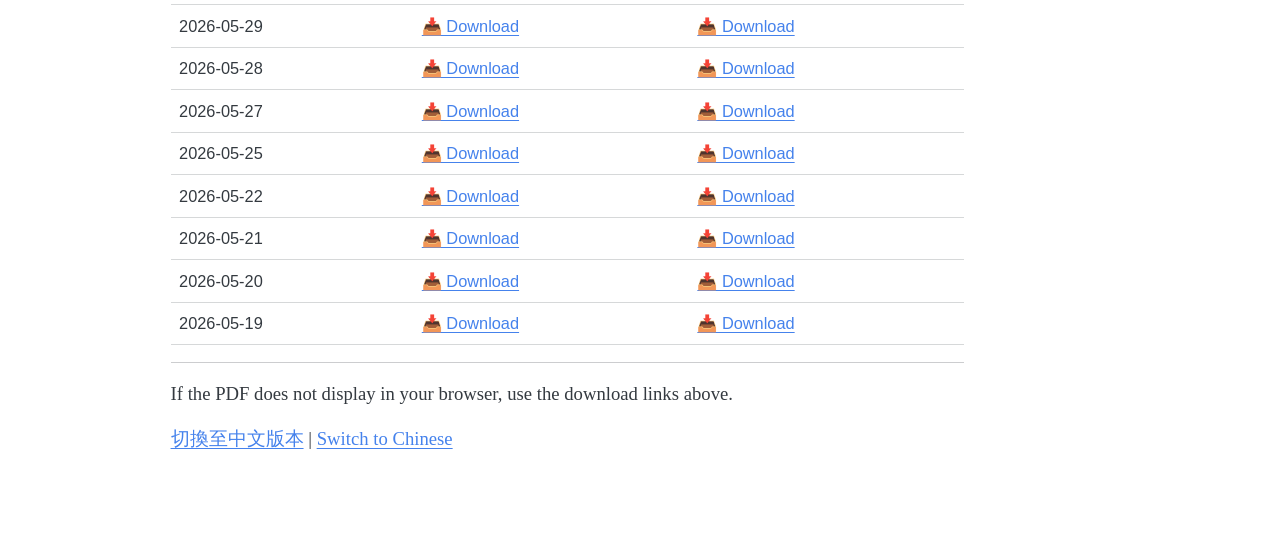
<file: docs/en/daily-reports.html>
<!DOCTYPE html>
<html xmlns="http://www.w3.org/1999/xhtml" lang="en" xml:lang="en"><head>

<meta charset="utf-8">
<meta name="generator" content="quarto-1.9.37">

<meta name="viewport" content="width=device-width, initial-scale=1.0, user-scalable=yes">


<title>Daily Reports – Mista | Research Notes</title>
<style>
/* Default styles provided by pandoc.
** See https://pandoc.org/MANUAL.html#variables-for-html for config info.
*/
code{white-space: pre-wrap;}
span.smallcaps{font-variant: small-caps;}
div.columns{display: flex; gap: min(4vw, 1.5em);}
div.column{flex: auto; overflow-x: auto;}
div.hanging-indent{margin-left: 1.5em; text-indent: -1.5em;}
ul.task-list{list-style: none;}
ul.task-list li input[type="checkbox"] {
  width: 0.8em;
  margin: 0 0.8em 0.2em -1em; /* quarto-specific, see https://github.com/quarto-dev/quarto-cli/issues/4556 */ 
  vertical-align: middle;
}
</style>


<script src="../site_libs/quarto-nav/quarto-nav.js"></script>
<script src="../site_libs/quarto-nav/headroom.min.js"></script>
<script src="../site_libs/clipboard/clipboard.min.js"></script>
<script src="../site_libs/quarto-search/autocomplete.umd.js"></script>
<script src="../site_libs/quarto-search/fuse.min.js"></script>
<script src="../site_libs/quarto-search/quarto-search.js"></script>
<meta name="quarto:offset" content="../">
<script src="../site_libs/quarto-html/quarto.js" type="module"></script>
<script src="../site_libs/quarto-html/tabsets/tabsets.js" type="module"></script>
<script src="../site_libs/quarto-html/popper.min.js"></script>
<script src="../site_libs/quarto-html/tippy.umd.min.js"></script>
<script src="../site_libs/quarto-html/anchor.min.js"></script>
<link href="../site_libs/quarto-html/tippy.css" rel="stylesheet">
<link href="../site_libs/quarto-html/quarto-syntax-highlighting-7f8f88aac4f3542376d5c11b86a4c14d.css" rel="stylesheet" id="quarto-text-highlighting-styles">
<script src="../site_libs/bootstrap/bootstrap.min.js"></script>
<link href="../site_libs/bootstrap/bootstrap-icons.css" rel="stylesheet">
<link href="../site_libs/bootstrap/bootstrap-e293c083bc3161872a2091866b560dde.min.css" rel="stylesheet" append-hash="true" id="quarto-bootstrap" data-mode="light">
<script id="quarto-search-options" type="application/json">{
  "location": "navbar",
  "copy-button": false,
  "collapse-after": 3,
  "panel-placement": "end",
  "type": "overlay",
  "limit": 50,
  "keyboard-shortcut": [
    "f",
    "/",
    "s"
  ],
  "show-item-context": false,
  "language": {
    "search-no-results-text": "No results",
    "search-matching-documents-text": "matching documents",
    "search-copy-link-title": "Copy link to search",
    "search-hide-matches-text": "Hide additional matches",
    "search-more-match-text": "more match in this document",
    "search-more-matches-text": "more matches in this document",
    "search-clear-button-title": "Clear",
    "search-text-placeholder": "",
    "search-detached-cancel-button-title": "Cancel",
    "search-submit-button-title": "Submit",
    "search-label": "Search"
  }
}</script>
<link rel="preconnect" href="https://fonts.googleapis.com">
<link rel="preconnect" href="https://fonts.gstatic.com" crossorigin="">
<link href="https://fonts.googleapis.com/css2?family=Space+Grotesk:wght@400;500;700&amp;family=IBM+Plex+Serif:wght@400;600&amp;family=IBM+Plex+Mono:wght@400;500&amp;display=swap" rel="stylesheet">

<!-- Google Analytics -->
<script async="" src="https://www.googletagmanager.com/gtag/js?id=G-RG1JE089R0"></script>
<script>
  window.dataLayer = window.dataLayer || [];
  function gtag(){dataLayer.push(arguments);}
  gtag('js', new Date());
  gtag('config', 'G-RG1JE089R0');
</script>

<!-- Microsoft Clarity -->
<script type="text/javascript">
  (function(c,l,a,r,i,t,y){
    c[a]=c[a]||function(){(c[a].q=c[a].q||[]).push(arguments)};
    t=l.createElement(r);t.async=1;t.src="https://www.clarity.ms/tag/"+i;
    y=l.getElementsByTagName(r)[0];y.parentNode.insertBefore(t,y);
  })(window, document, "clarity", "script", "wtxzzi8pvm");
</script>


<link rel="stylesheet" href="../styles.scss">
</head>

<body class="nav-fixed quarto-light">

<div id="quarto-search-results"></div>
  <header id="quarto-header" class="headroom fixed-top">
    <nav class="navbar navbar-expand-lg " data-bs-theme="dark">
      <div class="navbar-container container-fluid">
      <div class="navbar-brand-container mx-auto">
    <a class="navbar-brand" href="../index.html">
    <span class="navbar-title">Mista | Research Notes</span>
    </a>
  </div>
            <div id="quarto-search" class="" title="Search"></div>
          <button class="navbar-toggler" type="button" data-bs-toggle="collapse" data-bs-target="#navbarCollapse" aria-controls="navbarCollapse" role="menu" aria-expanded="false" aria-label="Toggle navigation" onclick="if (window.quartoToggleHeadroom) { window.quartoToggleHeadroom(); }">
  <span class="navbar-toggler-icon"></span>
</button>
          <div class="collapse navbar-collapse" id="navbarCollapse">
            <ul class="navbar-nav navbar-nav-scroll me-auto">
  <li class="nav-item">
    <a class="nav-link" href="../index.html"> 
<span class="menu-text">首頁</span></a>
  </li>  
  <li class="nav-item">
    <a class="nav-link" href="../daily-reports.html"> 
<span class="menu-text">每日報告</span></a>
  </li>  
  <li class="nav-item">
    <a class="nav-link" href="../projects.html"> 
<span class="menu-text">專案</span></a>
  </li>  
  <li class="nav-item">
    <a class="nav-link" href="../cv.html"> 
<span class="menu-text">履歷</span></a>
  </li>  
</ul>
            <ul class="navbar-nav navbar-nav-scroll ms-auto">
  <li class="nav-item dropdown ">
    <a class="nav-link dropdown-toggle" href="#" id="nav-menu-" role="link" data-bs-toggle="dropdown" aria-expanded="false">
 <span class="menu-text">🌍</span>
    </a>
    <ul class="dropdown-menu dropdown-menu-end" aria-labelledby="nav-menu-">    
        <li>
    <a class="dropdown-item" href="../index.html">
 <span class="dropdown-text">中文 (Chinese)</span></a>
  </li>  
        <li>
    <a class="dropdown-item" href="../en/index.html">
 <span class="dropdown-text">English</span></a>
  </li>  
    </ul>
  </li>
  <li class="nav-item compact">
    <a class="nav-link" href="https://github.com/your-username"> <i class="bi bi-github" role="img">
</i> 
<span class="menu-text"></span></a>
  </li>  
</ul>
          </div> <!-- /navcollapse -->
            <div class="quarto-navbar-tools">
</div>
      </div> <!-- /container-fluid -->
    </nav>
</header>
<!-- content -->
<div id="quarto-content" class="quarto-container page-columns page-rows-contents page-layout-article page-navbar">
<!-- sidebar -->
<!-- margin-sidebar -->
    <div id="quarto-margin-sidebar" class="sidebar margin-sidebar">
        <nav id="TOC" role="doc-toc" class="toc-active">
    <h2 id="toc-title">On this page</h2>
   
  <ul>
  <li><a href="#latest-report" id="toc-latest-report" class="nav-link active" data-scroll-target="#latest-report">Latest Report</a></li>
  <li><a href="#past-reports" id="toc-past-reports" class="nav-link" data-scroll-target="#past-reports">Past Reports</a></li>
  </ul>
</nav>
    </div>
<!-- main -->
<main class="content" id="quarto-document-content">

<header id="title-block-header" class="quarto-title-block default">
<div class="quarto-title">
<h1 class="title">Daily Reports</h1>
</div>



<div class="quarto-title-meta">

    
  
    
  </div>
  


</header>


<section id="latest-report" class="level2">
<h2 class="anchored" data-anchor-id="latest-report">Latest Report</h2>
<p><strong>Report Date: 2026-06-10</strong></p>
<style>
.pdf-viewer {
  width: 100%;
  height: 900px;
  border: 1px solid #ddd;
  margin: 20px 0;
}
</style>
<object data="../assets/reports/2026-06-10/financial_report_en.pdf" type="application/pdf" class="pdf-viewer">
<iframe src="../assets/reports/2026-06-10/financial_report_en.pdf" class="pdf-viewer">
</iframe>
</object>
<ul>
<li><a href="../assets/reports/2026-06-10/financial_report_en.pdf">📥 Download Latest Report</a></li>
</ul>
<hr>
</section>
<section id="past-reports" class="level2">
<h2 class="anchored" data-anchor-id="past-reports">Past Reports</h2>
<table class="caption-top table">
<thead>
<tr class="header">
<th>Date</th>
<th>Chinese</th>
<th>English</th>
</tr>
</thead>
<tbody>
<tr class="odd">
<td>2026-06-10</td>
<td><a href="../assets/reports/2026-06-10/financial_report_zh.pdf">📥 Download</a></td>
<td><a href="../assets/reports/2026-06-10/financial_report_en.pdf">📥 Download</a></td>
</tr>
<tr class="even">
<td>2026-06-05</td>
<td><a href="../assets/reports/2026-06-05/financial_report_zh.pdf">📥 Download</a></td>
<td><a href="../assets/reports/2026-06-05/financial_report_en.pdf">📥 Download</a></td>
</tr>
<tr class="odd">
<td>2026-06-04</td>
<td><a href="../assets/reports/2026-06-04/financial_report_zh.pdf">📥 Download</a></td>
<td><a href="../assets/reports/2026-06-04/financial_report_en.pdf">📥 Download</a></td>
</tr>
<tr class="even">
<td>2026-06-01</td>
<td><a href="../assets/reports/2026-06-01/financial_report_zh.pdf">📥 Download</a></td>
<td><a href="../assets/reports/2026-06-01/financial_report_en.pdf">📥 Download</a></td>
</tr>
<tr class="odd">
<td>2026-05-31</td>
<td><a href="../assets/reports/2026-05-31/financial_report_zh.pdf">📥 Download</a></td>
<td><a href="../assets/reports/2026-05-31/financial_report_en.pdf">📥 Download</a></td>
</tr>
<tr class="even">
<td>2026-05-29</td>
<td><a href="../assets/reports/2026-05-29/financial_report_zh.pdf">📥 Download</a></td>
<td><a href="../assets/reports/2026-05-29/financial_report_en.pdf">📥 Download</a></td>
</tr>
<tr class="odd">
<td>2026-05-28</td>
<td><a href="../assets/reports/2026-05-28/financial_report_zh.pdf">📥 Download</a></td>
<td><a href="../assets/reports/2026-05-28/financial_report_en.pdf">📥 Download</a></td>
</tr>
<tr class="even">
<td>2026-05-27</td>
<td><a href="../assets/reports/2026-05-27/financial_report_zh.pdf">📥 Download</a></td>
<td><a href="../assets/reports/2026-05-27/financial_report_en.pdf">📥 Download</a></td>
</tr>
<tr class="odd">
<td>2026-05-25</td>
<td><a href="../assets/reports/2026-05-25/financial_report_zh.pdf">📥 Download</a></td>
<td><a href="../assets/reports/2026-05-25/financial_report_en.pdf">📥 Download</a></td>
</tr>
<tr class="even">
<td>2026-05-22</td>
<td><a href="../assets/reports/2026-05-22/financial_report_zh.pdf">📥 Download</a></td>
<td><a href="../assets/reports/2026-05-22/financial_report_en.pdf">📥 Download</a></td>
</tr>
<tr class="odd">
<td>2026-05-21</td>
<td><a href="../assets/reports/2026-05-21/financial_report_zh.pdf">📥 Download</a></td>
<td><a href="../assets/reports/2026-05-21/financial_report_en.pdf">📥 Download</a></td>
</tr>
<tr class="even">
<td>2026-05-20</td>
<td><a href="../assets/reports/2026-05-20/financial_report_zh.pdf">📥 Download</a></td>
<td><a href="../assets/reports/2026-05-20/financial_report_en.pdf">📥 Download</a></td>
</tr>
<tr class="odd">
<td>2026-05-19</td>
<td><a href="../assets/reports/2026-05-19/financial_report_zh.pdf">📥 Download</a></td>
<td><a href="../assets/reports/2026-05-19/financial_report_en.pdf">📥 Download</a></td>
</tr>
</tbody>
</table>
<hr>
<p>If the PDF does not display in your browser, use the download links above.</p>
<p><strong><a href="../daily-reports.html">切換至中文版本</a></strong> | <strong><a href="../daily-reports.html">Switch to Chinese</a></strong></p>


</section>

</main> <!-- /main -->
<script id="quarto-html-after-body" type="application/javascript">
  window.document.addEventListener("DOMContentLoaded", function (event) {
    const icon = "";
    const anchorJS = new window.AnchorJS();
    anchorJS.options = {
      placement: 'right',
      icon: icon
    };
    anchorJS.add('.anchored');
    const isCodeAnnotation = (el) => {
      for (const clz of el.classList) {
        if (clz.startsWith('code-annotation-')) {                     
          return true;
        }
      }
      return false;
    }
    const onCopySuccess = function(e) {
      // button target
      const button = e.trigger;
      // don't keep focus
      button.blur();
      // flash "checked"
      button.classList.add('code-copy-button-checked');
      var currentTitle = button.getAttribute("title");
      button.setAttribute("title", "Copied!");
      let tooltip;
      if (window.bootstrap) {
        button.setAttribute("data-bs-toggle", "tooltip");
        button.setAttribute("data-bs-placement", "left");
        button.setAttribute("data-bs-title", "Copied!");
        tooltip = new bootstrap.Tooltip(button, 
          { trigger: "manual", 
            customClass: "code-copy-button-tooltip",
            offset: [0, -8]});
        tooltip.show();    
      }
      setTimeout(function() {
        if (tooltip) {
          tooltip.hide();
          button.removeAttribute("data-bs-title");
          button.removeAttribute("data-bs-toggle");
          button.removeAttribute("data-bs-placement");
        }
        button.setAttribute("title", currentTitle);
        button.classList.remove('code-copy-button-checked');
      }, 1000);
      // clear code selection
      e.clearSelection();
    }
    const getTextToCopy = function(trigger) {
      const outerScaffold = trigger.parentElement.cloneNode(true);
      const codeEl = outerScaffold.querySelector('code');
      for (const childEl of codeEl.children) {
        if (isCodeAnnotation(childEl)) {
          childEl.remove();
        }
      }
      return codeEl.innerText;
    }
    const clipboard = new window.ClipboardJS('.code-copy-button:not([data-in-quarto-modal])', {
      text: getTextToCopy
    });
    clipboard.on('success', onCopySuccess);
    if (window.document.getElementById('quarto-embedded-source-code-modal')) {
      const clipboardModal = new window.ClipboardJS('.code-copy-button[data-in-quarto-modal]', {
        text: getTextToCopy,
        container: window.document.getElementById('quarto-embedded-source-code-modal')
      });
      clipboardModal.on('success', onCopySuccess);
    }
      var localhostRegex = new RegExp(/^(?:http|https):\/\/localhost\:?[0-9]*\//);
      var mailtoRegex = new RegExp(/^mailto:/);
        var filterRegex = new RegExp('/' + window.location.host + '/');
      var isInternal = (href) => {
          return filterRegex.test(href) || localhostRegex.test(href) || mailtoRegex.test(href);
      }
      // Inspect non-navigation links and adorn them if external
     var links = window.document.querySelectorAll('a[href]:not(.nav-link):not(.navbar-brand):not(.toc-action):not(.sidebar-link):not(.sidebar-item-toggle):not(.pagination-link):not(.no-external):not([aria-hidden]):not(.dropdown-item):not(.quarto-navigation-tool):not(.about-link)');
      for (var i=0; i<links.length; i++) {
        const link = links[i];
        if (!isInternal(link.href)) {
          // undo the damage that might have been done by quarto-nav.js in the case of
          // links that we want to consider external
          if (link.dataset.originalHref !== undefined) {
            link.href = link.dataset.originalHref;
          }
        }
      }
    function tippyHover(el, contentFn, onTriggerFn, onUntriggerFn) {
      const config = {
        allowHTML: true,
        maxWidth: 500,
        delay: 100,
        arrow: false,
        appendTo: function(el) {
            return el.parentElement;
        },
        interactive: true,
        interactiveBorder: 10,
        theme: 'quarto',
        placement: 'bottom-start',
      };
      if (contentFn) {
        config.content = contentFn;
      }
      if (onTriggerFn) {
        config.onTrigger = onTriggerFn;
      }
      if (onUntriggerFn) {
        config.onUntrigger = onUntriggerFn;
      }
      window.tippy(el, config); 
    }
    const noterefs = window.document.querySelectorAll('a[role="doc-noteref"]');
    for (var i=0; i<noterefs.length; i++) {
      const ref = noterefs[i];
      tippyHover(ref, function() {
        // use id or data attribute instead here
        let href = ref.getAttribute('data-footnote-href') || ref.getAttribute('href');
        try { href = new URL(href).hash; } catch {}
        const id = href.replace(/^#\/?/, "");
        const note = window.document.getElementById(id);
        if (note) {
          return note.innerHTML;
        } else {
          return "";
        }
      });
    }
    const xrefs = window.document.querySelectorAll('a.quarto-xref');
    const processXRef = (id, note) => {
      // Strip column container classes
      const stripColumnClz = (el) => {
        el.classList.remove("page-full", "page-columns");
        if (el.children) {
          for (const child of el.children) {
            stripColumnClz(child);
          }
        }
      }
      stripColumnClz(note)
      if (id === null || id.startsWith('sec-')) {
        // Special case sections, only their first couple elements
        const container = document.createElement("div");
        if (note.children && note.children.length > 2) {
          container.appendChild(note.children[0].cloneNode(true));
          for (let i = 1; i < note.children.length; i++) {
            const child = note.children[i];
            if (child.tagName === "P" && child.innerText === "") {
              continue;
            } else {
              container.appendChild(child.cloneNode(true));
              break;
            }
          }
          if (window.Quarto?.typesetMath) {
            window.Quarto.typesetMath(container);
          }
          return container.innerHTML
        } else {
          if (window.Quarto?.typesetMath) {
            window.Quarto.typesetMath(note);
          }
          return note.innerHTML;
        }
      } else {
        // Remove any anchor links if they are present
        const anchorLink = note.querySelector('a.anchorjs-link');
        if (anchorLink) {
          anchorLink.remove();
        }
        if (window.Quarto?.typesetMath) {
          window.Quarto.typesetMath(note);
        }
        if (note.classList.contains("callout")) {
          return note.outerHTML;
        } else {
          return note.innerHTML;
        }
      }
    }
    for (var i=0; i<xrefs.length; i++) {
      const xref = xrefs[i];
      tippyHover(xref, undefined, function(instance) {
        instance.disable();
        let url = xref.getAttribute('href');
        let hash = undefined; 
        if (url.startsWith('#')) {
          hash = url;
        } else {
          try { hash = new URL(url).hash; } catch {}
        }
        if (hash) {
          const id = hash.replace(/^#\/?/, "");
          const note = window.document.getElementById(id);
          if (note !== null) {
            try {
              const html = processXRef(id, note.cloneNode(true));
              instance.setContent(html);
            } finally {
              instance.enable();
              instance.show();
            }
          } else {
            // See if we can fetch this
            fetch(url.split('#')[0])
            .then(res => res.text())
            .then(html => {
              const parser = new DOMParser();
              const htmlDoc = parser.parseFromString(html, "text/html");
              const note = htmlDoc.getElementById(id);
              if (note !== null) {
                const html = processXRef(id, note);
                instance.setContent(html);
              } 
            }).finally(() => {
              instance.enable();
              instance.show();
            });
          }
        } else {
          // See if we can fetch a full url (with no hash to target)
          // This is a special case and we should probably do some content thinning / targeting
          fetch(url)
          .then(res => res.text())
          .then(html => {
            const parser = new DOMParser();
            const htmlDoc = parser.parseFromString(html, "text/html");
            const note = htmlDoc.querySelector('main.content');
            if (note !== null) {
              // This should only happen for chapter cross references
              // (since there is no id in the URL)
              // remove the first header
              if (note.children.length > 0 && note.children[0].tagName === "HEADER") {
                note.children[0].remove();
              }
              const html = processXRef(null, note);
              instance.setContent(html);
            } 
          }).finally(() => {
            instance.enable();
            instance.show();
          });
        }
      }, function(instance) {
      });
    }
        let selectedAnnoteEl;
        const selectorForAnnotation = ( cell, annotation) => {
          let cellAttr = 'data-code-cell="' + cell + '"';
          let lineAttr = 'data-code-annotation="' +  annotation + '"';
          const selector = 'span[' + cellAttr + '][' + lineAttr + ']';
          return selector;
        }
        const selectCodeLines = (annoteEl) => {
          const doc = window.document;
          const targetCell = annoteEl.getAttribute("data-target-cell");
          const targetAnnotation = annoteEl.getAttribute("data-target-annotation");
          const annoteSpan = window.document.querySelector(selectorForAnnotation(targetCell, targetAnnotation));
          const lines = annoteSpan.getAttribute("data-code-lines").split(",");
          const lineIds = lines.map((line) => {
            return targetCell + "-" + line;
          })
          let top = null;
          let height = null;
          let parent = null;
          if (lineIds.length > 0) {
              //compute the position of the single el (top and bottom and make a div)
              const el = window.document.getElementById(lineIds[0]);
              top = el.offsetTop;
              height = el.offsetHeight;
              parent = el.parentElement.parentElement;
            if (lineIds.length > 1) {
              const lastEl = window.document.getElementById(lineIds[lineIds.length - 1]);
              const bottom = lastEl.offsetTop + lastEl.offsetHeight;
              height = bottom - top;
            }
            if (top !== null && height !== null && parent !== null) {
              // cook up a div (if necessary) and position it 
              let div = window.document.getElementById("code-annotation-line-highlight");
              if (div === null) {
                div = window.document.createElement("div");
                div.setAttribute("id", "code-annotation-line-highlight");
                div.style.position = 'absolute';
                parent.appendChild(div);
              }
              div.style.top = top - 2 + "px";
              div.style.height = height + 4 + "px";
              div.style.left = 0;
              let gutterDiv = window.document.getElementById("code-annotation-line-highlight-gutter");
              if (gutterDiv === null) {
                gutterDiv = window.document.createElement("div");
                gutterDiv.setAttribute("id", "code-annotation-line-highlight-gutter");
                gutterDiv.style.position = 'absolute';
                const codeCell = window.document.getElementById(targetCell);
                const gutter = codeCell.querySelector('.code-annotation-gutter');
                gutter.appendChild(gutterDiv);
              }
              gutterDiv.style.top = top - 2 + "px";
              gutterDiv.style.height = height + 4 + "px";
            }
            selectedAnnoteEl = annoteEl;
          }
        };
        const unselectCodeLines = () => {
          const elementsIds = ["code-annotation-line-highlight", "code-annotation-line-highlight-gutter"];
          elementsIds.forEach((elId) => {
            const div = window.document.getElementById(elId);
            if (div) {
              div.remove();
            }
          });
          selectedAnnoteEl = undefined;
        };
          // Handle positioning of the toggle
      window.addEventListener(
        "resize",
        throttle(() => {
          elRect = undefined;
          if (selectedAnnoteEl) {
            selectCodeLines(selectedAnnoteEl);
          }
        }, 10)
      );
      function throttle(fn, ms) {
      let throttle = false;
      let timer;
        return (...args) => {
          if(!throttle) { // first call gets through
              fn.apply(this, args);
              throttle = true;
          } else { // all the others get throttled
              if(timer) clearTimeout(timer); // cancel #2
              timer = setTimeout(() => {
                fn.apply(this, args);
                timer = throttle = false;
              }, ms);
          }
        };
      }
        // Attach click handler to the DT
        const annoteDls = window.document.querySelectorAll('dt[data-target-cell]');
        for (const annoteDlNode of annoteDls) {
          annoteDlNode.addEventListener('click', (event) => {
            const clickedEl = event.target;
            if (clickedEl !== selectedAnnoteEl) {
              unselectCodeLines();
              const activeEl = window.document.querySelector('dt[data-target-cell].code-annotation-active');
              if (activeEl) {
                activeEl.classList.remove('code-annotation-active');
              }
              selectCodeLines(clickedEl);
              clickedEl.classList.add('code-annotation-active');
            } else {
              // Unselect the line
              unselectCodeLines();
              clickedEl.classList.remove('code-annotation-active');
            }
          });
        }
    const findCites = (el) => {
      const parentEl = el.parentElement;
      if (parentEl) {
        const cites = parentEl.dataset.cites;
        if (cites) {
          return {
            el,
            cites: cites.split(' ')
          };
        } else {
          return findCites(el.parentElement)
        }
      } else {
        return undefined;
      }
    };
    var bibliorefs = window.document.querySelectorAll('a[role="doc-biblioref"]');
    for (var i=0; i<bibliorefs.length; i++) {
      const ref = bibliorefs[i];
      const citeInfo = findCites(ref);
      if (citeInfo) {
        tippyHover(citeInfo.el, function() {
          var popup = window.document.createElement('div');
          citeInfo.cites.forEach(function(cite) {
            var citeDiv = window.document.createElement('div');
            citeDiv.classList.add('hanging-indent');
            citeDiv.classList.add('csl-entry');
            var biblioDiv = window.document.getElementById('ref-' + cite);
            if (biblioDiv) {
              citeDiv.innerHTML = biblioDiv.innerHTML;
            }
            popup.appendChild(citeDiv);
          });
          return popup.innerHTML;
        });
      }
    }
  });
  </script>
</div> <!-- /content -->




</body></html>
</file>
<file: docs/site_libs/quarto-html/tippy.css>
.tippy-box[data-animation=fade][data-state=hidden]{opacity:0}[data-tippy-root]{max-width:calc(100vw - 10px)}.tippy-box{position:relative;background-color:#333;color:#fff;border-radius:4px;font-size:14px;line-height:1.4;white-space:normal;outline:0;transition-property:transform,visibility,opacity}.tippy-box[data-placement^=top]>.tippy-arrow{bottom:0}.tippy-box[data-placement^=top]>.tippy-arrow:before{bottom:-7px;left:0;border-width:8px 8px 0;border-top-color:initial;transform-origin:center top}.tippy-box[data-placement^=bottom]>.tippy-arrow{top:0}.tippy-box[data-placement^=bottom]>.tippy-arrow:before{top:-7px;left:0;border-width:0 8px 8px;border-bottom-color:initial;transform-origin:center bottom}.tippy-box[data-placement^=left]>.tippy-arrow{right:0}.tippy-box[data-placement^=left]>.tippy-arrow:before{border-width:8px 0 8px 8px;border-left-color:initial;right:-7px;transform-origin:center left}.tippy-box[data-placement^=right]>.tippy-arrow{left:0}.tippy-box[data-placement^=right]>.tippy-arrow:before{left:-7px;border-width:8px 8px 8px 0;border-right-color:initial;transform-origin:center right}.tippy-box[data-inertia][data-state=visible]{transition-timing-function:cubic-bezier(.54,1.5,.38,1.11)}.tippy-arrow{width:16px;height:16px;color:#333}.tippy-arrow:before{content:"";position:absolute;border-color:transparent;border-style:solid}.tippy-content{position:relative;padding:5px 9px;z-index:1}
</file>
<file: docs/site_libs/quarto-html/quarto-syntax-highlighting-7f8f88aac4f3542376d5c11b86a4c14d.css>
/* quarto syntax highlight colors */
:root {
  --quarto-hl-ot-color: #003B4F;
  --quarto-hl-at-color: #657422;
  --quarto-hl-ss-color: #20794D;
  --quarto-hl-an-color: #5E5E5E;
  --quarto-hl-fu-color: #4758AB;
  --quarto-hl-st-color: #20794D;
  --quarto-hl-cf-color: #003B4F;
  --quarto-hl-op-color: #5E5E5E;
  --quarto-hl-er-color: #AD0000;
  --quarto-hl-bn-color: #AD0000;
  --quarto-hl-al-color: #AD0000;
  --quarto-hl-va-color: #111111;
  --quarto-hl-bu-color: inherit;
  --quarto-hl-ex-color: inherit;
  --quarto-hl-pp-color: #AD0000;
  --quarto-hl-in-color: #5E5E5E;
  --quarto-hl-vs-color: #20794D;
  --quarto-hl-wa-color: #5E5E5E;
  --quarto-hl-do-color: #5E5E5E;
  --quarto-hl-im-color: #00769E;
  --quarto-hl-ch-color: #20794D;
  --quarto-hl-dt-color: #AD0000;
  --quarto-hl-fl-color: #AD0000;
  --quarto-hl-co-color: #5E5E5E;
  --quarto-hl-cv-color: #5E5E5E;
  --quarto-hl-cn-color: #8f5902;
  --quarto-hl-sc-color: #5E5E5E;
  --quarto-hl-dv-color: #AD0000;
  --quarto-hl-kw-color: #003B4F;
}

/* other quarto variables */
:root {
  --quarto-font-monospace: SFMono-Regular, Menlo, Monaco, Consolas, "Liberation Mono", "Courier New", monospace;
}

/* syntax highlight based on Pandoc's rules */
pre > code.sourceCode > span {
  color: #003B4F;
}

code.sourceCode > span {
  color: #003B4F;
}

div.sourceCode,
div.sourceCode pre.sourceCode {
  color: #003B4F;
}

/* Normal */
code span {
  color: #003B4F;
}

/* Alert */
code span.al {
  color: #AD0000;
  font-style: inherit;
}

/* Annotation */
code span.an {
  color: #5E5E5E;
  font-style: inherit;
}

/* Attribute */
code span.at {
  color: #657422;
  font-style: inherit;
}

/* BaseN */
code span.bn {
  color: #AD0000;
  font-style: inherit;
}

/* BuiltIn */
code span.bu {
  font-style: inherit;
}

/* ControlFlow */
code span.cf {
  color: #003B4F;
  font-weight: bold;
  font-style: inherit;
}

/* Char */
code span.ch {
  color: #20794D;
  font-style: inherit;
}

/* Constant */
code span.cn {
  color: #8f5902;
  font-style: inherit;
}

/* Comment */
code span.co {
  color: #5E5E5E;
  font-style: inherit;
}

/* CommentVar */
code span.cv {
  color: #5E5E5E;
  font-style: italic;
}

/* Documentation */
code span.do {
  color: #5E5E5E;
  font-style: italic;
}

/* DataType */
code span.dt {
  color: #AD0000;
  font-style: inherit;
}

/* DecVal */
code span.dv {
  color: #AD0000;
  font-style: inherit;
}

/* Error */
code span.er {
  color: #AD0000;
  font-style: inherit;
}

/* Extension */
code span.ex {
  font-style: inherit;
}

/* Float */
code span.fl {
  color: #AD0000;
  font-style: inherit;
}

/* Function */
code span.fu {
  color: #4758AB;
  font-style: inherit;
}

/* Import */
code span.im {
  color: #00769E;
  font-style: inherit;
}

/* Information */
code span.in {
  color: #5E5E5E;
  font-style: inherit;
}

/* Keyword */
code span.kw {
  color: #003B4F;
  font-weight: bold;
  font-style: inherit;
}

/* Operator */
code span.op {
  color: #5E5E5E;
  font-style: inherit;
}

/* Other */
code span.ot {
  color: #003B4F;
  font-style: inherit;
}

/* Preprocessor */
code span.pp {
  color: #AD0000;
  font-style: inherit;
}

/* SpecialChar */
code span.sc {
  color: #5E5E5E;
  font-style: inherit;
}

/* SpecialString */
code span.ss {
  color: #20794D;
  font-style: inherit;
}

/* String */
code span.st {
  color: #20794D;
  font-style: inherit;
}

/* Variable */
code span.va {
  color: #111111;
  font-style: inherit;
}

/* VerbatimString */
code span.vs {
  color: #20794D;
  font-style: inherit;
}

/* Warning */
code span.wa {
  color: #5E5E5E;
  font-style: italic;
}

.prevent-inlining {
  content: "</";
}

/*# sourceMappingURL=789ad8cd35626ba772517505b42a116e.css.map */
</file>
